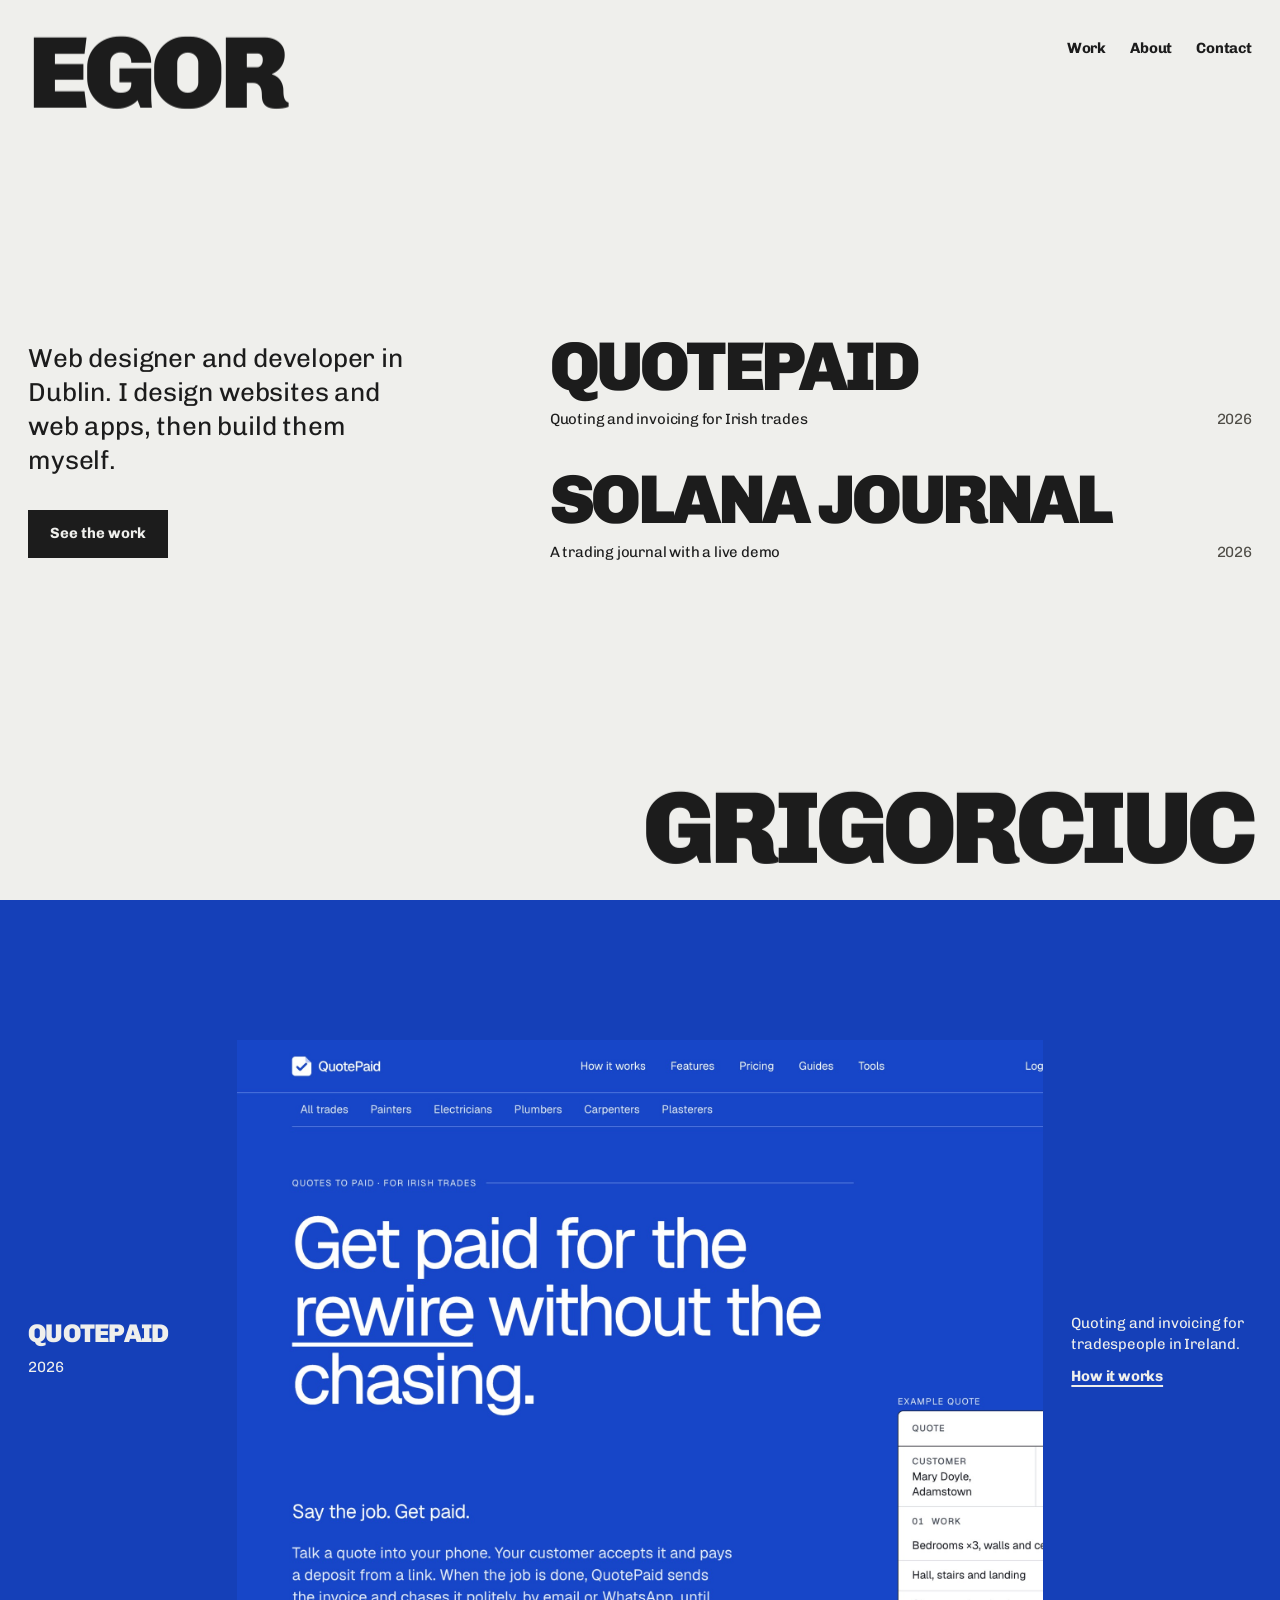
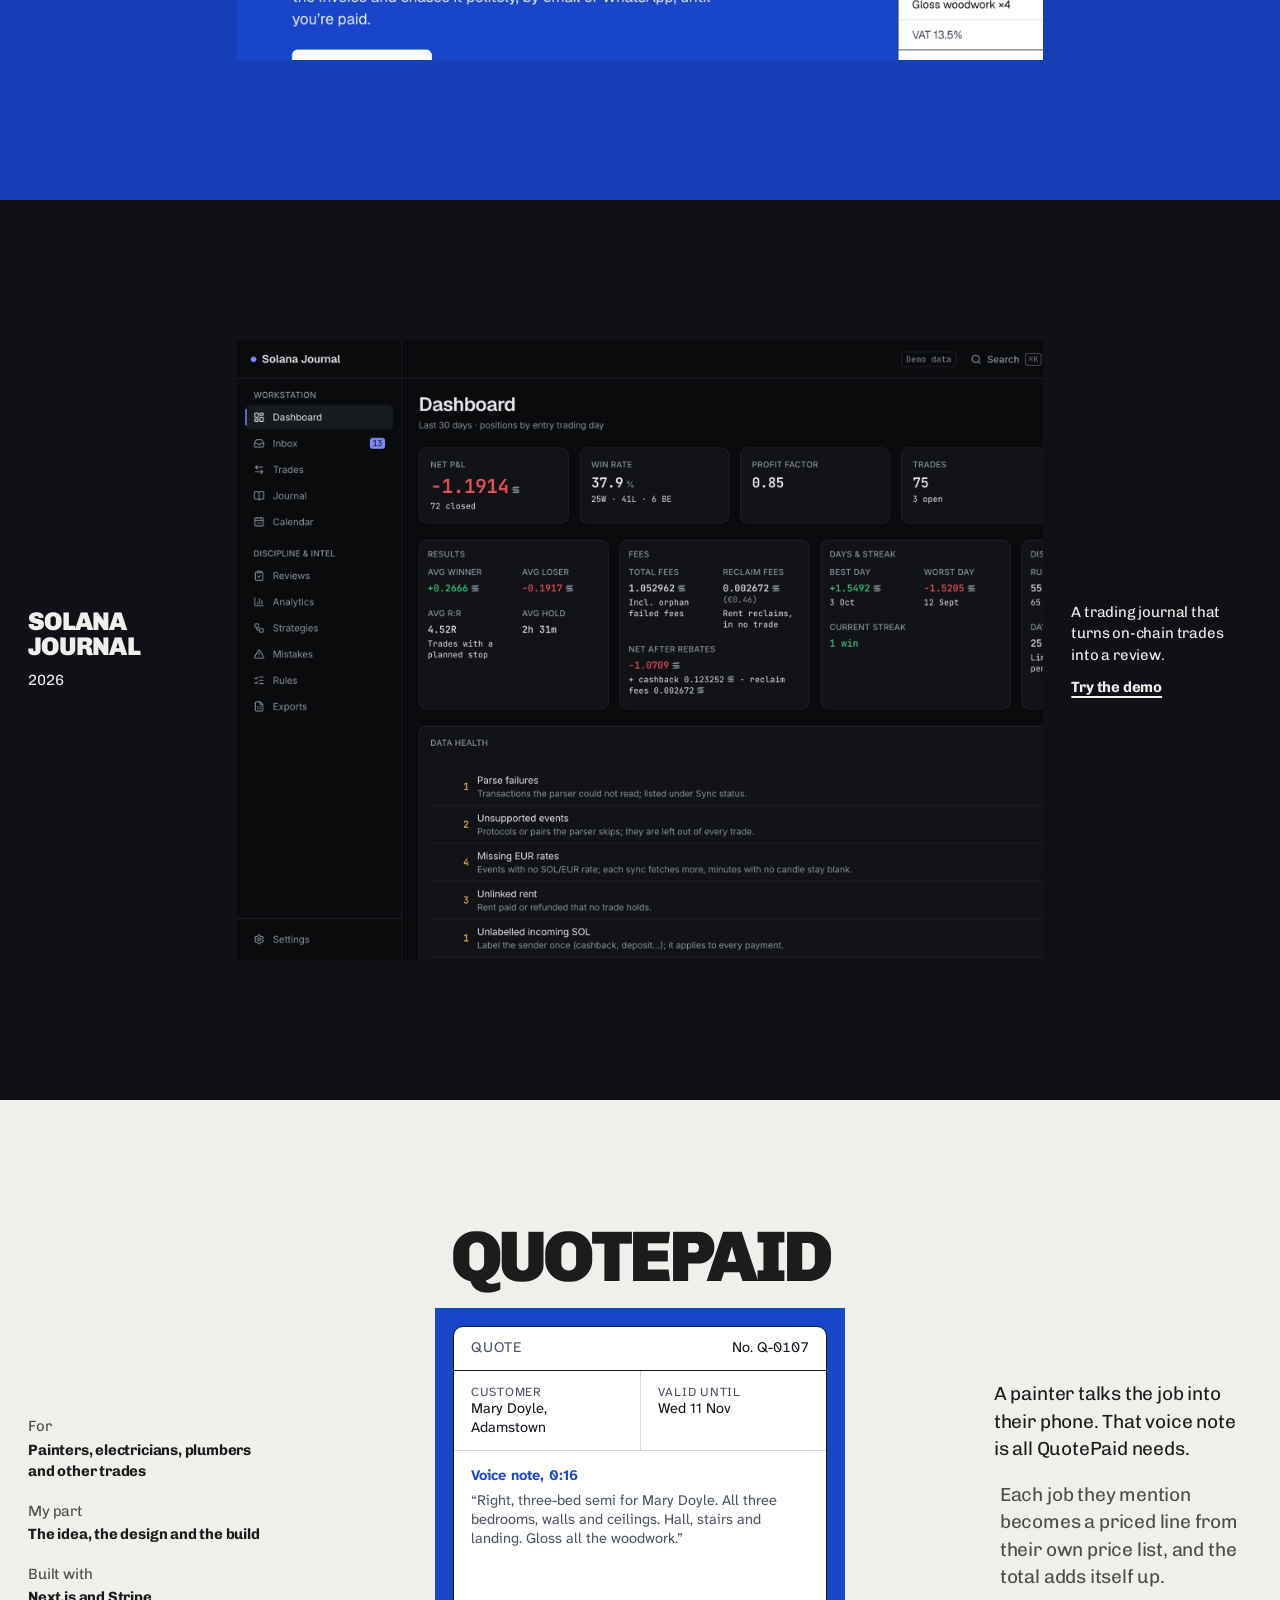
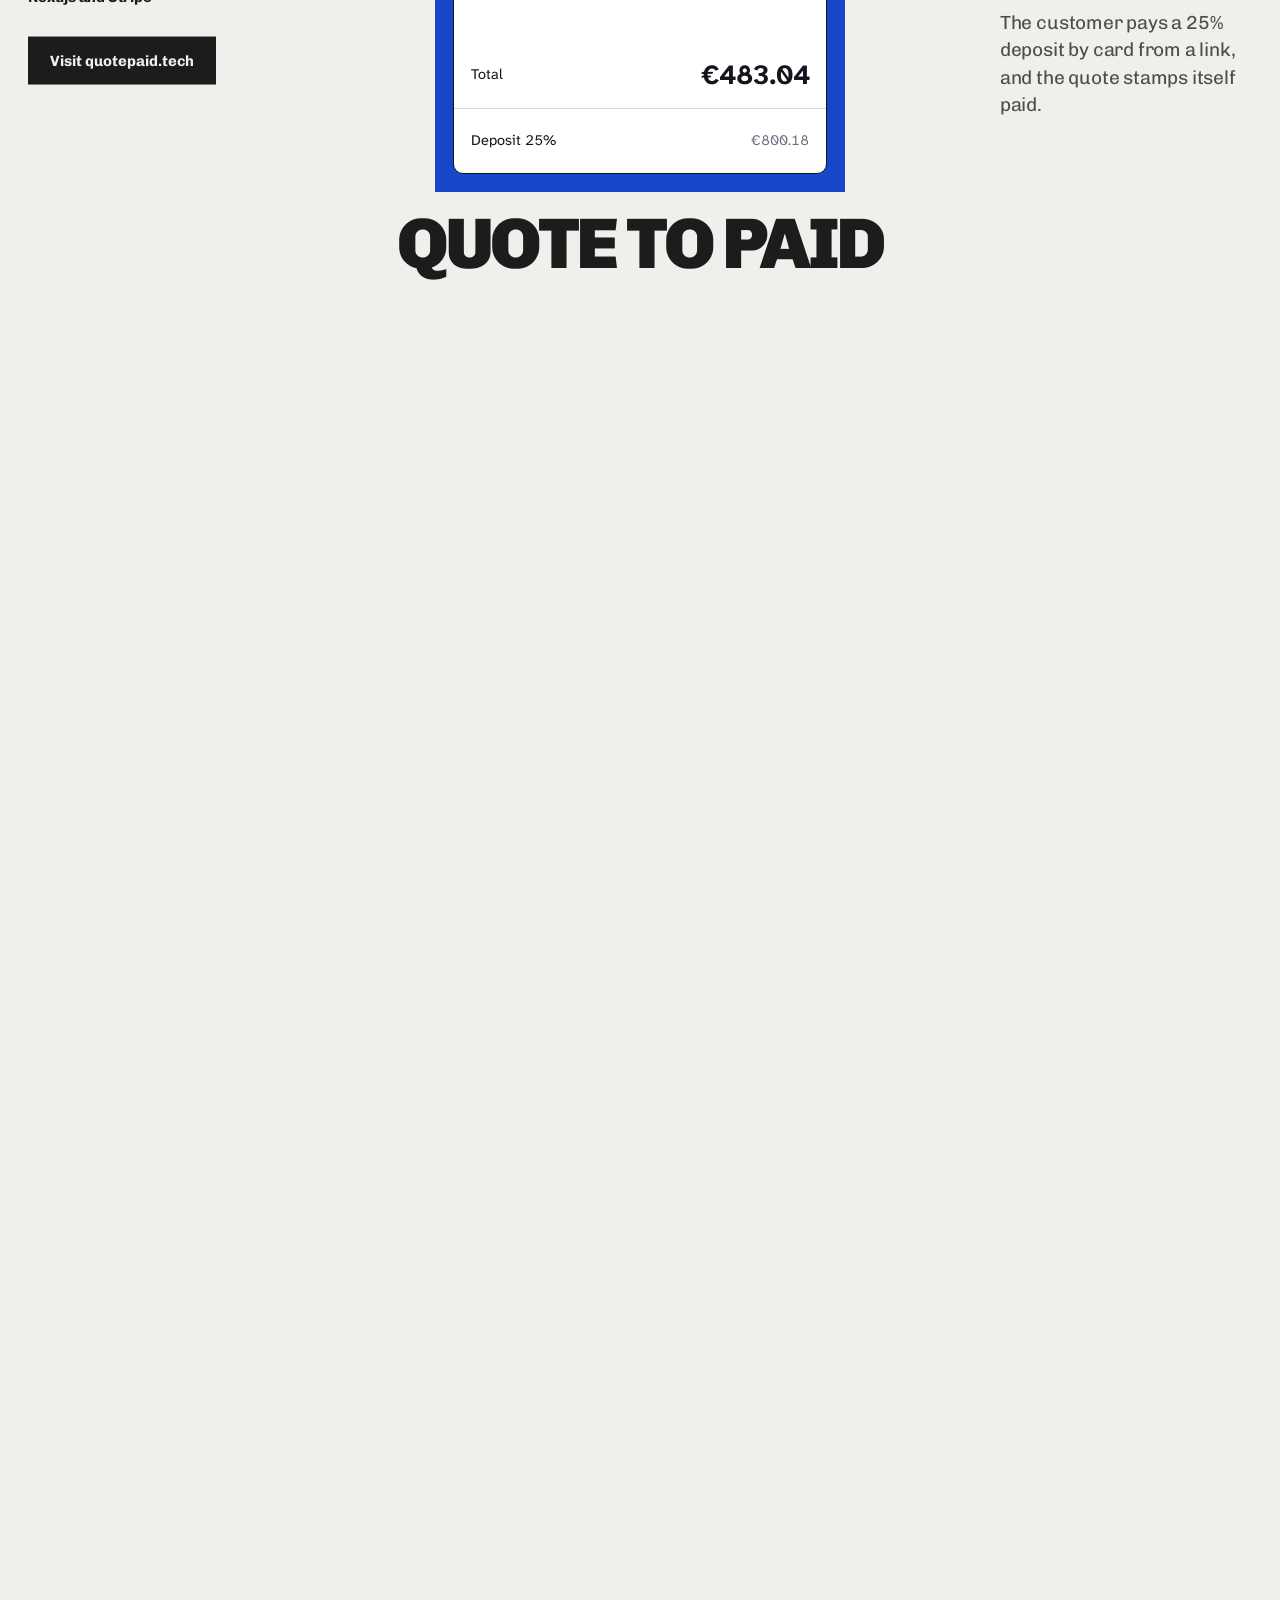
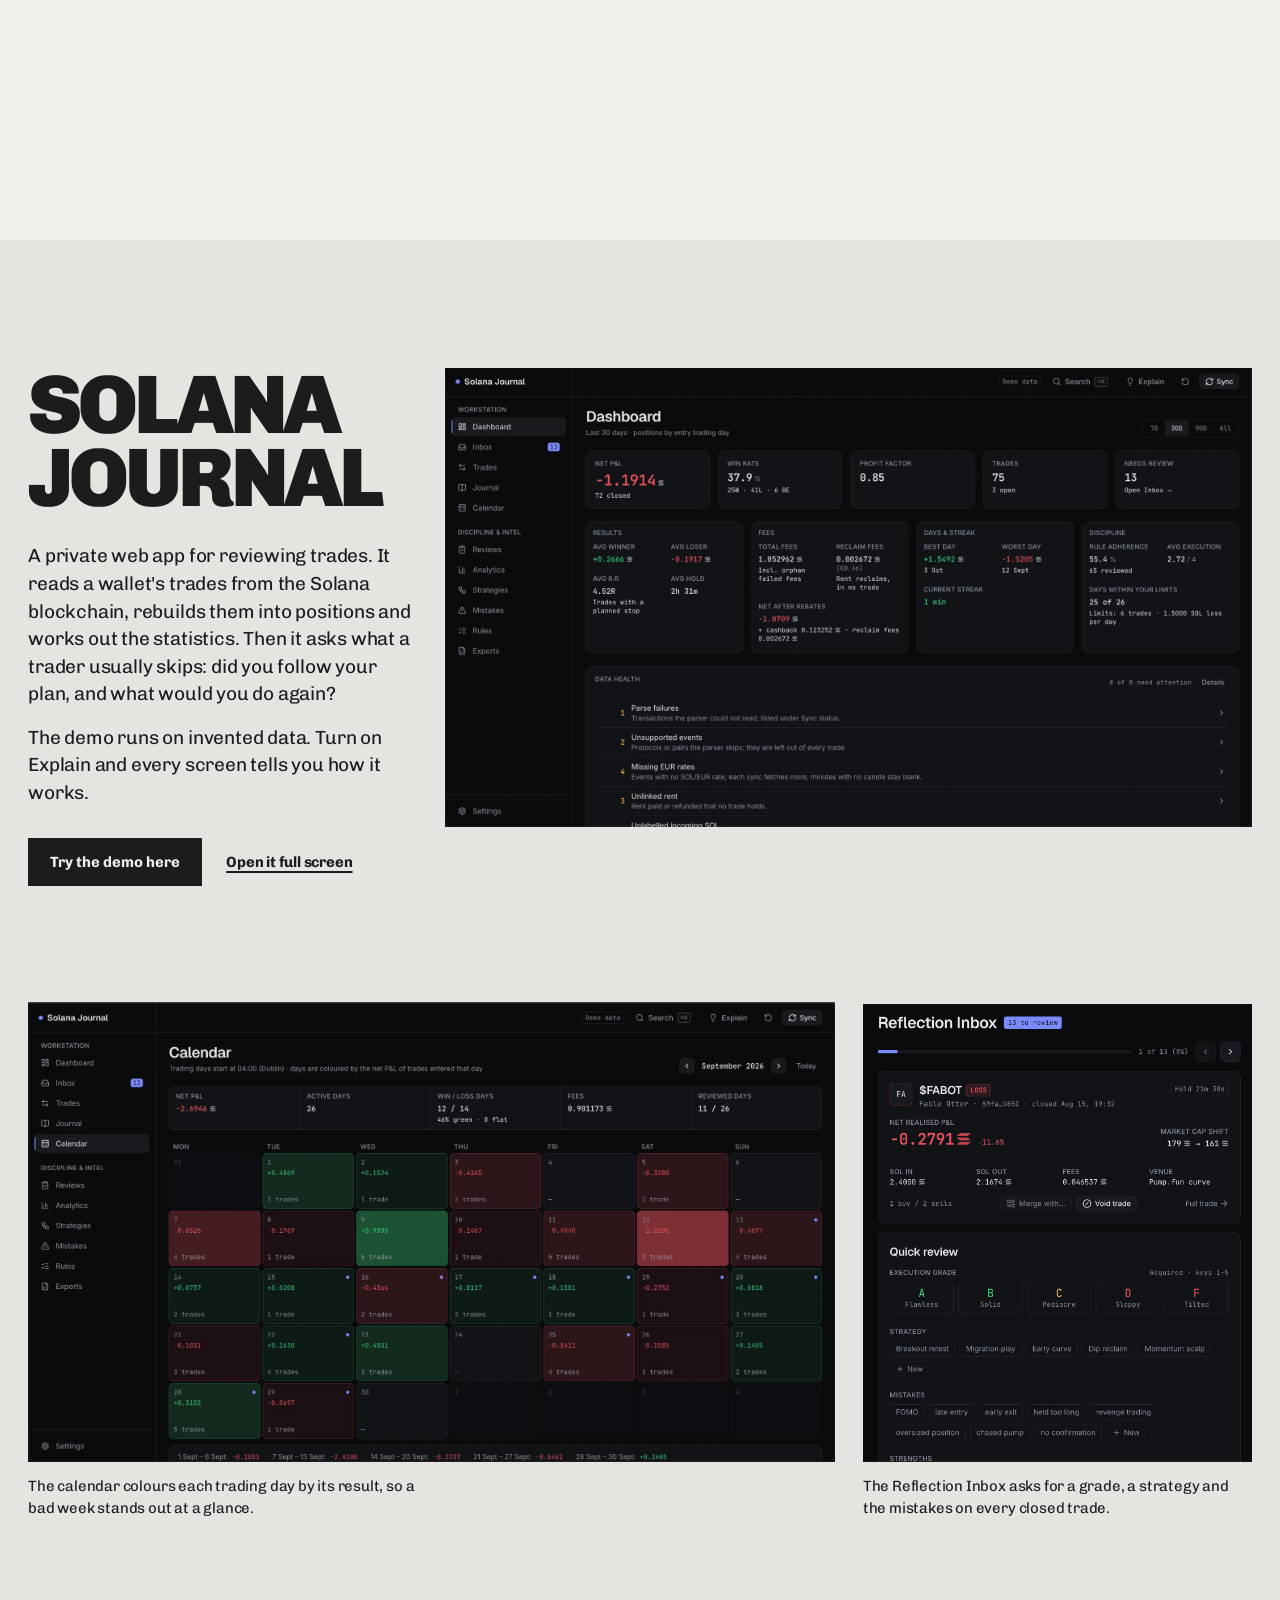
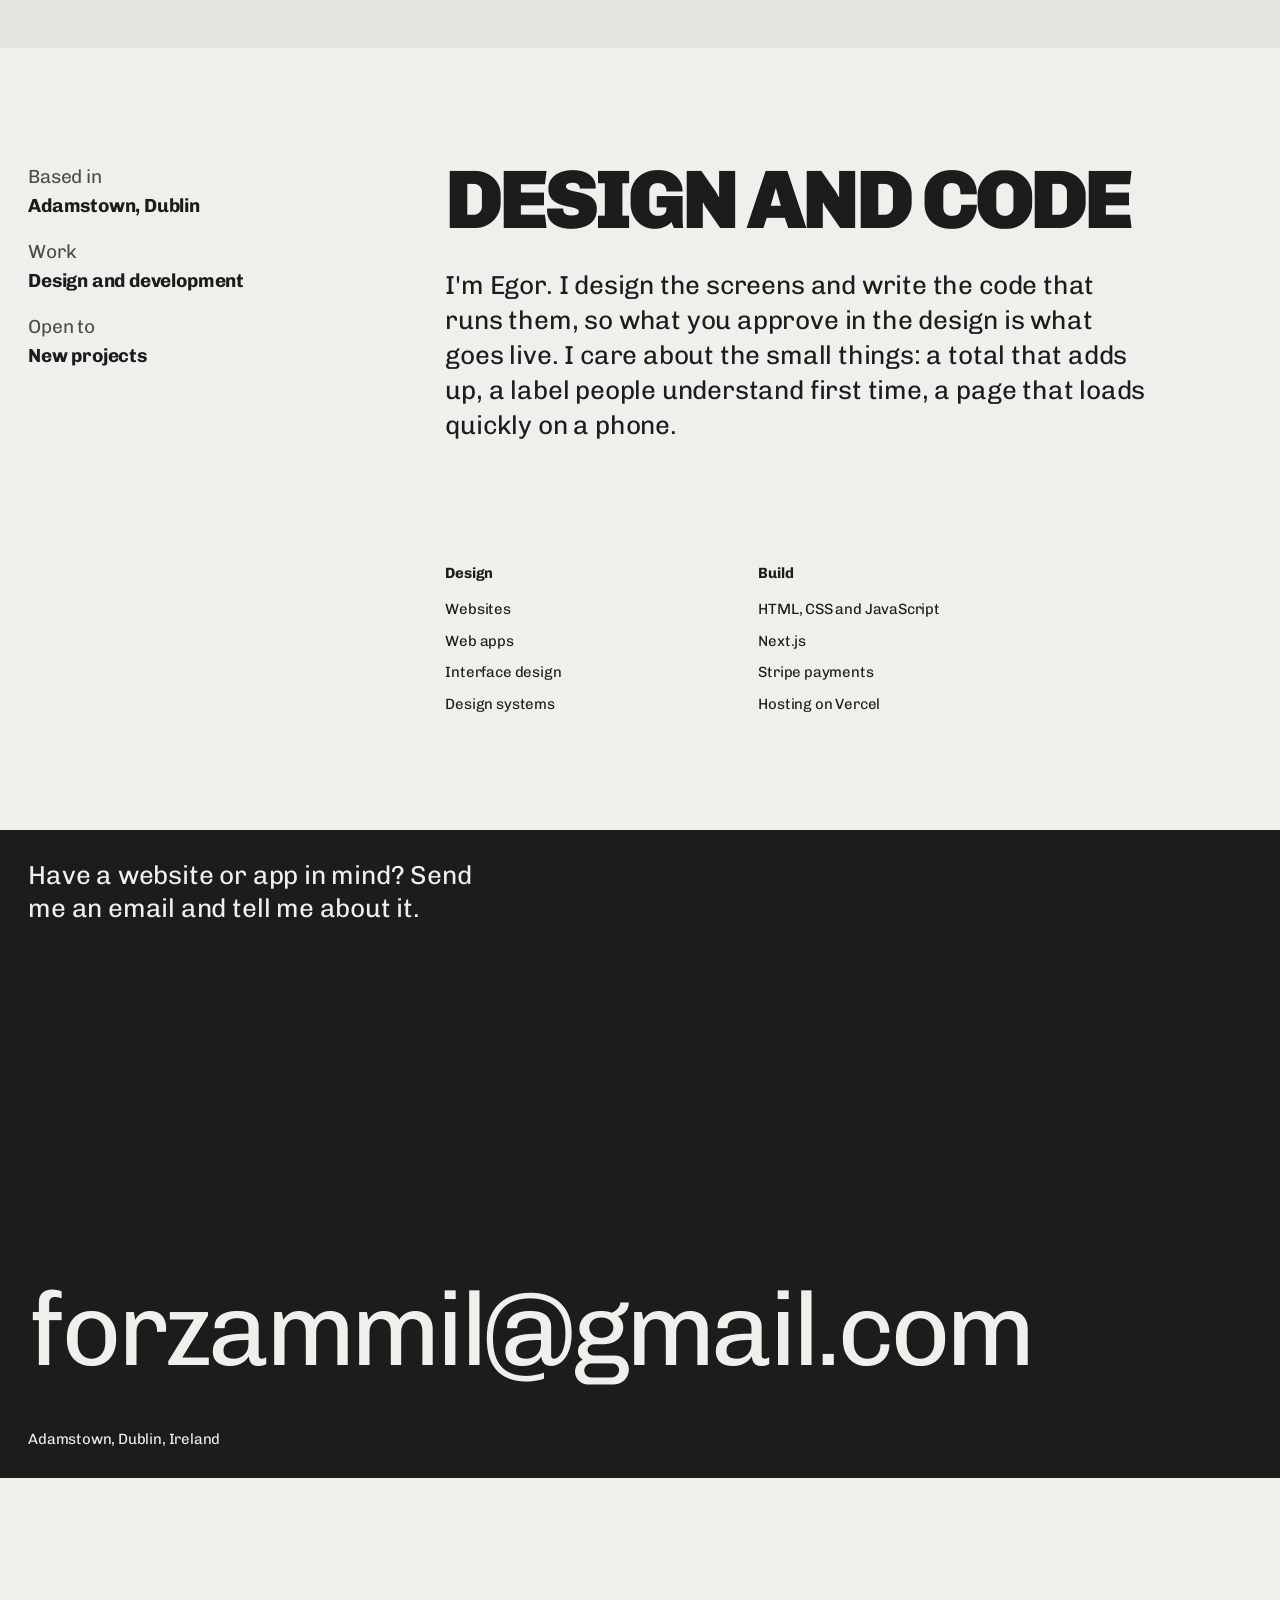
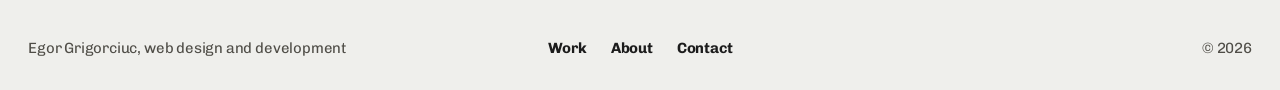
<file: index.html>
<!DOCTYPE html>
<html lang="en-IE">
<head>
  <meta charset="UTF-8">
  <meta name="viewport" content="width=device-width, initial-scale=1">
  <meta name="theme-color" content="#efefec">
  <title>Egor Grigorciuc, web designer and developer</title>
  <meta name="description" content="Egor Grigorciuc designs websites and web apps in Dublin, then builds them himself. Work includes QuotePaid and Solana Journal.">
  <link rel="preconnect" href="https://fonts.googleapis.com">
  <link rel="preconnect" href="https://fonts.gstatic.com" crossorigin>
  <link href="https://fonts.googleapis.com/css2?family=Atkinson+Hyperlegible+Next:wght@400;700&amp;family=Chivo:wght@400;700;900&amp;display=swap" rel="stylesheet">
  <script>document.documentElement.classList.add("js");</script>
  <style>
    :root {
      --bg: #efefec;
      --surface: #e4e4e0;
      --ink: #1c1c1c;
      --muted: #4f4d47;
      --qp: #1747c8;
      --qp-deep: #1540b8;
      --sj: #101116;

      --font: "Chivo", "Helvetica Neue", Arial, sans-serif;
      --font-ui: "Atkinson Hyperlegible Next", "Atkinson Hyperlegible", Arial, sans-serif;
      --step-small: clamp(0.875rem, 0.85rem + 0.1vw, 0.9375rem);
      --step-body: clamp(1.0625rem, 1rem + 0.25vw, 1.1875rem);
      --step-lead: clamp(1.25rem, 1.1rem + 0.7vw, 1.625rem);
      --step-head: clamp(2.5rem, 1.2rem + 5vw, 5.5rem);
      --step-name: clamp(3rem, 8vw, 8rem);

      --m: clamp(16px, 2.2vw, 32px);
      --zone: calc(var(--step-name) * 0.82 + var(--m) * 2);
      --ease: cubic-bezier(0.2, 0.7, 0.2, 1);
    }

    *, *::before, *::after { box-sizing: border-box; }

    html { scroll-behavior: smooth; }

    body {
      margin: 0;
      background: var(--bg);
      color: var(--ink);
      font-family: var(--font);
      font-size: var(--step-body);
      line-height: 1.45;
      letter-spacing: -0.01em;
      -webkit-font-smoothing: antialiased;
    }

    img { display: block; max-width: 100%; }
    a { color: inherit; }
    p { margin: 0; }

    :focus-visible { outline: 3px solid currentColor; outline-offset: 3px; }
    ::selection { background: var(--ink); color: var(--bg); }

    .sr-only {
      position: absolute; width: 1px; height: 1px; overflow: hidden;
      clip: rect(0 0 0 0); white-space: nowrap;
    }

    .skip {
      position: fixed; z-index: 50; top: var(--m); left: var(--m);
      padding: 12px 16px; background: var(--ink); color: var(--bg);
      font-weight: 700; text-decoration: none;
      transform: translateY(-200%);
    }
    .skip:focus { transform: none; }

    .grid {
      display: grid;
      grid-template-columns: repeat(12, minmax(0, 1fr));
      column-gap: var(--m);
      padding-inline: var(--m);
    }

    .display {
      margin: 0;
      font-weight: 900;
      letter-spacing: -0.05em;
      line-height: 0.88;
      text-transform: uppercase;
    }

    .btn {
      display: inline-flex;
      align-items: center;
      justify-content: center;
      min-height: 48px;
      padding: 0 22px;
      border: 0;
      background: var(--ink);
      color: var(--bg);
      font: 700 var(--step-small)/1 var(--font);
      letter-spacing: 0;
      text-decoration: none;
      cursor: pointer;
      transition: transform 160ms var(--ease);
    }
    .btn:hover { transform: translateY(-2px); }
    .btn:active { transform: translateY(0) scale(0.98); }

    .link {
      font-weight: 700;
      text-decoration: underline;
      text-decoration-thickness: 2px;
      text-underline-offset: 4px;
      transition: text-underline-offset 160ms var(--ease);
    }
    .link:hover { text-underline-offset: 7px; }

    /* ---------- The pinned run: hero and the two projects ---------- */

    .run { position: relative; }

    .pin-track {
      position: absolute;
      inset: 0;
      z-index: 5;
      pointer-events: none;
    }
    .pin { position: sticky; top: 0; height: 100svh; }

    .pin .name {
      display: inline-block;
      padding: var(--m) 0 0 var(--m);
      font-size: var(--step-name);
      pointer-events: auto;
    }
    .pin .first { position: relative; display: inline-block; }
    .pin .last { position: absolute; right: var(--m); bottom: var(--m); }
    .lag .pin .first, .lag .pin .last { will-change: transform; }

    /* With script on, the real heading stays for screen readers and selection, and each panel
       draws its own copy of the name in its ink: pinned to the screen with sticky and clipped
       to the panel, so the ink changes exactly where a panel edge crosses the letters, and the
       browser does it while scrolling with no script involved (smooth on phones). */
    .js .pin-track .name { color: transparent; }
    .ink {
      position: absolute;
      top: -100svh;
      bottom: -100svh;
      left: 0;
      right: 0;
      z-index: 5;
      pointer-events: none;
    }
    /* The last panel's copy lets go when the panel does, so the name scrolls away with it. */
    .run > .panel:last-child .ink { bottom: 0; }
    .ink .name { pointer-events: none; }

    .panel {
      position: relative;
      height: 100svh;
      min-height: 560px;
      overflow: hidden;
      overflow: clip; /* clip, not hidden, so the sticky name inside still pins to the screen */
    }

    /* Hero: a type poster with the index of the work */
    .panel--hero { background: var(--bg); }

    .hero-nav {
      position: absolute;
      top: calc(var(--m) + 0.6rem);
      right: var(--m);
      display: flex;
      gap: 24px;
    }
    .hero-nav a {
      font-size: var(--step-small);
      font-weight: 700;
      text-decoration: none;
    }
    .hero-nav a:hover { text-decoration: underline; text-underline-offset: 4px; }

    .hero-body {
      position: absolute;
      inset: var(--zone) 0;
      align-items: center;
    }

    .hero-copy { grid-column: 1 / 5; }
    .hero-copy p { font-size: var(--step-lead); line-height: 1.3; max-width: 30ch; }
    .hero-copy .btn { margin-top: 32px; }

    .index {
      grid-column: 6 / 13;
      margin: 0;
      padding: 0;
      list-style: none;
      display: grid;
      gap: clamp(24px, 3vw, 44px);
    }
    .index a {
      display: grid;
      grid-template-columns: 1fr auto;
      align-items: end;
      column-gap: 24px;
      text-decoration: none;
    }
    .index__name {
      grid-column: 1 / -1;
      font-size: min(var(--step-head), 5.4vw);
      transition: transform 260ms var(--ease);
    }
    .index__what { margin-top: 12px; font-size: var(--step-small); }
    .index__year {
      margin-top: 12px;
      font-size: var(--step-small);
      color: var(--muted);
      font-variant-numeric: tabular-nums;
    }
    .index a:hover .index__name,
    .index a:focus-visible .index__name { transform: translateX(14px); }

    /* Project panels */
    .panel--qp { background: var(--qp-deep); color: var(--bg); }
    .panel--sj { background: var(--sj); color: var(--bg); }

    .plate {
      position: absolute;
      inset: var(--zone) 0;
      align-items: center;
    }
    .plate__shot {
      grid-column: 3 / 11;
      grid-row: 1;
      height: 100%;
      overflow: hidden;
      align-self: center;
    }
    .plate__shot img {
      width: 100%; height: 100%;
      object-fit: cover; object-position: top left;
    }
    .plate__title { grid-column: 1 / 3; grid-row: 1; align-self: center; }
    .plate__title h2 {
      margin: 0;
      font-size: clamp(1.375rem, 2vw, 1.875rem);
      font-weight: 900;
      letter-spacing: -0.03em;
      line-height: 1;
      text-transform: uppercase;
    }
    .plate__title p { margin-top: 10px; font-size: var(--step-small); }
    .plate__fact { grid-column: 11 / 13; grid-row: 1; align-self: center; font-size: var(--step-small); }
    .plate__fact .link { display: inline-block; margin-top: 10px; }

    /* ---------- QuotePaid: the quote fills in as you scroll ---------- */

    .story { position: relative; height: 260svh; background: var(--bg); }
    .story__stage {
      position: sticky;
      top: 0;
      height: 100svh;
      display: grid;
      align-content: center;
      justify-items: center;
      padding: var(--m);
    }
    .story__top, .story__bottom {
      font-size: clamp(2.5rem, 5.6vw, 5.5rem);
      text-align: center;
    }
    .story__top { margin-bottom: 20px; }
    .story__bottom { margin-top: 20px; }

    .story__frame {
      width: min(32vw, 480px);
      padding: clamp(14px, 1.4vw, 22px);
      background: var(--qp);
    }

    /* The quote itself, built in the product's own type and lines */
    .qcard {
      background: #ffffff;
      color: #12161c;
      font-family: var(--font-ui);
      font-size: clamp(0.8125rem, 0.55rem + 0.45vw, 0.9375rem);
      letter-spacing: 0;
      line-height: 1.3;
      border: 1px solid #12161c; /* taste-skill-ignore: the product's own quote card */
      border-radius: 10px;
      overflow: hidden;
    }
    .qrow {
      display: flex;
      justify-content: space-between;
      align-items: center;
      gap: 12px;
      padding: 0.85em 1.15em;
    }
    .qhead { border-bottom: 1px solid #12161c; } /* taste-skill-ignore: the product's own quote card */
    .qhead span:first-child, .qmeta small { letter-spacing: 0.06em; color: #4a5260; }
    .qhead span:last-child { font-variant-numeric: tabular-nums; }
    .qmeta {
      display: grid;
      grid-template-columns: 1fr 1fr;
      border-bottom: 1px solid #d5d9de; /* taste-skill-ignore: the product's own quote card */
    }
    .qmeta div { padding: 0.85em 1.15em; }
    .qmeta div + div { border-left: 1px solid #d5d9de; } /* taste-skill-ignore: the product's own quote card */
    .qmeta small { display: block; font-size: 0.85em; }

    .qbody { position: relative; min-height: 13.2em; }
    .qnote {
      position: absolute;
      inset: 0;
      padding: 1.1em 1.15em;
      color: #4a5260;
      transition: opacity 400ms var(--ease), transform 400ms var(--ease);
    }
    .qnote strong { display: block; margin-bottom: 0.4em; color: #1747c8; }
    .qline {
      border-bottom: 1px solid #e3e6ea; /* taste-skill-ignore: the product's own quote card */
      font-variant-numeric: tabular-nums;
      transition: opacity 420ms var(--ease), transform 420ms var(--ease);
      transition-delay: calc(var(--i) * 140ms);
    }
    .qline--vat { color: #4a5260; border-bottom-color: #12161c; }

    .qtotal { padding-block: 1em; border-bottom: 1px solid #d5d9de; } /* taste-skill-ignore: the product's own quote card */
    .qtotal strong {
      font-size: 1.9em;
      font-weight: 700;
      letter-spacing: -0.02em;
      font-variant-numeric: tabular-nums;
    }
    .qdep { position: relative; min-height: 4.4em; font-variant-numeric: tabular-nums; }
    .qdep > span:last-child { transition: color 300ms var(--ease); }
    .stamp {
      position: absolute;
      left: 50%;
      top: 50%;
      padding: 0.15em 0.8em 0.3em;
      border: 3px solid #1c7a43;
      border-radius: 6px;
      color: #1c7a43;
      font-weight: 700;
      font-size: 1.35em;
      letter-spacing: 0.14em;
      line-height: 1.1;
      text-align: center;
      text-transform: uppercase;
      transform: translate(-50%, -50%) rotate(-6deg);
      transition: opacity 260ms var(--ease), transform 420ms cubic-bezier(0.3, 1.6, 0.5, 1);
    }
    .stamp small { display: block; font-size: 0.45em; letter-spacing: 0.08em; font-weight: 400; }

    /* Stage 1: only the voice note. Stage 2: priced lines. Stage 3: deposit paid. */
    .js .story__stage[data-stage="1"] .qline { opacity: 0; transform: translateY(10px); transition-delay: 0ms; }
    .js .story__stage:not([data-stage="1"]) .qnote { opacity: 0; transform: translateY(-8px); pointer-events: none; }
    .js .story__stage:not([data-stage="3"]) .stamp { opacity: 0; transform: translate(-50%, -50%) rotate(-14deg) scale(1.8); }
    .js .story__stage:not([data-stage="3"]) .qdep > span:last-child { color: #6b7380; }

    .story__side {
      position: absolute;
      top: 50%;
      width: min(28ch, calc((100% - 30vw) / 2 - var(--m) * 3));
      transform: translateY(-50%);
      font-size: var(--step-small);
    }
    .story__facts { left: var(--m); }
    .story__notes { right: var(--m); }

    .facts { margin: 0; display: grid; gap: 18px; }
    .facts dt { color: var(--muted); }
    .facts dd { margin: 2px 0 0; font-weight: 700; }
    .story__facts .btn { margin-top: 28px; }

    .notes { margin: 0; padding: 0; list-style: none; display: grid; gap: 18px; }
    .notes li {
      font-size: var(--step-body);
      color: var(--muted);
      transition: color 300ms var(--ease), transform 300ms var(--ease);
    }
    .notes li.is-on { color: var(--ink); transform: translateX(-6px); }
    html:not(.js) .notes li { color: var(--ink); }


    .story__extra {
      display: none;
      width: min(100%, 520px);
      margin-top: 20px;
      text-align: center;
    }
    .story__extra .notes li { display: none; transform: none; }
    .story__extra .notes li.is-on,
    html:not(.js) .story__extra .notes li { display: block; color: var(--ink); }
    .story__extra .btn { margin-top: 16px; }

    /* ---------- Solana Journal: try it here ---------- */

    .sj { padding-block: clamp(96px, 10vw, 150px); background: var(--surface); }
    .sj__head { grid-column: 1 / 5; align-self: start; }
    .sj__head h2 { font-size: var(--step-head); }
    .sj__head p { margin-top: 28px; max-width: 40ch; }
    .sj__head p + p { margin-top: 16px; }
    .sj__actions {
      display: flex;
      flex-wrap: wrap;
      align-items: center;
      gap: 16px 24px;
      margin-top: 32px;
    }
    .sj__actions .link { font-size: var(--step-small); }

    .sj__frame {
      grid-column: 5 / 13;
      position: relative;
      aspect-ratio: 2000 / 1138;
      overflow: hidden;
      background: var(--sj);
    }
    .sj__frame img, .sj__frame iframe {
      position: absolute; inset: 0;
      width: 100%; height: 100%;
      border: 0;
      object-fit: cover; object-position: top left;
    }

    .sj__plates {
      grid-column: 1 / 13;
      display: grid;
      grid-template-columns: repeat(12, minmax(0, 1fr));
      column-gap: var(--m);
      margin-top: clamp(80px, 9vw, 140px);
    }
    .sj__plates figure { margin: 0; }
    .sj__plates figure:first-child { grid-column: 1 / 9; }
    .sj__plates figure:last-child { grid-column: 9 / 13; align-self: end; }
    .sj__plates .pic { overflow: hidden; background: var(--sj); }
    .sj__plates figure:first-child .pic { aspect-ratio: 2000 / 1143; }
    .sj__plates figure:last-child .pic { aspect-ratio: 1372 / 1616; }
    .sj__plates img { width: 100%; height: 100%; object-fit: cover; object-position: top left; }
    .sj__plates figcaption { margin-top: 14px; max-width: 46ch; font-size: var(--step-small); }

    /* ---------- About ---------- */

    .about { padding-block: clamp(96px, 9vw, 140px); }
    .about__facts { grid-column: 1 / 4; }
    .about__body { grid-column: 5 / 12; }
    .about__body h2 { font-size: var(--step-head); }
    .about__body p {
      margin-top: 32px;
      font-size: var(--step-lead);
      line-height: 1.35;
      max-width: 44ch;
    }
    .about__record {
      grid-column: 1 / 13;
      display: grid;
      grid-template-columns: subgrid;
      margin-top: 120px;
    }
    .record { grid-column: span 3; }
    .record:first-child { grid-column: 5 / 8; }
    .record h3 { margin: 0 0 14px; font-size: var(--step-small); font-weight: 700; }
    .record ul { margin: 0; padding: 0; list-style: none; display: grid; gap: 10px; }
    .record li { font-size: var(--step-small); }

    /* ---------- Contact ---------- */

    .contact {
      position: relative;
      min-height: 72svh;
      padding: var(--m);
      background: var(--ink);
      color: var(--bg);
    }
    .contact h2 {
      margin: 0;
      max-width: 30ch;
      font-size: var(--step-lead);
      font-weight: 400;
      line-height: 1.3;
    }
    .contact__mail {
      position: absolute;
      left: var(--m);
      right: var(--m);
      bottom: calc(var(--m) * 2 + 2.5rem);
      display: block;
      font-size: 8.1vw;
      font-weight: 400;
      letter-spacing: -0.045em;
      line-height: 1;
      text-decoration: none;
      white-space: nowrap;
      transition: color 200ms var(--ease);
    }
    .contact__mail:hover { color: #ffffff; }
    .contact__mail .at-break { display: none; }
    .contact__foot {
      position: absolute;
      left: var(--m);
      right: var(--m);
      bottom: var(--m);
      display: flex;
      justify-content: space-between;
      gap: 16px;
      font-size: var(--step-small);
    }

    /* ---------- Footer ---------- */

    .foot {
      display: grid;
      grid-template-columns: 1fr auto 1fr;
      align-items: baseline;
      gap: 24px;
      padding: 160px var(--m) 30px;
      font-size: var(--step-small);
      color: var(--muted);
    }
    .foot nav { display: flex; gap: 24px; }
    .foot nav a { color: var(--ink); font-weight: 700; text-decoration: none; }
    .foot nav a:hover { text-decoration: underline; text-underline-offset: 4px; }
    .foot p:last-child { justify-self: end; }

    /* ---------- Entrances ---------- */

    .js .rise {
      opacity: 0;
      transform: translateY(24px);
      transition: opacity 700ms var(--ease), transform 700ms var(--ease);
      transition-delay: var(--d, 0ms);
    }
    .js .rise.is-in { opacity: 1; transform: none; }

    /* ---------- Tablet ---------- */

    @media (max-width: 1080px) {
      .plate { grid-template-rows: auto 1fr auto; align-items: stretch; }
      .plate__title { grid-column: 1 / 13; grid-row: 1; align-self: start; }
      .plate__shot { grid-column: 1 / 13; grid-row: 2; margin-top: 16px; }
      .plate__fact { grid-column: 1 / 13; grid-row: 3; margin-top: 16px; }

      .hero-copy { grid-column: 1 / 13; align-self: end; }
      .index { grid-column: 1 / 13; align-self: start; margin-top: 88px; }
      .index__name { font-size: var(--step-head); }
      .hero-body { grid-template-rows: auto auto; align-content: center; }

      .story__side { display: none; }
      .story__extra { display: block; }
      .story__frame { width: min(64vw, 420px); }
    }

    /* ---------- Phone ---------- */

    @media (max-width: 760px) {
      :root {
        --step-name: 12.4vw;
        --zone: calc(12.4vw * 0.82 + 32px);
        --step-small: 0.875rem;
        --step-body: 1.125rem;
        --step-lead: 1.25rem;
        --step-head: 2.5rem;
      }

      .panel { min-height: 0; }

      .hero-nav { top: var(--m); gap: 14px; }
      .hero-nav a:not(:last-child) { display: none; }
      .hero-copy .btn { width: 100%; margin-top: 24px; }
      .index { margin-top: 88px; gap: 28px; }
      .index__name { font-size: var(--step-head); }
      .index__what, .index__year { margin-top: 6px; }

      .plate { gap: 0; }
      .plate__title h2 { font-size: var(--step-lead); }
      .plate__title p { margin-top: 4px; }
      .plate__fact { margin-top: 12px; }

      .story__top, .story__bottom { font-size: var(--step-head); }
      .story__frame { width: min(100%, 380px); padding: 12px; }
      .qcard { font-size: 0.8125rem; }

      .sj__head, .sj__frame { grid-column: 1 / 13; }
      .sj__frame { margin-top: 40px; }
      .sj__plates figure:first-child,
      .sj__plates figure:last-child { grid-column: 1 / 13; }
      .sj__plates figure:last-child { margin-top: 48px; }

      .about__facts, .about__body { grid-column: 1 / 13; }
      .about__body { grid-row: 1; }
      .about__facts .facts { grid-template-columns: 1fr 1fr; margin-top: 48px; }
      .about__record { margin-top: 48px; row-gap: 40px; }
      .record, .record:first-child { grid-column: 1 / 13; }

      .contact { min-height: 80svh; }
      .contact__mail {
        top: 47svh;
        bottom: auto;
        font-size: 11.5vw;
        white-space: normal;
      }
      .contact__mail .at-break { display: inline; }
      .contact__foot { flex-direction: column; gap: 12px; }

      .foot { grid-template-columns: 1fr; gap: 8px; padding-top: 96px; padding-bottom: 24px; }
      .foot p:last-child { justify-self: start; }
    }

    @media (prefers-reduced-motion: reduce) {
      html { scroll-behavior: auto; }
      *, *::before, *::after {
        animation: none !important;
        transition-duration: 0.01ms !important;
        transition-delay: 0ms !important;
      }
      .js .rise { opacity: 1; transform: none; }
    }
  </style>
</head>
<body>
  <a class="skip" href="#work-qp">Skip to the work</a>

  <main>
    <section class="run" id="work" aria-label="Egor Grigorciuc and selected work">
      <div class="pin-track">
        <div class="pin">
          <h1 class="display name">
            <span class="first"><span class="w" data-text="Egor">Egor</span></span>
            <span class="last"><span class="w" data-text="Grigorciuc">Grigorciuc</span></span>
            <span class="sr-only">, web designer and developer</span>
          </h1>
        </div>
      </div>

      <div class="panel panel--hero" data-ink="var(--ink)">
        <nav class="hero-nav" aria-label="Main">
          <a href="#quotepaid">Work</a>
          <a href="#about">About</a>
          <a href="#contact">Contact</a>
        </nav>

        <div class="hero-body grid">
          <div class="hero-copy">
            <p class="rise">Web designer and developer in Dublin. I design websites and web apps, then build them myself.</p>
            <a class="btn rise" style="--d:90ms" href="#work-qp">See the work</a>
          </div>

          <ul class="index" aria-label="Selected work">
            <li class="rise" style="--d:160ms">
              <a href="#quotepaid">
                <span class="display index__name">QuotePaid</span>
                <span class="index__what">Quoting and invoicing for Irish trades</span>
                <span class="index__year">2026</span>
              </a>
            </li>
            <li class="rise" style="--d:240ms">
              <a href="#solana">
                <span class="display index__name">Solana Journal</span>
                <span class="index__what">A trading journal with a live demo</span>
                <span class="index__year">2026</span>
              </a>
            </li>
          </ul>
        </div>
      </div>

      <article class="panel panel--qp" id="work-qp" data-ink="var(--bg)" aria-labelledby="qp-title">
        <div class="plate grid">
          <div class="plate__title">
            <h2 id="qp-title">QuotePaid</h2>
            <p>2026</p>
          </div>
          <div class="plate__shot">
            <picture>
              <source media="(max-width: 760px)" srcset="assets/work/qp-hero-m.jpg" width="780" height="1688">
              <img src="assets/work/qp-hero.jpg" width="2400" height="1500" loading="lazy" alt="The QuotePaid homepage: a blue page headed 'Get paid for the job without the chasing', with an example quote for Mary Doyle in Adamstown.">
            </picture>
          </div>
          <div class="plate__fact">
            <p>Quoting and invoicing for tradespeople in Ireland.</p>
            <a class="link" href="#quotepaid">How it works</a>
          </div>
        </div>
      </article>

      <article class="panel panel--sj" id="work-sj" data-ink="var(--bg)" aria-labelledby="sj-plate-title">
        <div class="plate grid">
          <div class="plate__title">
            <h2 id="sj-plate-title">Solana Journal</h2>
            <p>2026</p>
          </div>
          <div class="plate__shot">
            <picture>
              <source media="(max-width: 760px)" srcset="assets/work/sj-dashboard-m.jpg" width="780" height="1688">
              <img src="assets/work/sj-dashboard.jpg" width="2400" height="1500" loading="lazy" alt="The Solana Journal dashboard in dark mode: net profit and loss, win rate, fees, streaks and rule adherence for the last 30 days.">
            </picture>
          </div>
          <div class="plate__fact">
            <p>A trading journal that turns on-chain trades into a review.</p>
            <a class="link" href="#solana">Try the demo</a>
          </div>
        </div>
      </article>
    </section>

    <section class="story" id="quotepaid" aria-labelledby="qp-story-title">
      <div class="story__stage" data-stage="3">
        <h2 class="display story__top" id="qp-story-title">QuotePaid</h2>

        <div class="story__frame">
          <div class="qcard" data-ui role="img" aria-label="A QuotePaid quote for Mary Doyle in Adamstown: bedrooms, walls and ceilings €1,350; hall, stairs and landing €850; gloss woodwork €620; VAT at 13.5% €380.70; total €3,200.70; a 25% deposit of €800.18, stamped paid.">
            <div class="qrow qhead"><span>QUOTE</span><span>No. Q-0107</span></div>
            <div class="qmeta">
              <div><small>CUSTOMER</small>Mary Doyle, Adamstown</div>
              <div><small>VALID UNTIL</small>Wed 11 Nov</div>
            </div>
            <div class="qbody">
              <p class="qnote"><strong>Voice note, 0:16</strong>“Right, three-bed semi for Mary Doyle. All three bedrooms, walls and ceilings. Hall, stairs and landing. Gloss all the woodwork.”</p>
              <div class="qrow qline" style="--i:0"><span>Bedrooms ×3, walls and ceilings</span><span>€1,350.00</span></div>
              <div class="qrow qline" style="--i:1"><span>Hall, stairs and landing</span><span>€850.00</span></div>
              <div class="qrow qline" style="--i:2"><span>Gloss woodwork ×4</span><span>€620.00</span></div>
              <div class="qrow qline qline--vat" style="--i:3"><span>VAT 13.5%</span><span>€380.70</span></div>
            </div>
            <div class="qrow qtotal"><span>Total</span><strong id="qp-total">€3,200.70</strong></div>
            <div class="qrow qdep">
              <span>Deposit 25%</span>
              <span class="stamp">Paid<small>12 Oct 2026, card</small></span>
              <span>€800.18</span>
            </div>
          </div>
        </div>

        <p class="display story__bottom" aria-hidden="true">Quote to paid</p>

        <div class="story__side story__facts">
          <dl class="facts">
            <div><dt>For</dt><dd>Painters, electricians, plumbers and other trades</dd></div>
            <div><dt>My part</dt><dd>The idea, the design and the build</dd></div>
            <div><dt>Built with</dt><dd>Next.js and Stripe</dd></div>
          </dl>
          <a class="btn" href="https://quotepaid.tech" target="_blank" rel="noopener">Visit quotepaid.tech</a>
        </div>

        <div class="story__side story__notes">
          <ol class="notes" aria-label="How a quote gets paid">
            <li data-n="1">A painter talks the job into their phone. That voice note is all QuotePaid needs.</li>
            <li data-n="2">Each job they mention becomes a priced line from their own price list, and the total adds itself up.</li>
            <li data-n="3">The customer pays a 25% deposit by card from a link, and the quote stamps itself paid.</li>
          </ol>
        </div>

        <div class="story__extra">
          <ol class="notes" aria-hidden="true">
            <li data-n="1">A painter talks the job into their phone. That voice note is all QuotePaid needs.</li>
            <li data-n="2">Each job they mention becomes a priced line, and the total adds itself up.</li>
            <li data-n="3">The customer pays a 25% deposit by card from a link, and the quote stamps itself paid.</li>
          </ol>
          <a class="btn" href="https://quotepaid.tech" target="_blank" rel="noopener">Visit quotepaid.tech</a>
        </div>
      </div>
    </section>

    <section class="sj" id="solana" aria-labelledby="sj-title">
      <div class="grid">
        <div class="sj__head">
          <h2 class="display rise" id="sj-title">Solana Journal</h2>
          <p class="rise" style="--d:80ms">A private web app for reviewing trades. It reads a wallet's trades from the Solana blockchain, rebuilds them into positions and works out the statistics. Then it asks what a trader usually skips: did you follow your plan, and what would you do again?</p>
          <p class="rise" style="--d:160ms">The demo runs on invented data. Turn on Explain and every screen tells you how it works.</p>
          <div class="sj__actions rise" style="--d:240ms">
            <a class="btn" id="sj-try" href="TradingJournalshowcase/index.html#/inbox">Try the demo here</a>
            <a class="link" href="TradingJournalshowcase/index.html" target="_blank" rel="noopener">Open it full screen</a>
          </div>
        </div>

        <div class="sj__frame rise" style="--d:120ms" id="sj-frame">
          <img src="assets/work/sj-main-dashboard.webp" width="2000" height="1138" loading="lazy" alt="The Solana Journal dashboard: net profit and loss, win rate, profit factor, trades and reviews waiting, then results, fees, streaks, discipline and a list of data health checks.">
        </div>

        <div class="sj__plates">
          <figure class="rise">
            <div class="pic"><img src="assets/work/sj-main-calendar.webp" width="2000" height="1143" loading="lazy" alt="The Calendar screen for September 2026: each trading day coloured green or red by its result, with the number of trades and a total for every week."></div>
            <figcaption>The calendar colours each trading day by its result, so a bad week stands out at a glance.</figcaption>
          </figure>
          <figure class="rise" style="--d:90ms">
            <div class="pic"><img src="assets/work/sj-main-inbox.jpg" width="1372" height="1616" loading="lazy" alt="The Reflection Inbox: a losing trade with its numbers, then a quick review asking for an execution grade from A to F, the strategy used and the mistakes made."></div>
            <figcaption>The Reflection Inbox asks for a grade, a strategy and the mistakes on every closed trade.</figcaption>
          </figure>
        </div>
      </div>
    </section>

    <section class="about" id="about" aria-labelledby="about-title">
      <div class="grid">
        <div class="about__facts">
          <dl class="facts rise">
            <div><dt>Based in</dt><dd>Adamstown, Dublin</dd></div>
            <div><dt>Work</dt><dd>Design and development</dd></div>
            <div><dt>Open to</dt><dd>New projects</dd></div>
          </dl>
        </div>

        <div class="about__body">
          <h2 class="display rise" id="about-title">Design and code</h2>
          <p class="rise" style="--d:80ms">I'm Egor. I design the screens and write the code that runs them, so what you approve in the design is what goes live. I care about the small things: a total that adds up, a label people understand first time, a page that loads quickly on a phone.</p>
        </div>

        <div class="about__record">
          <div class="record rise">
            <h3>Design</h3>
            <ul>
              <li>Websites</li>
              <li>Web apps</li>
              <li>Interface design</li>
              <li>Design systems</li>
            </ul>
          </div>
          <div class="record rise" style="--d:80ms">
            <h3>Build</h3>
            <ul>
              <li>HTML, CSS and JavaScript</li>
              <li>Next.js</li>
              <li>Stripe payments</li>
              <li>Hosting on Vercel</li>
            </ul>
          </div>
        </div>
      </div>
    </section>

    <section class="contact" id="contact" aria-labelledby="contact-title">
      <h2 id="contact-title" class="rise">Have a website or app in mind? Send me an email and tell me about it.</h2>
      <a class="contact__mail rise" style="--d:100ms" href="mailto:forzammil@gmail.com?subject=A%20new%20project">forzammil@<span class="at-break"><br></span>gmail.com</a>
      <div class="contact__foot">
        <p>Adamstown, Dublin, Ireland</p>
      </div>
    </section>
  </main>

  <footer class="foot">
    <p>Egor Grigorciuc, web design and development</p>
    <nav aria-label="Footer">
      <a href="#quotepaid">Work</a>
      <a href="#about">About</a>
      <a href="#contact">Contact</a>
    </nav>
    <p>© 2026</p>
  </footer>

  <script>
    (function () {
      var reduce = window.matchMedia("(prefers-reduced-motion: reduce)").matches;

      // Entrances: reveal each part once as it arrives.
      var risers = document.querySelectorAll(".rise");
      if ("IntersectionObserver" in window && !reduce) {
        var io = new IntersectionObserver(function (entries) {
          entries.forEach(function (e) {
            if (e.isIntersecting) { e.target.classList.add("is-in"); io.unobserve(e.target); }
          });
        }, { rootMargin: "0px 0px -10% 0px" });
        risers.forEach(function (el) { io.observe(el); });
      } else {
        risers.forEach(function (el) { el.classList.add("is-in"); });
      }

      // The pinned name takes the ink of the panel behind it: each panel gets its own copy,
      // which the CSS pins and clips to that panel.
      document.querySelectorAll(".run .panel").forEach(function (panel) {
        var ink = document.createElement("div");
        ink.className = "ink";
        ink.setAttribute("aria-hidden", "true");
        ink.style.color = panel.getAttribute("data-ink");
        ink.innerHTML = '<div class="pin"><p class="display name">' +
          '<span class="first"><span class="w">Egor</span></span>' +
          '<span class="last"><span class="w">Grigorciuc</span></span></p></div>';
        panel.insertBefore(ink, panel.firstChild);
      });

      // Each word trails the scroll and eases back into its corner, as if catching up.
      // GRIGORCIUC lags a little more than EGOR so the two don't move as one block.
      // Only with a mouse or trackpad: touch scrolling runs off the main thread, faster than
      // script can follow, so on phones the name stays put and the browser keeps it smooth.
      if (!reduce && window.matchMedia("(hover: hover) and (pointer: fine)").matches) startLag();
      function startLag() {
        document.documentElement.classList.add("lag");
        var words = [
          Array.prototype.slice.call(document.querySelectorAll(".pin .first")),
          Array.prototype.slice.call(document.querySelectorAll(".pin .last"))
        ];
        var EASE = [0.28, 0.22];  // share of the gap closed per 60fps frame
        var MAX_LAG = 56;         // px; however fast the scroll, the name trails by this much at most
        var runEl = document.querySelector(".run");
        var pos = [window.scrollY, window.scrollY];
        var running = false, lastT = 0;
        function lagStep(t) {
          var dt = lastT ? Math.min(64, t - lastT) : 16.7;
          lastT = t;
          var y = window.scrollY, moving = false;
          // The lag only applies while the name is pinned. It fades out over the last
          // MAX_LAG px of the pinned run, so there is no jump when the name is released.
          var released = runEl.offsetTop + runEl.offsetHeight - window.innerHeight;
          var hold = Math.max(0, Math.min(1, (released - y) / MAX_LAG));
          words.forEach(function (copies, i) {
            pos[i] = Math.max(y - MAX_LAG, Math.min(y + MAX_LAG, pos[i]));
            pos[i] += (y - pos[i]) * (1 - Math.pow(1 - EASE[i], dt / 16.7));
            var off = (pos[i] - y) * hold;
            if (Math.abs(pos[i] - y) < 0.3) { pos[i] = y; off = 0; } else moving = true;
            if (Math.abs(off) < 0.3) off = 0;
            var transform = off ? "translate3d(0," + off.toFixed(2) + "px,0)" : "";
            copies.forEach(function (word) { word.style.transform = transform; });
          });
          if (moving) requestAnimationFrame(lagStep);
          else { running = false; lastT = 0; }
        }
        function kick() {
          if (!running) { running = true; requestAnimationFrame(lagStep); }
        }
        window.addEventListener("scroll", kick, { passive: true });
        window.addEventListener("resize", kick);
      }

      // QuotePaid: the quote fills in as the page scrolls.
      var stage = document.querySelector(".story__stage");
      var notes = document.querySelectorAll(".story .notes li");
      var totalEl = document.getElementById("qp-total");
      var TOTAL = 3200.70;
      var fmt = new Intl.NumberFormat("en-IE", { style: "currency", currency: "EUR" });
      var shown = 0, raf = null;
      function countTo(target) {
        cancelAnimationFrame(raf);
        if (reduce) { shown = target; totalEl.textContent = fmt.format(target); return; }
        var from = shown, start = null, dur = 900;
        function step(t) {
          if (start === null) start = t;
          var k = Math.min(1, (t - start) / dur);
          var eased = 1 - Math.pow(1 - k, 3);
          shown = from + (target - from) * eased;
          totalEl.textContent = fmt.format(shown);
          if (k < 1) raf = requestAnimationFrame(step);
        }
        raf = requestAnimationFrame(step);
      }
      var current = null;
      function setStage(n) {
        n = String(n);
        if (n === current) return;
        current = n;
        stage.setAttribute("data-stage", n);
        notes.forEach(function (li) { li.classList.toggle("is-on", li.getAttribute("data-n") === n); });
        countTo(n === "1" ? 0 : TOTAL);
      }
      shown = 0;
      totalEl.textContent = fmt.format(0);
      setStage(1);
      // The step comes from how far through the section the page is, so a jump
      // (a link, a fast fling) always lands on the right step.
      var storyEl = document.querySelector(".story");
      function stageFromScroll() {
        var span = storyEl.offsetHeight - window.innerHeight;
        var p = (window.scrollY - storyEl.offsetTop) / span;
        setStage(p < 0.3 ? 1 : p < 0.62 ? 2 : 3);
      }
      window.addEventListener("scroll", stageFromScroll, { passive: true });
      window.addEventListener("resize", stageFromScroll);
      stageFromScroll();

      // Solana Journal: run the real demo inside the frame on wider screens.
      var tryBtn = document.getElementById("sj-try");
      var frame = document.getElementById("sj-frame");
      tryBtn.addEventListener("click", function (ev) {
        if (window.innerWidth <= 760) return;
        ev.preventDefault();
        if (frame.querySelector("iframe")) return;
        var f = document.createElement("iframe");
        f.src = tryBtn.getAttribute("href");
        f.title = "Solana Journal demo with invented data";
        frame.innerHTML = "";
        frame.appendChild(f);
        tryBtn.textContent = "Demo running";
        f.focus();
      });
    })();
  </script>
</body>
</html>
</file>
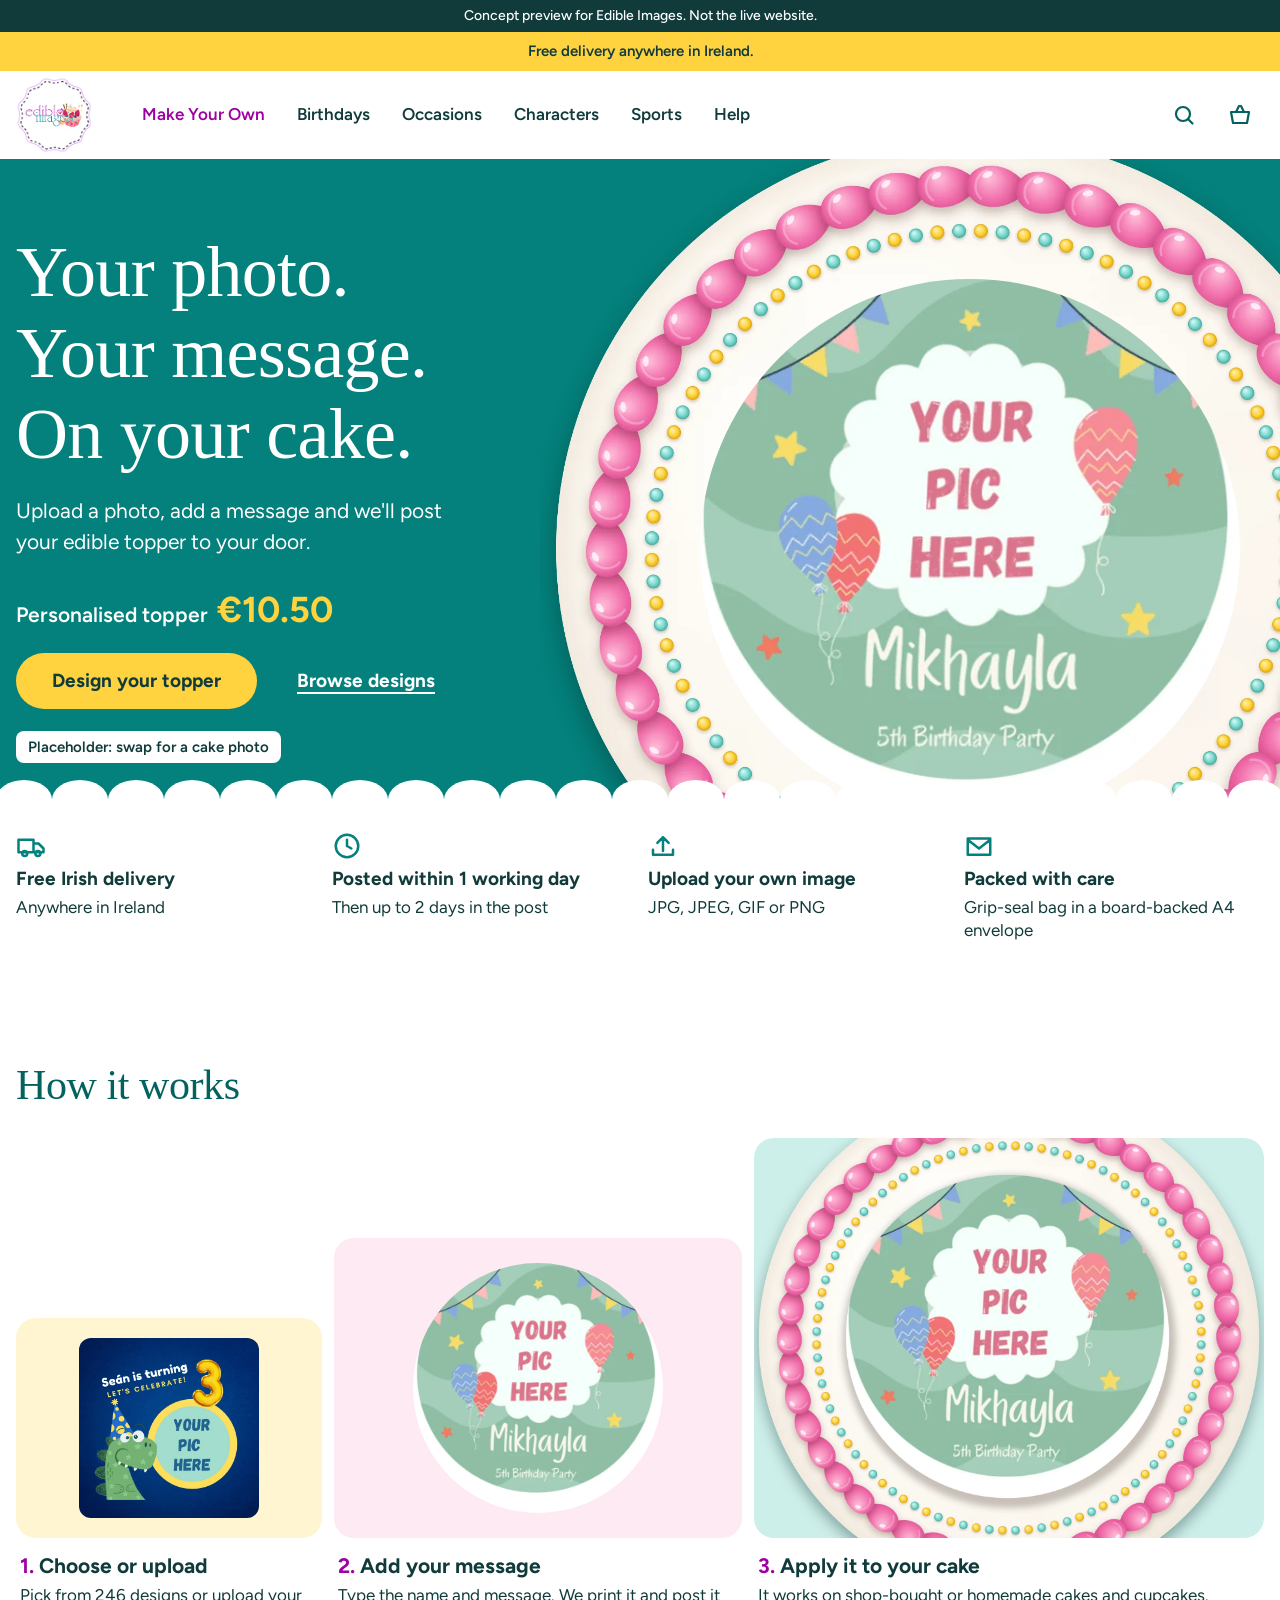
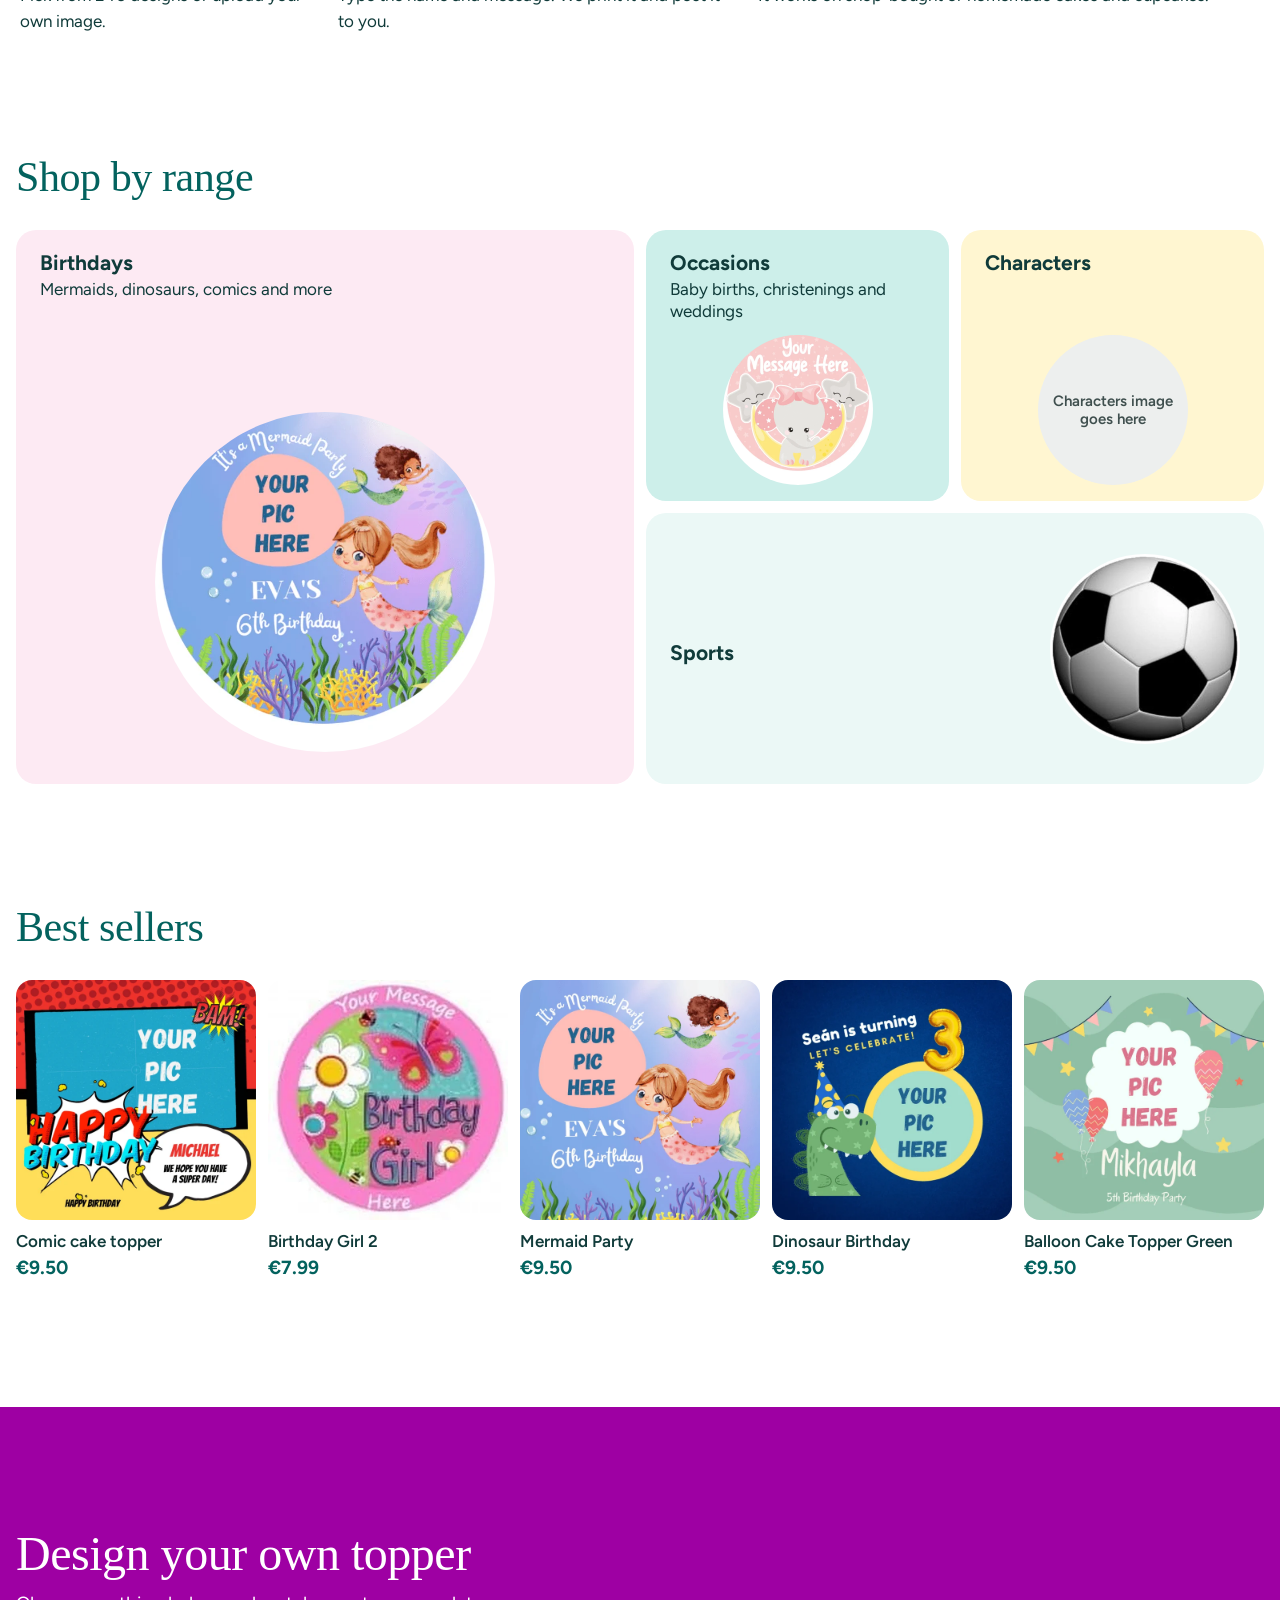
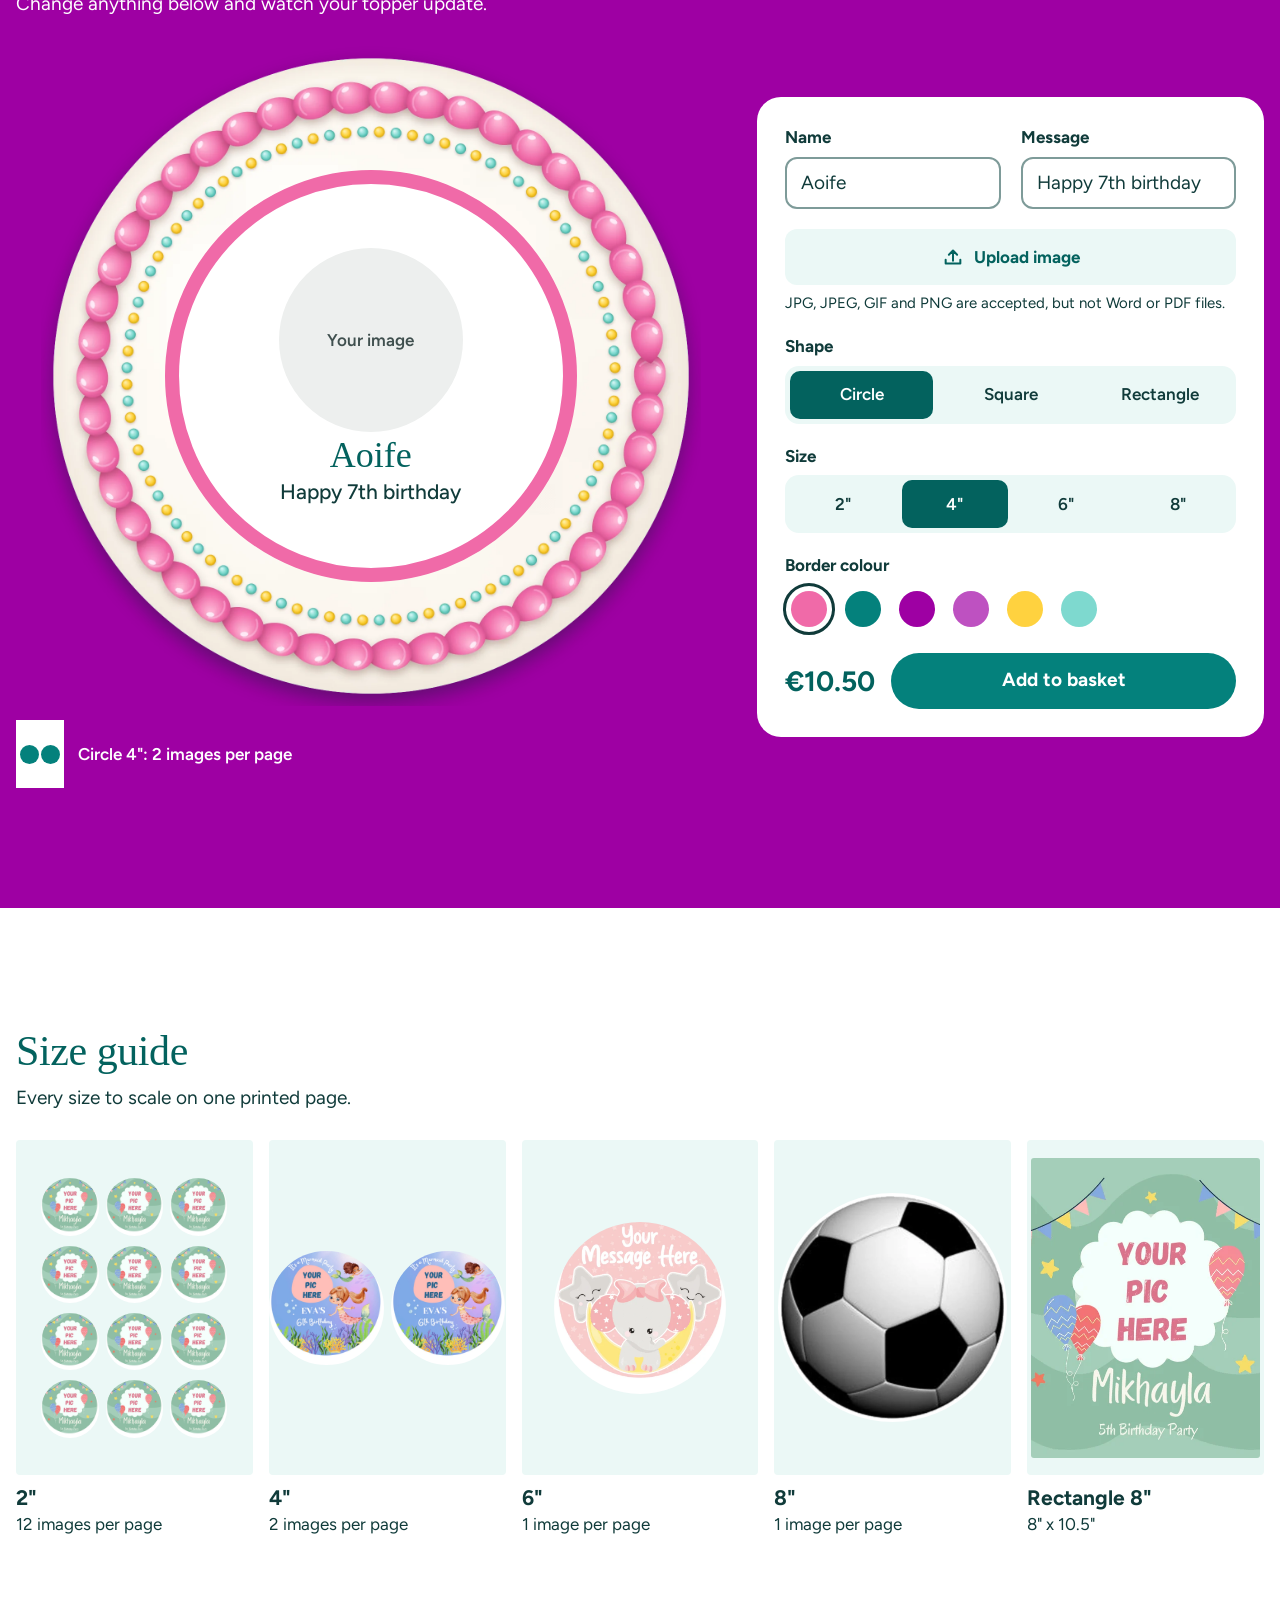
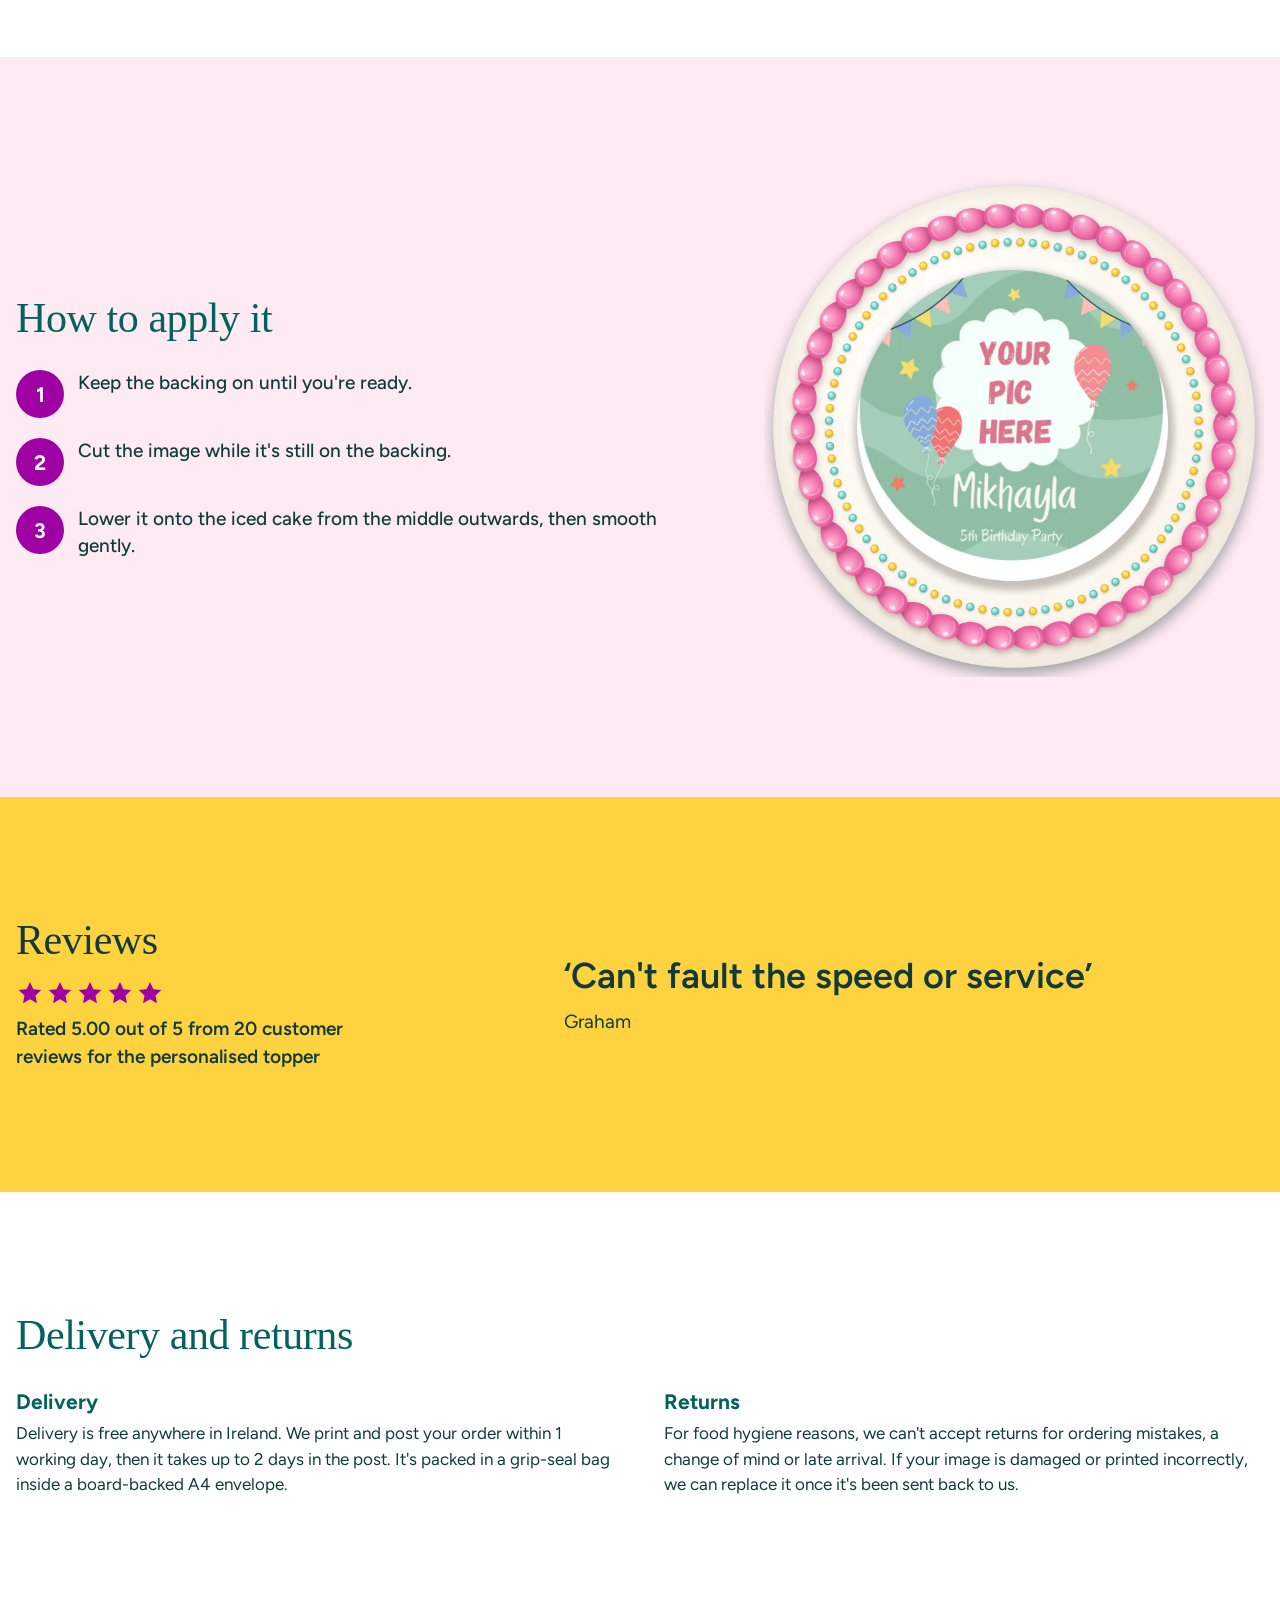
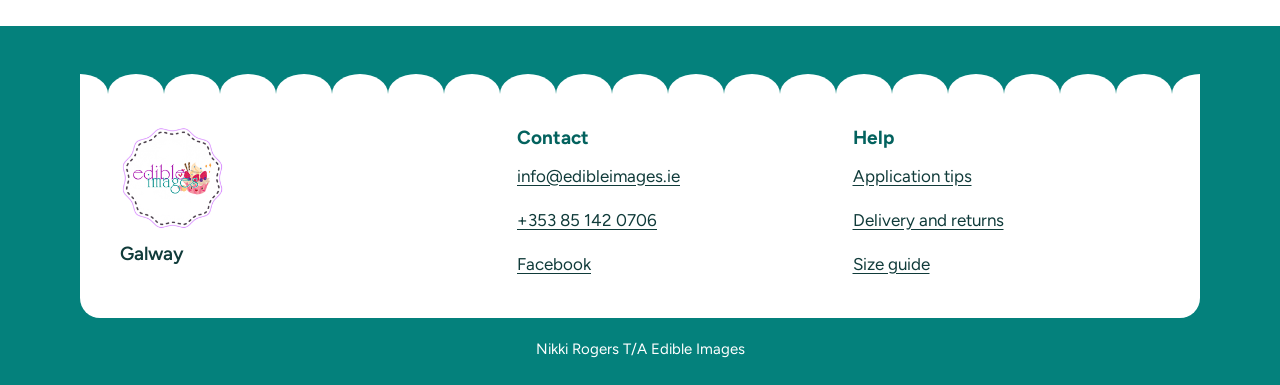
<file: EdibleImagesDemo/index.html>
<!doctype html>
<html lang="en-IE">
<head>
<meta charset="utf-8">
<meta name="viewport" content="width=device-width, initial-scale=1">
<title>Edible Images homepage concept</title>
<meta name="robots" content="noindex">
<link rel="preconnect" href="https://fonts.googleapis.com">
<link rel="preconnect" href="https://fonts.gstatic.com" crossorigin>
<link href="https://fonts.googleapis.com/css2?family=Figtree:wght@400;500;600;700&amp;family=Merienda+One&amp;display=swap" rel="stylesheet">
<link rel="icon" href="assets/logo.png" type="image/png">
<link rel="stylesheet" href="styles.css">
</head>
<body>
<div class="ei ei-root"><p class="concept">Concept preview for Edible Images. Not the live website.</p><p class="announce">Free delivery anywhere in Ireland.</p><header class="head">
  <div class="wrap head-in">
    <a class="logo" href="#top" aria-label="Edible Images home"><img src="assets/logo.png" alt="Edible Images logo" width="185" height="185"></a>
    <nav class="nav" aria-label="Main">
      <a class="is-star" href="#design">Make Your Own</a>
      <a href="#ranges">Birthdays</a>
      <a href="#ranges">Occasions</a>
      <a href="#ranges">Characters</a>
      <a href="#ranges">Sports</a>
      <a href="#help">Help</a>
    </nav>
    <button class="icon-btn" type="button" aria-label="Search">
      <svg width="24" height="24" viewBox="0 0 24 24" fill="none" stroke="currentColor" stroke-width="2.2" stroke-linecap="round" aria-hidden="true"><circle cx="11" cy="11" r="7"></circle><path d="M20.5 20.5 16 16"></path></svg>
    </button>
    <button class="icon-btn" type="button" aria-label="Basket">
      <svg width="24" height="24" viewBox="0 0 24 24" fill="none" stroke="currentColor" stroke-width="2.2" stroke-linecap="round" stroke-linejoin="round" aria-hidden="true"><path d="M3 9h18l-2 11H5L3 9Z"></path><path d="m8 9 3-6M16 9l-3-6"></path></svg>
    </button>
    <button class="icon-btn menu-btn" type="button" aria-label="Menu" aria-expanded="false" aria-controls="mobile-menu">
      <svg width="26" height="26" viewBox="0 0 24 24" fill="none" stroke="currentColor" stroke-width="2.2" stroke-linecap="round" aria-hidden="true"><path d="M3 6.5h18M3 12h18M3 17.5h18"></path></svg>
    </button>
  </div>
  
    <nav class="menu" id="mobile-menu" hidden aria-label="Mobile">
      <a class="is-star" href="#design">Make Your Own</a>
      <a href="#ranges">Birthdays</a>
      <a href="#ranges">Occasions</a>
      <a href="#ranges">Characters</a>
      <a href="#ranges">Sports</a>
      <a href="#help">Help</a>
    </nav>
  </header><main id="top"><section class="hero on-dark" aria-labelledby="hero-title">
  <div class="wrap hero-in">
    <div>
      <h1 id="hero-title"><span>Your photo.</span> <span>Your message.</span> <span>On your cake.</span></h1>
      <p class="hero-sub">Upload a photo, add a message and we'll post your edible topper to your door.</p>
      <p class="hero-price">Personalised topper <strong>€10.50</strong></p>
      <div class="hero-acts">
        <a class="btn btn-sun" href="#design">Design your topper</a>
        <a class="btn btn-text" href="#bestsellers">Browse designs</a>
      </div>
      <p class="ph-tag">Placeholder: swap for a cake photo</p>
    </div>
    <div class="cake hero-cake">
      <img class="cake-base" src="assets/cake.webp" alt="Iced cake seen from above with pink piped edging and a round personalised topper in the middle" width="1600" height="1600">
      <div class="cake-topper"><img src="assets/topper-balloon-round.webp" alt="" width="600" height="600"></div>
    </div>
  </div>
  <div class="scallop" aria-hidden="true"></div></section><section class="trust" aria-label="Why order from us">
  <div class="wrap">
    <ul>
      <li><svg width="30" height="30" viewBox="0 0 24 24" fill="none" stroke="currentColor" stroke-width="2" stroke-linecap="round" stroke-linejoin="round" aria-hidden="true"><path d="M2 7h12v10H2zM14 10h4l4 4v3h-8z"></path><circle cx="7" cy="18" r="2"></circle><circle cx="17.5" cy="18" r="2"></circle></svg><b>Free Irish delivery</b><span>Anywhere in Ireland</span></li>
      <li><svg width="30" height="30" viewBox="0 0 24 24" fill="none" stroke="currentColor" stroke-width="2" stroke-linecap="round" stroke-linejoin="round" aria-hidden="true"><circle cx="12" cy="12" r="9"></circle><path d="M12 7v5l3.5 2"></path></svg><b>Posted within 1 working day</b><span>Then up to 2 days in the post</span></li>
      <li><svg width="30" height="30" viewBox="0 0 24 24" fill="none" stroke="currentColor" stroke-width="2" stroke-linecap="round" stroke-linejoin="round" aria-hidden="true"><path d="M12 16V5M7.5 9.5 12 5l4.5 4.5M4 15v4h16v-4"></path></svg><b>Upload your own image</b><span>JPG, JPEG, GIF or PNG</span></li>
      <li><svg width="30" height="30" viewBox="0 0 24 24" fill="none" stroke="currentColor" stroke-width="2" stroke-linecap="round" stroke-linejoin="round" aria-hidden="true"><path d="M3 6h18v13H3zM3 7l9 7 9-7"></path></svg><b>Packed with care</b><span>Grip-seal bag in a board-backed A4 envelope</span></li>
    </ul>
  </div></section><section class="sec" aria-labelledby="how-title">
  <div class="wrap">
    <div class="sec-head"><h2 id="how-title">How it works</h2></div>
    <ol class="steps">
      <li class="step">
        <div class="step-tile"><img src="assets/dinosaur.webp" alt="Dinosaur birthday topper design with a space for your photo" width="600" height="600" loading="lazy"></div>
        <h3><span class="step-no">1.</span> Choose or upload</h3>
        <p>Pick from 246 designs or upload your own image.</p>
      </li>
      <li class="step">
        <div class="step-tile"><img src="assets/topper-balloon-round.webp" alt="Round balloon topper with the name Mikhayla added" width="600" height="600" loading="lazy"></div>
        <h3><span class="step-no">2.</span> Add your message</h3>
        <p>Type the name and message. We print it and post it to you.</p>
      </li>
      <li class="step">
        <div class="step-tile"><img src="assets/cake-topped.webp" alt="The finished topper in place on an iced cake" width="1600" height="1600" loading="lazy"></div>
        <h3><span class="step-no">3.</span> Apply it to your cake</h3>
        <p>It works on shop-bought or homemade cakes and cupcakes.</p>
      </li>
    </ol>
  </div></section><section class="sec" id="ranges" aria-labelledby="ranges-title" style="padding-top: 0px;">
  <div class="wrap">
    <div class="sec-head"><h2 id="ranges-title">Shop by range</h2></div>
    <div class="ranges">
      <a class="range" href="#ranges">
        <div class="range-text"><div class="range-name">Birthdays</div><span>Mermaids, dinosaurs, comics and more</span></div>
        <img class="range-img" src="assets/mermaid-round.webp" alt="" width="600" height="600" loading="lazy">
      </a>
      <a class="range" href="#ranges">
        <div class="range-text"><div class="range-name">Occasions</div><span>Baby births, christenings and weddings</span></div>
        <img class="range-img" src="assets/baby-elephant.webp" alt="" width="600" height="600" loading="lazy">
      </a>
      <a class="range" href="#ranges">
        <div class="range-text"><div class="range-name">Characters</div></div>
        <div class="ph">Characters image goes here</div>
      </a>
      <a class="range" href="#ranges">
        <div class="range-text"><div class="range-name">Sports</div></div>
        <img class="range-img" src="assets/football.webp" alt="" width="600" height="600" loading="lazy">
      </a>
    </div>
  </div></section><section class="sec" id="bestsellers" aria-labelledby="best-title" style="padding-top: 0px;">
  <div class="wrap">
    <div class="sec-head"><h2 id="best-title">Best sellers</h2></div>
    <div class="rail" tabindex="0" role="group" aria-labelledby="best-title">
      
        <a class="prod" href="#bestsellers"><img src="assets/comic.webp" alt="Comic cake topper" width="600" height="600" loading="lazy"><b>Comic cake topper</b><span>€9.50</span></a>
      
        <a class="prod" href="#bestsellers"><img src="assets/birthday-girl-2.webp" alt="Birthday Girl 2" width="600" height="600" loading="lazy"><b>Birthday Girl 2</b><span>€7.99</span></a>
      
        <a class="prod" href="#bestsellers"><img src="assets/mermaid.webp" alt="Mermaid Party" width="600" height="600" loading="lazy"><b>Mermaid Party</b><span>€9.50</span></a>
      
        <a class="prod" href="#bestsellers"><img src="assets/dinosaur.webp" alt="Dinosaur Birthday" width="600" height="600" loading="lazy"><b>Dinosaur Birthday</b><span>€9.50</span></a>
      
        <a class="prod" href="#bestsellers"><img src="assets/balloon-green.webp" alt="Balloon Cake Topper Green" width="600" height="600" loading="lazy"><b>Balloon Cake Topper Green</b><span>€9.50</span></a>
      
    </div>
  </div></section><section class="sec star on-dark" id="design" aria-labelledby="design-title">
  <div class="wrap">
    <div class="sec-head">
      <h2 id="design-title">Design your own topper</h2>
      <p>Change anything below and watch your topper update.</p>
    </div>
    <div class="studio" data-ui="">
      <div>
        <div class="stage">
          <img class="stage-cake" src="assets/cake.webp" alt="" width="1600" height="1600" loading="lazy">
          <div class="t-mock t-circle" role="img" aria-label="Preview of a 4 inch circle topper for Aoife with a pink border" style="border-color: rgb(240, 106, 168);">
            <div class="t-photo">
              
              <span>Your image</span>
            </div>
            <div class="t-name">Aoife</div>
            <div class="t-msg">Happy 7th birthday</div>
          </div>
        </div>
        <p class="sheet-note" aria-live="polite">
          <span class="mini" aria-hidden="true"><i style="width: 43.5%; aspect-ratio: 1 / 1; border-radius: 50%;"></i><i style="width: 43.5%; aspect-ratio: 1 / 1; border-radius: 50%;"></i></span>
          <span>Circle 4": 2 images per page</span>
        </p>
      </div>
      <form class="panel">
        <div class="two">
          <div class="field"><label for="t-name">Name</label><input id="t-name" value="Aoife" type="text" maxlength="24" autocomplete="off"></div>
          <div class="field"><label for="t-msg">Message</label><input id="t-msg" value="Happy 7th birthday" type="text" maxlength="40" autocomplete="off"></div>
        </div>
        <div class="field">
          <input class="upload-input" id="t-file" type="file" accept=".jpg,.jpeg,.gif,.png,image/jpeg,image/gif,image/png" aria-describedby="t-file-hint">
          <label class="upload" for="t-file">
            <svg width="22" height="22" viewBox="0 0 24 24" fill="none" stroke="currentColor" stroke-width="2.2" stroke-linecap="round" stroke-linejoin="round" aria-hidden="true"><path d="M12 16V5M7.5 9.5 12 5l4.5 4.5M4 15v4h16v-4"></path></svg>
            <span>Upload image</span>
          </label>
          <p class="err" id="t-file-error" role="alert" hidden></p>
          <p class="hint" id="t-file-hint">JPG, JPEG, GIF and PNG are accepted, but not Word or PDF files.</p>
          
        </div>
        <div class="stack">
          <div class="field">
            <span class="lab" id="lab-shape">Shape</span>
            <div class="segs" role="group" aria-labelledby="lab-shape">
              <button class="seg on" type="button" aria-pressed="true">Circle</button><button class="seg " type="button" aria-pressed="false">Square</button><button class="seg " type="button" aria-pressed="false">Rectangle</button>
            </div>
          </div>
          <div class="field">
            <span class="lab" id="lab-size">Size</span>
            <div class="segs" role="group" aria-labelledby="lab-size">
              <button class="seg " type="button" aria-pressed="false">2"</button><button class="seg on" type="button" aria-pressed="true">4"</button><button class="seg " type="button" aria-pressed="false">6"</button><button class="seg " type="button" aria-pressed="false">8"</button>
            </div>
          </div>
        </div>
        <div class="field">
          <span class="lab" id="lab-border">Border colour</span>
          <div class="swatches" role="group" aria-labelledby="lab-border">
            <button class="swatch on" type="button" aria-label="Pink" aria-pressed="true"><i style="background: rgb(240, 106, 168);"></i></button><button class="swatch " type="button" aria-label="Teal" aria-pressed="false"><i style="background: rgb(4, 129, 124);"></i></button><button class="swatch " type="button" aria-label="Purple" aria-pressed="false"><i style="background: rgb(158, 0, 163);"></i></button><button class="swatch " type="button" aria-label="Orchid" aria-pressed="false"><i style="background: rgb(190, 81, 193);"></i></button><button class="swatch " type="button" aria-label="Sunny yellow" aria-pressed="false"><i style="background: rgb(255, 210, 63);"></i></button><button class="swatch " type="button" aria-label="Soft aqua" aria-pressed="false"><i style="background: rgb(126, 217, 207);"></i></button>
          </div>
        </div>
        <div class="buy">
          <b>€10.50</b>
          <button class="btn btn-teal" type="button">Add to basket</button>
        </div>
      </form>
    </div>
  </div></section><section class="sec" id="sizes" aria-labelledby="size-title">
  <div class="wrap">
    <div class="sec-head">
      <h2 id="size-title">Size guide</h2>
      <p>Every size to scale on one printed page.</p>
    </div>
    <div class="sizes">
      <div class="size">
        <div class="sz-sheet" aria-hidden="true"><img class="w2" src="assets/topper-balloon-round.webp" alt="" loading="lazy"><img class="w2" src="assets/topper-balloon-round.webp" alt="" loading="lazy"><img class="w2" src="assets/topper-balloon-round.webp" alt="" loading="lazy"><img class="w2" src="assets/topper-balloon-round.webp" alt="" loading="lazy"><img class="w2" src="assets/topper-balloon-round.webp" alt="" loading="lazy"><img class="w2" src="assets/topper-balloon-round.webp" alt="" loading="lazy"><img class="w2" src="assets/topper-balloon-round.webp" alt="" loading="lazy"><img class="w2" src="assets/topper-balloon-round.webp" alt="" loading="lazy"><img class="w2" src="assets/topper-balloon-round.webp" alt="" loading="lazy"><img class="w2" src="assets/topper-balloon-round.webp" alt="" loading="lazy"><img class="w2" src="assets/topper-balloon-round.webp" alt="" loading="lazy"><img class="w2" src="assets/topper-balloon-round.webp" alt="" loading="lazy"></div>
        <b>2"</b><span>12 images per page</span>
      </div>
      <div class="size">
        <div class="sz-sheet" aria-hidden="true"><img class="w4" src="assets/mermaid-round.webp" alt="" loading="lazy"><img class="w4" src="assets/mermaid-round.webp" alt="" loading="lazy"></div>
        <b>4"</b><span>2 images per page</span>
      </div>
      <div class="size">
        <div class="sz-sheet" aria-hidden="true"><img class="w6" src="assets/baby-elephant.webp" alt="" loading="lazy"></div>
        <b>6"</b><span>1 image per page</span>
      </div>
      <div class="size">
        <div class="sz-sheet" aria-hidden="true"><img class="w8" src="assets/football.webp" alt="" loading="lazy"></div>
        <b>8"</b><span>1 image per page</span>
      </div>
      <div class="size size-rect">
        <div class="sz-sheet" aria-hidden="true"><img class="sz-rect" src="assets/balloon-green.webp" alt="" loading="lazy"></div>
        <div><b>Rectangle 8"</b><span>8" x 10.5"</span></div>
      </div>
    </div>
  </div></section><section class="sec apply" id="help" aria-labelledby="apply-title">
  <div class="wrap apply-in">
    <div>
      <div class="sec-head"><h2 id="apply-title">How to apply it</h2></div>
      <ol class="tips">
        <li><span>Keep the backing on until you're ready.</span></li>
        <li><span>Cut the image while it's still on the backing.</span></li>
        <li><span>Lower it onto the iced cake from the middle outwards, then smooth gently.</span></li>
      </ol>
    </div>
    <img class="apply-img" src="assets/cake-topped.webp" alt="A round topper smoothed flat on an iced cake" width="1600" height="1600" loading="lazy">
  </div></section><section class="sec reviews" aria-labelledby="rev-title">
  <div class="wrap rev-in">
    <div>
      <h2 id="rev-title">Reviews</h2>
      <div class="stars" aria-hidden="true">
        <svg width="28" height="28" viewBox="0 0 24 24" fill="currentColor"><path d="m12 2.5 2.9 6.2 6.8.8-5 4.6 1.3 6.7-6-3.4-6 3.4 1.3-6.7-5-4.6 6.8-.8L12 2.5Z"></path></svg><svg width="28" height="28" viewBox="0 0 24 24" fill="currentColor"><path d="m12 2.5 2.9 6.2 6.8.8-5 4.6 1.3 6.7-6-3.4-6 3.4 1.3-6.7-5-4.6 6.8-.8L12 2.5Z"></path></svg><svg width="28" height="28" viewBox="0 0 24 24" fill="currentColor"><path d="m12 2.5 2.9 6.2 6.8.8-5 4.6 1.3 6.7-6-3.4-6 3.4 1.3-6.7-5-4.6 6.8-.8L12 2.5Z"></path></svg><svg width="28" height="28" viewBox="0 0 24 24" fill="currentColor"><path d="m12 2.5 2.9 6.2 6.8.8-5 4.6 1.3 6.7-6-3.4-6 3.4 1.3-6.7-5-4.6 6.8-.8L12 2.5Z"></path></svg><svg width="28" height="28" viewBox="0 0 24 24" fill="currentColor"><path d="m12 2.5 2.9 6.2 6.8.8-5 4.6 1.3 6.7-6-3.4-6 3.4 1.3-6.7-5-4.6 6.8-.8L12 2.5Z"></path></svg>
      </div>
      <p class="rating">Rated 5.00 out of 5 from 20 customer reviews for the personalised topper</p>
    </div>
    <figure>
      <blockquote><p>‘Can't fault the speed or service’</p></blockquote>
      <figcaption>Graham</figcaption>
    </figure>
  </div></section><section class="sec" id="delivery" aria-labelledby="del-title">
  <div class="wrap">
    <div class="sec-head"><h2 id="del-title">Delivery and returns</h2></div>
    <div class="deliver">
      <div>
        <h3>Delivery</h3>
        <p>Delivery is free anywhere in Ireland. We print and post your order within 1 working day, then it takes up to 2 days in the post. It's packed in a grip-seal bag inside a board-backed A4 envelope.</p>
      </div>
      <div>
        <h3>Returns</h3>
        <p>For food hygiene reasons, we can't accept returns for ordering mistakes, a change of mind or late arrival. If your image is damaged or printed incorrectly, we can replace it once it's been sent back to us.</p>
      </div>
    </div>
  </div></section></main><footer class="foot on-dark">
  <div class="card-wrap">
    <div class="scallop" aria-hidden="true"></div>
    <div class="card">
      <div class="card-brand">
        <img src="assets/logo.png" alt="Edible Images logo" width="185" height="185" loading="lazy">
        <p>Galway</p>
      </div>
      <div>
        <h3>Contact</h3>
        <a href="mailto:info@edibleimages.ie">info@edibleimages.ie</a>
        <a href="tel:+353851420706">+353 85 142 0706</a>
        <a href="#top">Facebook</a>
      </div>
      <div>
        <h3>Help</h3>
        <a href="#help">Application tips</a>
        <a href="#delivery">Delivery and returns</a>
        <a href="#sizes">Size guide</a>
      </div>
    </div>
  </div>
  <p class="imprint">Nikki Rogers T/A Edible Images</p></footer></div>
<script src="script.js"></script>
</body>
</html>
</file>
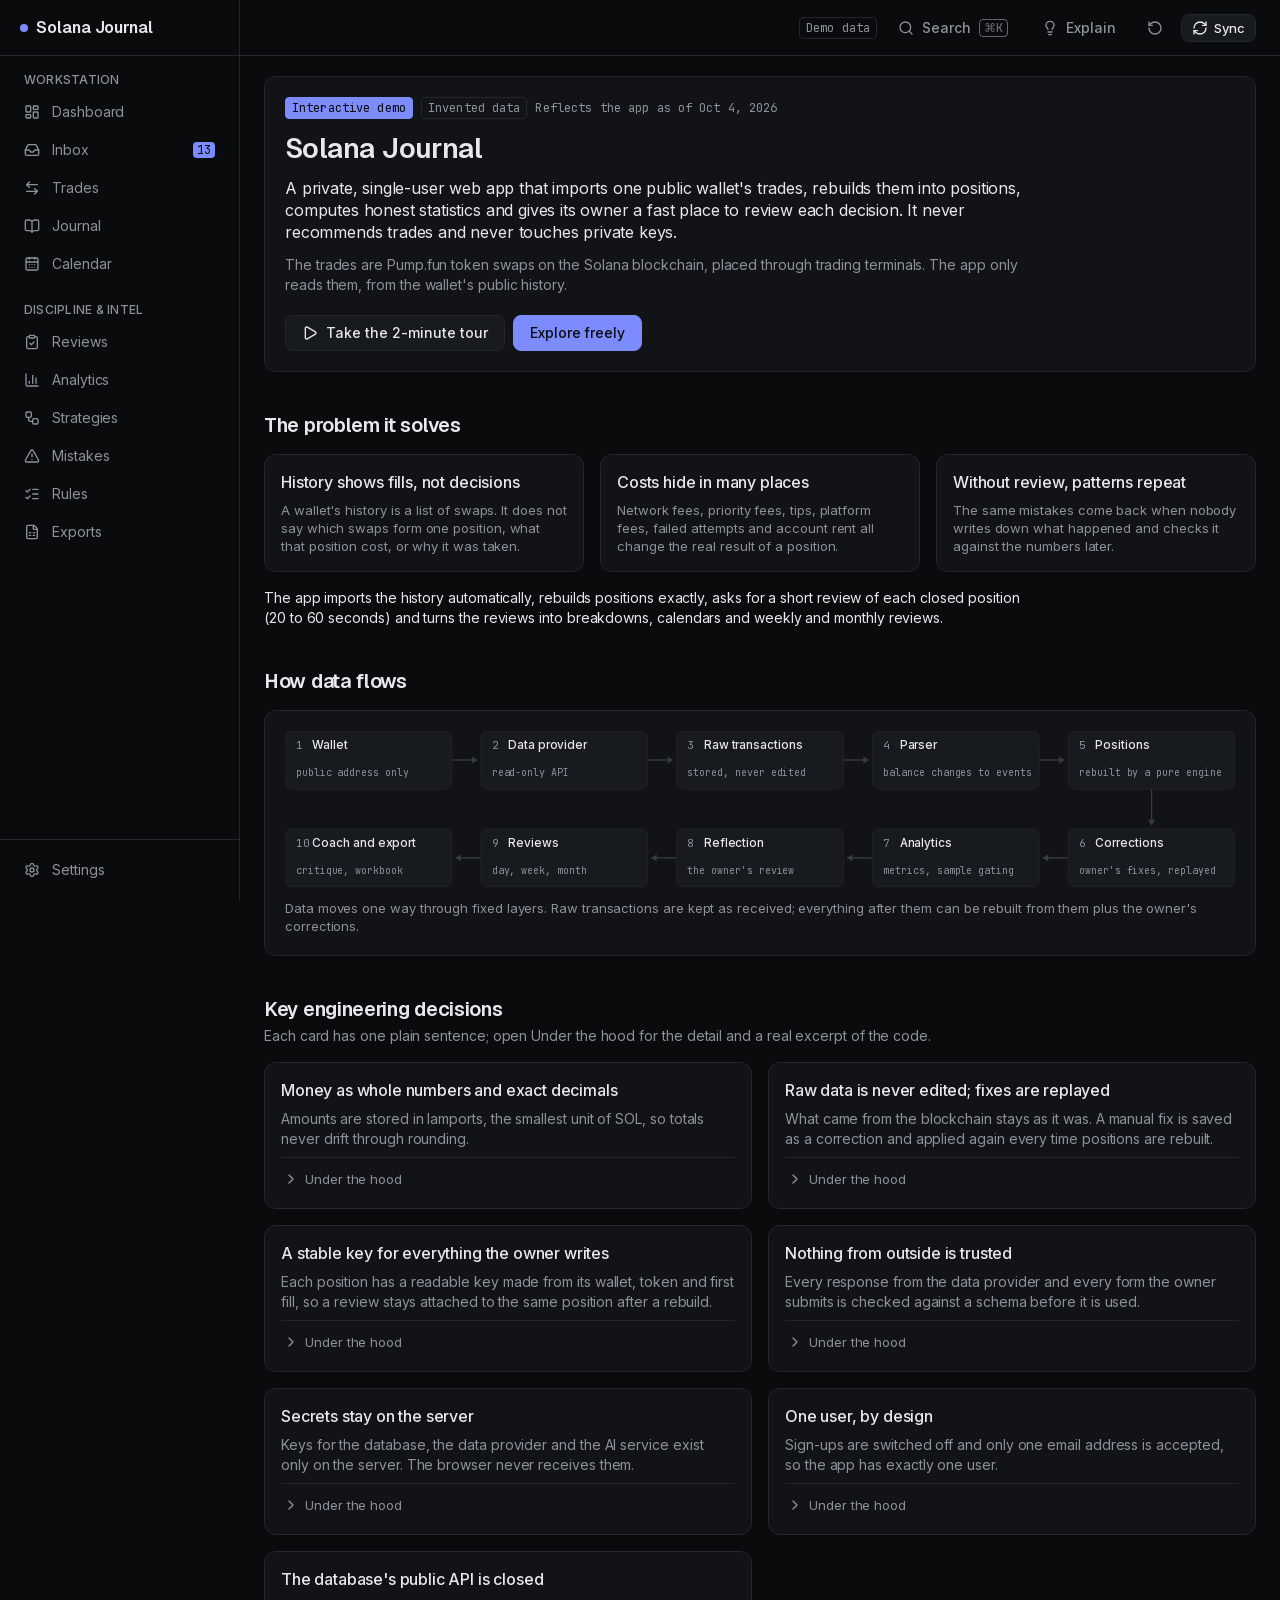
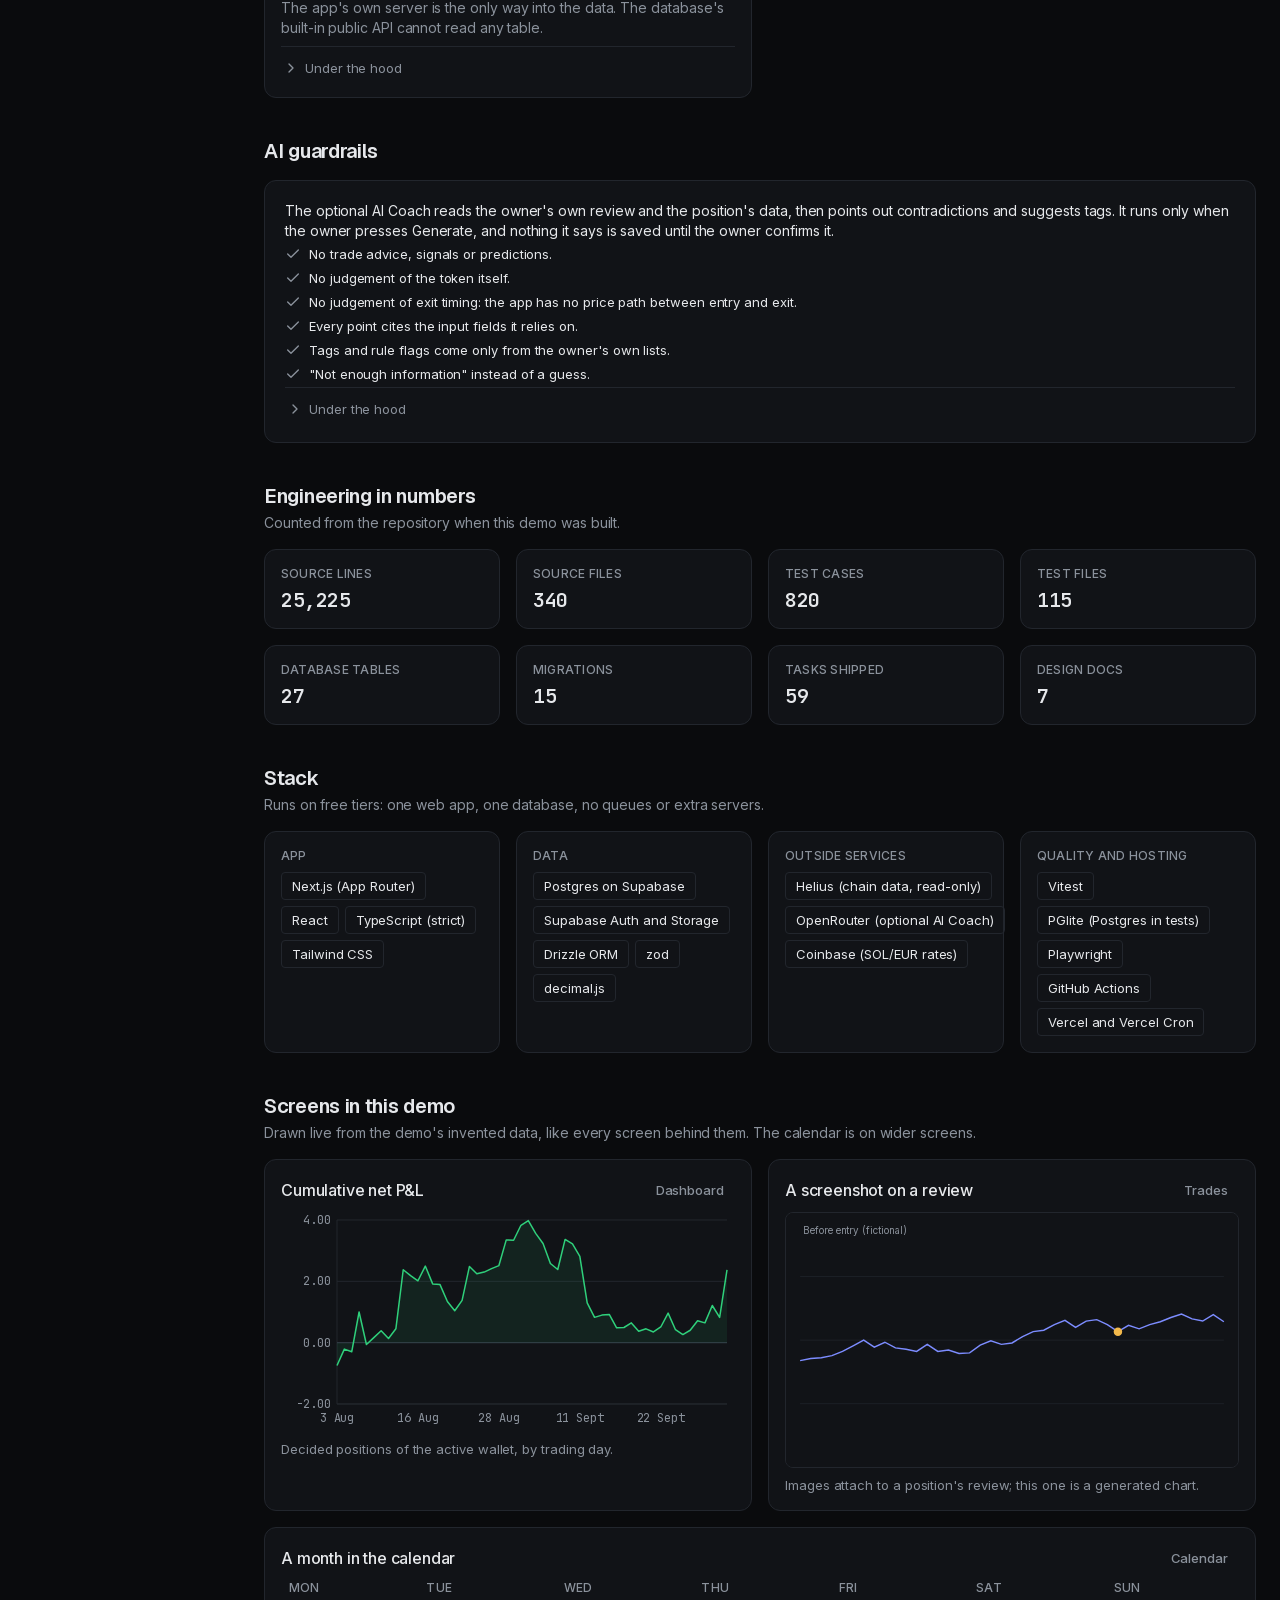
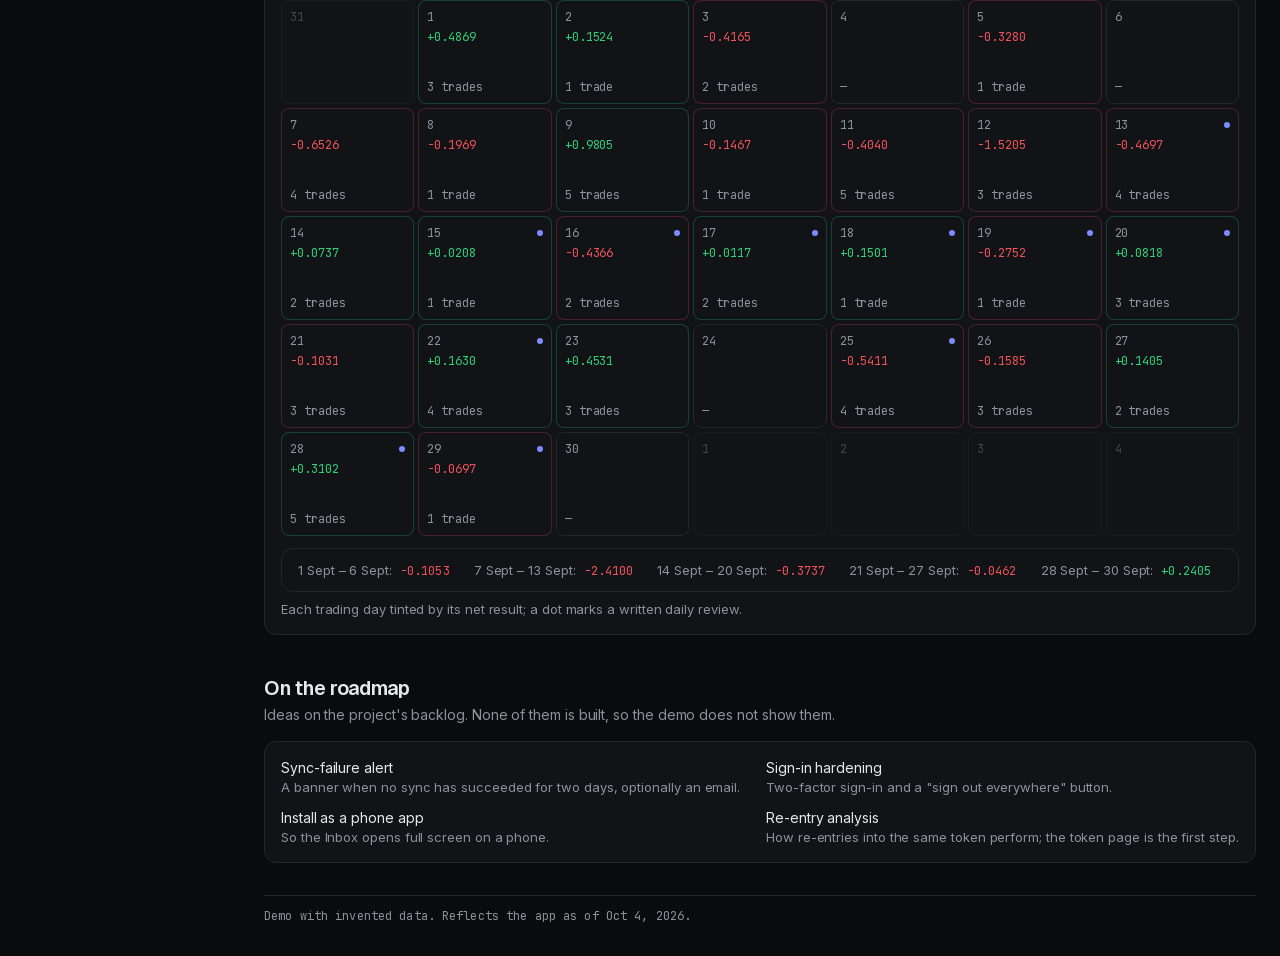
<file: TradingJournalshowcase/index.html>
<!doctype html>
<html lang="en">
  <head>
    <meta charset="utf-8" />
    <meta name="viewport" content="width=device-width, initial-scale=1, viewport-fit=cover" />
    <meta name="robots" content="noindex, nofollow" />
    <meta name="description" content="Interactive demo of a private trading-reflection journal, with invented data." />
    <meta name="color-scheme" content="dark" />
    <title>Solana Journal (demo)</title>
    <link rel="icon" href="data:," />
    <link rel="stylesheet" href="css/tokens.css" />
    <link rel="stylesheet" href="css/base.css" />
    <link rel="stylesheet" href="css/components.css" />
    <link rel="stylesheet" href="css/widgets.css" />
    <link rel="stylesheet" href="css/charts.css" />
    <link rel="stylesheet" href="css/screens.css" />
    <link rel="stylesheet" href="css/explain.css" />
    <link rel="stylesheet" href="css/trading.css" />
    <link rel="stylesheet" href="css/reflection.css" />
    <link rel="stylesheet" href="css/periods.css" />
    <link rel="stylesheet" href="css/analytics.css" />
    <link rel="stylesheet" href="css/system.css" />
    <script defer src="js/meta.js"></script>
    <script defer src="js/data.js"></script>
    <script defer src="js/stats.js"></script>
    <script defer src="js/core/icons.js"></script>
    <script defer src="js/core/motion.js"></script>
    <script defer src="js/core/dom.js"></script>
    <script defer src="js/core/format.js"></script>
    <script defer src="js/core/engine.js"></script>
    <script defer src="js/core/replay.js"></script>
    <script defer src="js/core/metrics.js"></script>
    <script defer src="js/core/periods.js"></script>
    <script defer src="js/core/store.js"></script>
    <script defer src="js/core/store-actions.js"></script>
    <script defer src="js/core/store-system.js"></script>
    <script defer src="js/core/coach.js"></script>
    <script defer src="js/core/reflection.js"></script>
    <script defer src="js/core/fiat.js"></script>
    <script defer src="js/core/analytics.js"></script>
    <script defer src="js/core/buckets.js"></script>
    <script defer src="js/core/breakdowns.js"></script>
    <script defer src="js/core/trade-list.js"></script>
    <script defer src="js/core/calendar.js"></script>
    <script defer src="js/core/critiques.js"></script>
    <script defer src="js/core/ledger.js"></script>
    <script defer src="js/core/widgets.js"></script>
    <script defer src="js/core/overlay.js"></script>
    <script defer src="js/core/lightbox.js"></script>
    <script defer src="js/core/charts.js"></script>
    <script defer src="js/core/grids.js"></script>
    <script defer src="js/core/sim.js"></script>
    <script defer src="js/core/sync.js"></script>
    <script defer src="js/core/palette.js"></script>
    <script defer src="js/explain/engine.js"></script>
    <script defer src="js/explain/markers.js"></script>
    <script defer src="js/explain/tour.js"></script>
    <script defer src="js/explain/callouts/overview.js"></script>
    <script defer src="js/explain/callouts/kit.js"></script>
    <script defer src="js/explain/callouts/dashboard.js"></script>
    <script defer src="js/explain/callouts/trades.js"></script>
    <script defer src="js/explain/callouts/trade-detail.js"></script>
    <script defer src="js/explain/callouts/token.js"></script>
    <script defer src="js/explain/callouts/inbox.js"></script>
    <script defer src="js/explain/callouts/reflection.js"></script>
    <script defer src="js/explain/callouts/coach.js"></script>
    <script defer src="js/explain/callouts/calendar.js"></script>
    <script defer src="js/explain/callouts/journal.js"></script>
    <script defer src="js/explain/callouts/reviews.js"></script>
    <script defer src="js/explain/callouts/analytics.js"></script>
    <script defer src="js/explain/callouts/vocab.js"></script>
    <script defer src="js/explain/callouts/shell.js"></script>
    <script defer src="js/explain/callouts/settings.js"></script>
    <script defer src="js/explain/callouts/exports.js"></script>
    <script defer src="js/explain/callouts/tour.js"></script>
    <script defer src="js/core/shell.js"></script>
    <script defer src="js/screens/overview-content.js"></script>
    <script defer src="js/screens/overview.js"></script>
    <script defer src="js/screens/kit.js"></script>
    <script defer src="js/screens/trade-table.js"></script>
    <script defer src="js/screens/health.js"></script>
    <script defer src="js/screens/dashboard.js"></script>
    <script defer src="js/screens/trades.js"></script>
    <script defer src="js/screens/trade-corrections.js"></script>
    <script defer src="js/screens/trade-detail.js"></script>
    <script defer src="js/screens/token.js"></script>
    <script defer src="js/screens/review-form.js"></script>
    <script defer src="js/screens/full-reflection.js"></script>
    <script defer src="js/screens/screenshots.js"></script>
    <script defer src="js/screens/coach-panel.js"></script>
    <script defer src="js/screens/inbox.js"></script>
    <script defer src="js/screens/critique-panel.js"></script>
    <script defer src="js/screens/day-detail.js"></script>
    <script defer src="js/screens/calendar.js"></script>
    <script defer src="js/screens/journal.js"></script>
    <script defer src="js/screens/review-stats.js"></script>
    <script defer src="js/screens/reviews.js"></script>
    <script defer src="js/screens/group-table.js"></script>
    <script defer src="js/screens/analytics.js"></script>
    <script defer src="js/screens/vocab-editor.js"></script>
    <script defer src="js/screens/vocab.js"></script>
    <script defer src="js/screens/settings.js"></script>
    <script defer src="js/screens/settings-panels.js"></script>
    <script defer src="js/screens/settings-sol.js"></script>
    <script defer src="js/screens/export-summary.js"></script>
    <script defer src="js/screens/exports.js"></script>
    <script defer src="js/core/router.js"></script>
  </head>
  <body>
    <a id="skip-link" class="skip-link" href="#main">Skip to content</a>

    <aside id="sidebar" class="sidebar"></aside>

    <div class="shell-main">
      <header class="topbar">
        <span class="topbar-title">Solana Journal</span>
        <div id="topbar-actions" class="topbar-actions"></div>
      </header>
      <main id="main" class="main" tabindex="-1">
        <div id="view">
          <noscript>
            <p class="text-body-md">This demo needs JavaScript. It runs entirely in your browser and sends nothing anywhere.</p>
          </noscript>
        </div>
        <p id="shell-footer" class="shell-footer text-data-xs"></p>
      </main>
    </div>

    <nav id="bottom-nav" class="bottom-nav" aria-label="Main"></nav>

    <div id="more-sheet" class="sheet-backdrop" hidden>
      <div class="sheet" role="dialog" aria-modal="true" aria-labelledby="more-title">
        <div class="sheet-head">
          <h2 id="more-title" class="text-title-sm">More</h2>
          <button type="button" class="btn btn-ghost btn-icon sheet-close" aria-label="Close">
            <svg class="icon" viewBox="0 0 24 24" aria-hidden="true" focusable="false"><path d="M18 6 6 18" /><path d="m6 6 12 12" /></svg>
          </button>
        </div>
        <ul class="sheet-list"></ul>
      </div>
    </div>
  </body>
</html>
</file>
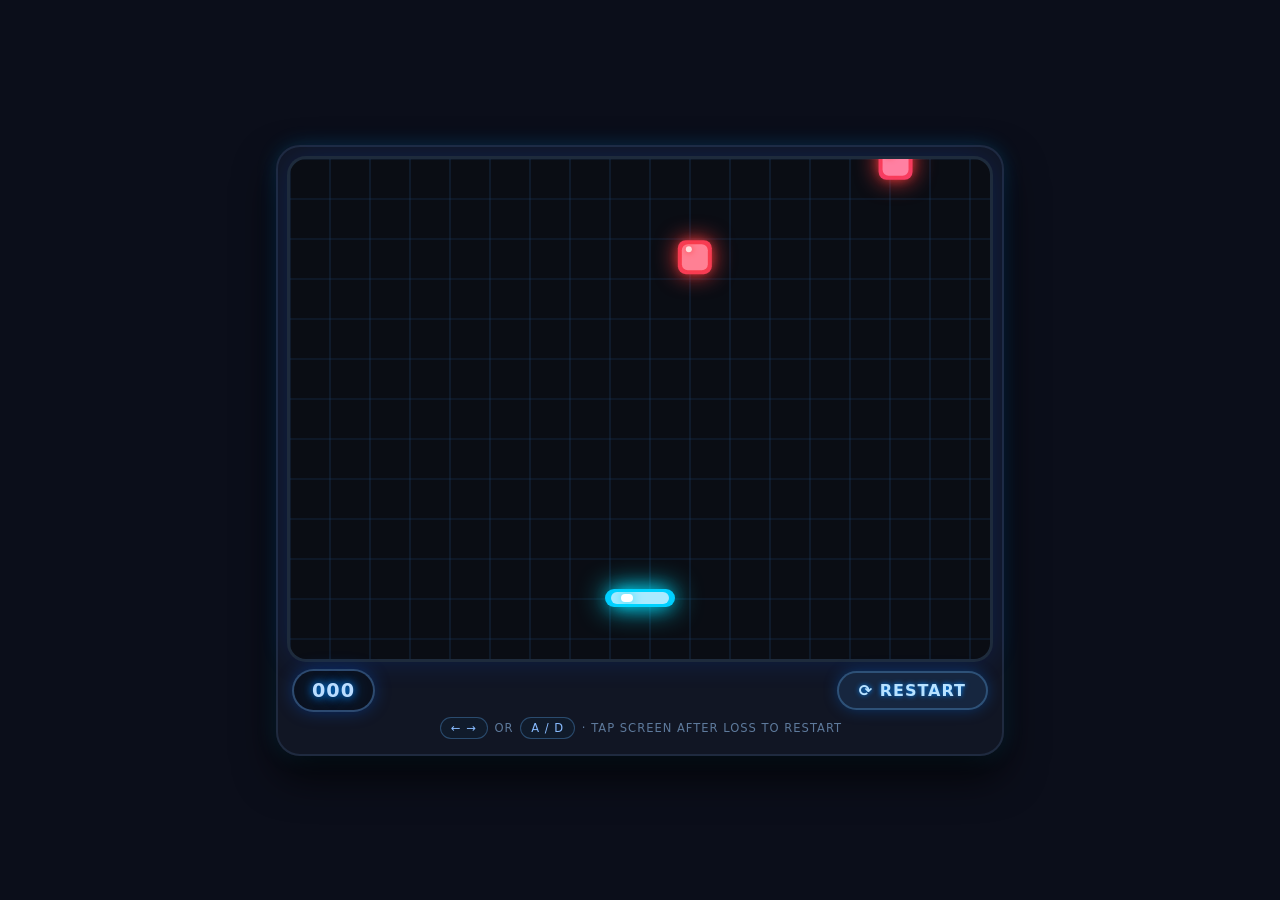
<file: deepseek_html_20260919_a3b4ec.html>
<!DOCTYPE html>
<html lang="en">
<head>
    <meta charset="UTF-8">
    <meta name="viewport" content="width=device-width, initial-scale=1.0, maximum-scale=1.0, user-scalable=no, viewport-fit=cover">
    <meta name="apple-mobile-web-app-capable" content="yes">
    <meta name="mobile-web-app-capable" content="yes">
    <title>Neon Dodge · web game</title>
    <style>
        * {
            margin: 0;
            padding: 0;
            box-sizing: border-box;
            user-select: none;
            -webkit-user-select: none;
            -webkit-tap-highlight-color: transparent;
            touch-action: none;
        }
        html, body {
            height: 100%;
            overflow: hidden;
        }
        body {
            background: #0b0e1a;
            min-height: 100vh;
            min-height: 100dvh;
            display: flex;
            align-items: center;
            justify-content: center;
            font-family: 'Segoe UI', system-ui, -apple-system, sans-serif;
            padding: 8px;
            touch-action: none;
        }
        .game-wrapper {
            background: #111624;
            border-radius: 24px;
            padding: 14px 14px 18px;
            box-shadow: 0 20px 40px rgba(0, 0, 0, 0.7), 0 0 0 2px #1f2a3f inset, 0 0 20px #00b8ff33;
            display: flex;
            flex-direction: column;
            align-items: center;
            max-width: 100%;
            width: fit-content;
        }
        canvas {
            display: block;
            width: 100%;
            max-width: 700px;
            height: auto;
            border-radius: 16px;
            box-shadow: 0 0 0 3px #1e2b3c, 0 0 30px #0055ff33;
            cursor: pointer;
            background: #0a0d14;
            touch-action: none;
        }
        .hud {
            width: 100%;
            display: flex;
            justify-content: space-between;
            align-items: center;
            margin-top: 12px;
            gap: 10px;
            color: #c0e0ff;
            font-weight: 600;
            text-shadow: 0 0 8px #0088ff, 0 0 16px #0055aa;
            letter-spacing: 1px;
            padding: 0 4px;
        }
        .score-box {
            background: #0a111e;
            padding: 8px 18px;
            border-radius: 60px;
            font-size: 1.2rem;
            box-shadow: 0 0 0 2px #2e4b70, 0 0 18px #0066ff66;
            font-variant-numeric: tabular-nums;
            color: #bbddff;
            flex-shrink: 0;
        }
        .restart-btn {
            background: #16263f;
            border: none;
            font-family: inherit;
            font-weight: 700;
            font-size: 1rem;
            padding: 8px 20px;
            border-radius: 60px;
            color: #b8e2ff;
            letter-spacing: 1px;
            box-shadow: 0 0 0 2px #2e5177, 0 0 16px #0077ff66;
            cursor: pointer;
            transition: all 0.15s;
            text-shadow: 0 0 5px #0088ff;
            white-space: nowrap;
            flex-shrink: 0;
        }
        .restart-btn:hover {
            background: #1e3657;
            box-shadow: 0 0 0 2px #4b7eb0, 0 0 28px #0088ffcc;
            color: #e0f0ff;
        }
        .restart-btn:active {
            transform: scale(0.96);
        }
        .hint {
            font-size: 0.72rem;
            margin-top: 8px;
            color: #5e7a9c;
            letter-spacing: 1px;
            text-transform: uppercase;
            font-weight: 500;
            text-align: center;
        }
        .hint span {
            color: #88bbff;
            background: #101b2b;
            padding: 3px 10px;
            border-radius: 30px;
            margin: 0 3px;
            box-shadow: 0 0 0 1px #2a4b6e;
            display: inline-block;
        }
        /* Mobile touch control zones - visual indicator */
        .mobile-controls {
            display: none;
            width: 100%;
            margin-top: 10px;
            gap: 10px;
            justify-content: center;
        }
        .mobile-btn {
            flex: 1;
            max-width: 120px;
            height: 56px;
            background: #16263f;
            border: none;
            border-radius: 16px;
            color: #b8e2ff;
            font-size: 1.8rem;
            font-weight: 700;
            box-shadow: 0 0 0 2px #2e5177, 0 0 16px #0077ff44;
            cursor: pointer;
            touch-action: none;
            transition: all 0.08s;
            display: flex;
            align-items: center;
            justify-content: center;
            user-select: none;
            -webkit-user-select: none;
        }
        .mobile-btn:active {
            background: #1e3657;
            box-shadow: 0 0 0 2px #4b7eb0, 0 0 24px #0088ffaa;
            transform: scale(0.97);
        }
        @media (max-width: 600px) {
            body { padding: 4px; }
            .game-wrapper { padding: 10px 10px 14px; border-radius: 20px; }
            .score-box { font-size: 1rem; padding: 6px 14px; }
            .restart-btn { font-size: 0.85rem; padding: 6px 14px; }
            .hint { font-size: 0.6rem; margin-top: 6px; }
            .mobile-controls { display: flex; }
        }
        @media (hover: none) and (pointer: coarse) {
            .mobile-controls { display: flex; }
        }
        /* Prevent callout menu on long press */
        * {
            -webkit-touch-callout: none;
        }
    </style>
</head>
<body>
<div class="game-wrapper">
    <canvas id="gameCanvas" width="700" height="500"></canvas>
    <div class="hud">
        <div class="score-box" id="scoreDisplay">000</div>
        <button class="restart-btn" id="restartButton">⟳ RESTART</button>
    </div>
    <!-- On-screen mobile touch controls -->
    <div class="mobile-controls" id="mobileControls">
        <button class="mobile-btn" id="btnLeft" aria-label="Move left">◀</button>
        <button class="mobile-btn" id="btnRight" aria-label="Move right">▶</button>
    </div>
    <div class="hint">
        <span>← →</span> or <span>A / D</span> · tap screen after loss to restart
    </div>
</div>

<script>
    (function() {
        // ---- CANVAS & CONTEXT ----
        const canvas = document.getElementById('gameCanvas');
        const ctx = canvas.getContext('2d');
        const scoreDisplay = document.getElementById('scoreDisplay');

        // ---- GAME DIMENSIONS (fixed internal resolution) ----
        const W = 700;
        const H = 500;
        canvas.width = W;
        canvas.height = H;

        // ---- GAME STATE ----
        let gameActive = true;
        let score = 0;
        let frame = 0;
        let animationId = null;

        // ---- PLAYER ----
        const PLAYER_WIDTH = 70;
        const PLAYER_HEIGHT = 18;
        const PLAYER_FIXED_Y = H - 70;
        const PLAYER_SPEED = 7.5;

        const player = {
            x: W / 2 - PLAYER_WIDTH / 2,
            y: PLAYER_FIXED_Y,
            w: PLAYER_WIDTH,
            h: PLAYER_HEIGHT
        };

        // ---- BLOCKS ----
        let blocks = [];
        const BLOCK_SIZE = 34;
        const BASE_FALL_SPEED = 2.7;
        const SPAWN_RATE = 0.022;

        // ---- INPUT STATE ----
        const keys = {
            ArrowLeft: false,
            ArrowRight: false,
            a: false,
            A: false,
            d: false,
            D: false
        };
        // Mobile button states (separate from keyboard)
        let mobileLeft = false;
        let mobileRight = false;

        // ---- HELPERS ----
        function formatScore(scr) {
            return Math.min(999, Math.floor(scr)).toString().padStart(3, '0');
        }

        function resetGame() {
            gameActive = true;
            score = 0;
            blocks = [];
            frame = 0;
            player.x = W / 2 - PLAYER_WIDTH / 2;
            // reset input states
            keys.ArrowLeft = false;
            keys.ArrowRight = false;
            keys.a = false;
            keys.A = false;
            keys.d = false;
            keys.D = false;
            mobileLeft = false;
            mobileRight = false;
            updateScoreDisplay();
        }

        function updateScoreDisplay() {
            scoreDisplay.textContent = formatScore(score);
        }

        function rectCollide(ax, ay, aw, ah, bx, by, bw, bh) {
            return ax < bx + bw && ax + aw > bx && ay < by + bh && ay + ah > by;
        }

        function spawnBlock() {
            const x = Math.random() * (W - BLOCK_SIZE);
            const speedFactor = 0.85 + Math.random() * 0.75;
            blocks.push({
                x: x,
                y: -BLOCK_SIZE,
                w: BLOCK_SIZE,
                h: BLOCK_SIZE,
                speed: BASE_FALL_SPEED * speedFactor,
                hue: 350 + Math.random() * 20 - 10
            });
        }

        // ---- UPDATE ----
        function updateGame() {
            if (!gameActive) return;

            // --- player movement (keyboard OR mobile) ---
            const leftPressed = keys.ArrowLeft || keys.a || keys.A || mobileLeft;
            const rightPressed = keys.ArrowRight || keys.d || keys.D || mobileRight;

            if (leftPressed) player.x -= PLAYER_SPEED;
            if (rightPressed) player.x += PLAYER_SPEED;
            if (player.x < 0) player.x = 0;
            if (player.x + player.w > W) player.x = W - player.w;

            // --- block movement ---
            const difficultyMultiplier = 1 + Math.min(2.2, score / 300);

            for (let i = blocks.length - 1; i >= 0; i--) {
                const b = blocks[i];
                b.y += b.speed * difficultyMultiplier;

                // collision with player
                if (rectCollide(player.x, player.y, player.w, player.h, b.x, b.y, b.w, b.h)) {
                    gameActive = false;
                }

                // remove off-screen and score
                if (b.y > H + BLOCK_SIZE) {
                    blocks.splice(i, 1);
                    if (gameActive) {
                        score += 10;
                        updateScoreDisplay();
                    }
                }
            }

            // if game became inactive due to collision, don't continue updates
            if (!gameActive) return;

            // spawn new blocks
            const spawnChance = SPAWN_RATE * (1 + Math.min(1.8, score / 220));
            if (Math.random() < spawnChance) {
                spawnBlock();
            }

            frame++;
        }

        // ---- DRAW ----
        function draw() {
            ctx.clearRect(0, 0, W, H);

            // grid
            ctx.strokeStyle = '#1b314d';
            ctx.lineWidth = 1.2;
            ctx.globalAlpha = 0.5;
            for (let i = 0; i < W; i += 40) {
                ctx.beginPath();
                ctx.moveTo(i, 0);
                ctx.lineTo(i, H);
                ctx.strokeStyle = '#1e3d62';
                ctx.stroke();
            }
            for (let i = 0; i < H; i += 40) {
                ctx.beginPath();
                ctx.moveTo(0, i);
                ctx.lineTo(W, i);
                ctx.strokeStyle = '#1e3d62';
                ctx.stroke();
            }
            ctx.globalAlpha = 1.0;

            // blocks
            for (let b of blocks) {
                ctx.shadowColor = '#ff3b3b';
                ctx.shadowBlur = 22;
                ctx.fillStyle = `hsl(${b.hue}, 90%, 60%)`;
                ctx.beginPath();
                ctx.roundRect(b.x, b.y, b.w, b.h, 8);
                ctx.fill();

                ctx.shadowBlur = 12;
                ctx.fillStyle = `hsl(${b.hue}, 100%, 75%)`;
                ctx.beginPath();
                ctx.roundRect(b.x + 4, b.y + 4, b.w - 8, b.h - 8, 6);
                ctx.fill();

                ctx.shadowBlur = 6;
                ctx.fillStyle = '#ffdddd';
                ctx.beginPath();
                ctx.roundRect(b.x + 8, b.y + 6, 6, 6, 3);
                ctx.fill();
            }

            ctx.shadowColor = 'transparent';
            ctx.shadowBlur = 0;

            // player
            ctx.shadowColor = '#00e0ff';
            ctx.shadowBlur = 28;
            ctx.fillStyle = '#00ccff';
            ctx.beginPath();
            ctx.roundRect(player.x, player.y, player.w, player.h, 12);
            ctx.fill();

            ctx.shadowBlur = 18;
            ctx.fillStyle = '#aaeaff';
            ctx.beginPath();
            ctx.roundRect(player.x + 6, player.y + 3, player.w - 12, player.h - 6, 8);
            ctx.fill();

            ctx.shadowBlur = 12;
            ctx.fillStyle = '#ffffff';
            ctx.beginPath();
            ctx.roundRect(player.x + 16, player.y + 5, 12, 8, 4);
            ctx.fill();

            ctx.shadowBlur = 0;
            ctx.shadowColor = 'transparent';

            // game over overlay
            if (!gameActive) {
                ctx.fillStyle = 'rgba(5, 8, 15, 0.78)';
                ctx.fillRect(0, 0, W, H);

                ctx.font = 'bold 52px "Segoe UI", system-ui, sans-serif';
                ctx.textAlign = 'center';
                ctx.textBaseline = 'middle';
                ctx.shadowColor = '#ff2266';
                ctx.shadowBlur = 32;
                ctx.fillStyle = '#ff4466';
                ctx.fillText('GAME OVER', W / 2, H / 2 - 30);

                ctx.font = 'bold 24px "Segoe UI", system-ui, sans-serif';
                ctx.shadowColor = '#00aaff';
                ctx.shadowBlur = 24;
                ctx.fillStyle = '#88ddff';
                ctx.fillText('TAP ANYWHERE TO RESTART', W / 2, H / 2 + 45);
                ctx.shadowBlur = 0;
            }
        }

        // ---- GAME LOOP ----
        function gameLoop() {
            updateGame();
            draw();
            animationId = requestAnimationFrame(gameLoop);
        }

        // ---- KEYBOARD EVENTS ----
        function handleKeyDown(e) {
            const key = e.key;
            if (key === 'ArrowLeft' || key === 'ArrowRight' || key === 'a' || key === 'A' || key === 'd' || key === 'D') {
                e.preventDefault();
            }
            if (key in keys) keys[key] = true;
        }

        function handleKeyUp(e) {
            const key = e.key;
            if (key === 'ArrowLeft' || key === 'ArrowRight' || key === 'a' || key === 'A' || key === 'd' || key === 'D') {
                e.preventDefault();
            }
            if (key in keys) keys[key] = false;
        }

        // ---- MOBILE TOUCH CONTROLS ----
        const btnLeft = document.getElementById('btnLeft');
        const btnRight = document.getElementById('btnRight');

        function setMobileLeft(state) {
            mobileLeft = state;
        }
        function setMobileRight(state) {
            mobileRight = state;
        }

        // touch events for buttons
        btnLeft.addEventListener('touchstart', (e) => {
            e.preventDefault();
            setMobileLeft(true);
        }, { passive: false });
        btnLeft.addEventListener('touchend', (e) => {
            e.preventDefault();
            setMobileLeft(false);
        }, { passive: false });
        btnLeft.addEventListener('touchcancel', (e) => {
            e.preventDefault();
            setMobileLeft(false);
        }, { passive: false });

        btnRight.addEventListener('touchstart', (e) => {
            e.preventDefault();
            setMobileRight(true);
        }, { passive: false });
        btnRight.addEventListener('touchend', (e) => {
            e.preventDefault();
            setMobileRight(false);
        }, { passive: false });
        btnRight.addEventListener('touchcancel', (e) => {
            e.preventDefault();
            setMobileRight(false);
        }, { passive: false });

        // mouse events for buttons (for testing on desktop)
        btnLeft.addEventListener('mousedown', (e) => {
            e.preventDefault();
            setMobileLeft(true);
        });
        btnLeft.addEventListener('mouseup', (e) => {
            e.preventDefault();
            setMobileLeft(false);
        });
        btnLeft.addEventListener('mouseleave', (e) => {
            setMobileLeft(false);
        });

        btnRight.addEventListener('mousedown', (e) => {
            e.preventDefault();
            setMobileRight(true);
        });
        btnRight.addEventListener('mouseup', (e) => {
            e.preventDefault();
            setMobileRight(false);
        });
        btnRight.addEventListener('mouseleave', (e) => {
            setMobileRight(false);
        });

        // ---- TAP-TO-RESTART (canvas click/tap after game over) ----
        function handleCanvasTap(e) {
            if (!gameActive) {
                e.preventDefault();
                resetGame();
            }
        }

        canvas.addEventListener('click', handleCanvasTap);
        canvas.addEventListener('touchstart', (e) => {
            if (!gameActive) {
                e.preventDefault();
                resetGame();
            }
        }, { passive: false });

        // ---- RESTART BUTTON ----
        document.getElementById('restartButton').addEventListener('click', (e) => {
            e.stopPropagation();
            resetGame();
        });

        // ---- PREVENT SCROLLING / ZOOMING ON MOBILE ----
        window.addEventListener('keydown', function(e) {
            if (e.key === 'ArrowLeft' || e.key === 'ArrowRight' || e.key === 'ArrowUp' || e.key === 'ArrowDown') {
                if (e.target === document.body || e.target === canvas) {
                    e.preventDefault();
                }
            }
        }, { passive: false });

        document.addEventListener('keydown', handleKeyDown);
        document.addEventListener('keyup', handleKeyUp);

        // prevent context menu
        canvas.addEventListener('contextmenu', (e) => e.preventDefault());
        document.getElementById('mobileControls').addEventListener('contextmenu', (e) => e.preventDefault());

        // prevent double-tap zoom
        let lastTouchEnd = 0;
        document.addEventListener('touchend', (e) => {
            const now = Date.now();
            if (now - lastTouchEnd <= 300) {
                e.preventDefault();
            }
            lastTouchEnd = now;
        }, { passive: false });

        // ---- START ----
        resetGame();
        gameLoop();

        // ---- POLYFILL roundRect ----
        if (!CanvasRenderingContext2D.prototype.roundRect) {
            CanvasRenderingContext2D.prototype.roundRect = function(x, y, w, h, r) {
                if (w < 2 * r) r = w / 2;
                if (h < 2 * r) r = h / 2;
                this.moveTo(x + r, y);
                this.lineTo(x + w - r, y);
                this.quadraticCurveTo(x + w, y, x + w, y + r);
                this.lineTo(x + w, y + h - r);
                this.quadraticCurveTo(x + w, y + h, x + w - r, y + h);
                this.lineTo(x + r, y + h);
                this.quadraticCurveTo(x, y + h, x, y + h - r);
                this.lineTo(x, y + r);
                this.quadraticCurveTo(x, y, x + r, y);
                return this;
            };
        }

        // ---- CLEANUP ----
        window.addEventListener('beforeunload', () => {
            if (animationId) cancelAnimationFrame(animationId);
            document.removeEventListener('keydown', handleKeyDown);
            document.removeEventListener('keyup', handleKeyUp);
        });
    })();
</script>
</body>
</html>
</file>
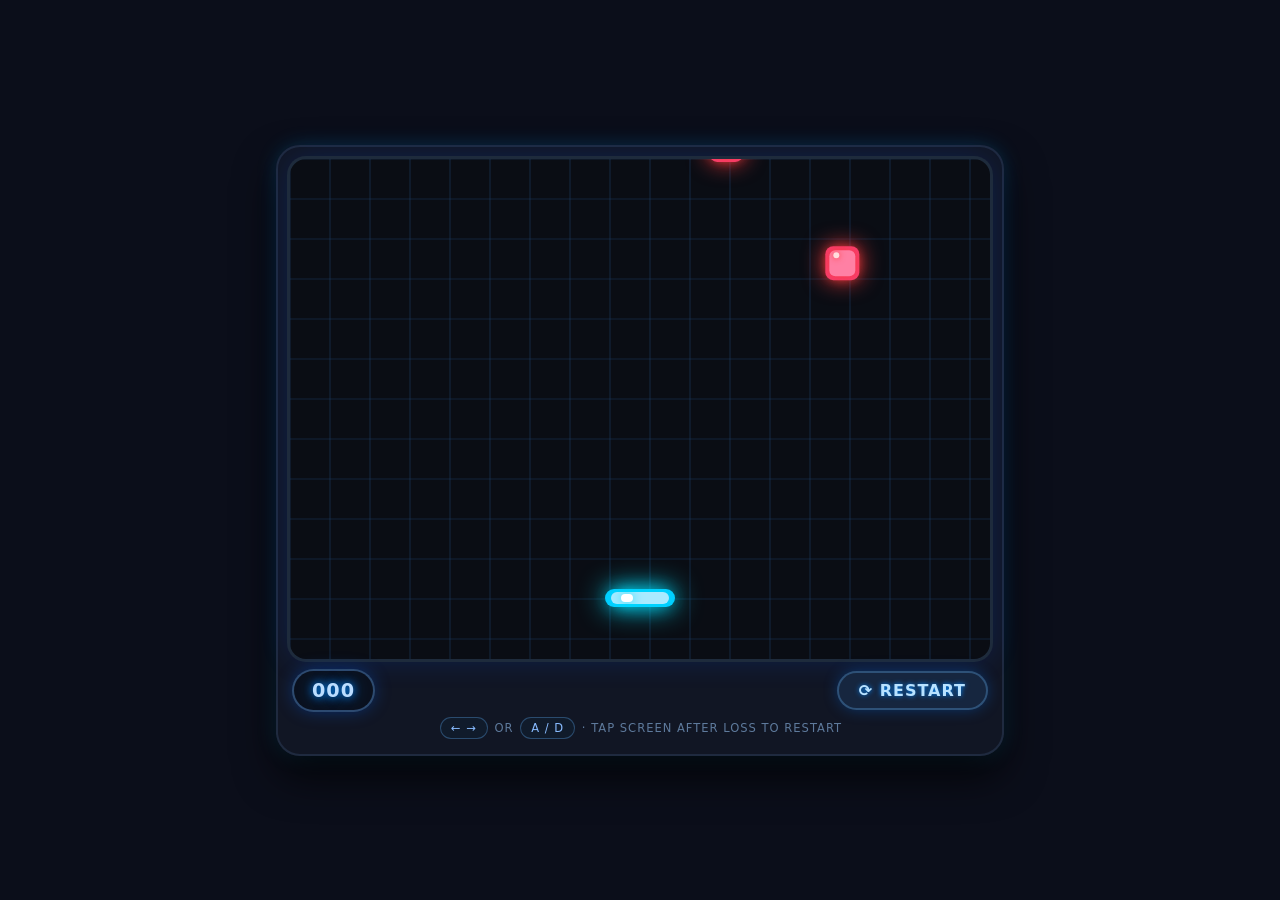
<file: game.html>
<!DOCTYPE html>
<html lang="en">
<head>
    <meta charset="UTF-8">
    <meta name="viewport" content="width=device-width, initial-scale=1.0, maximum-scale=1.0, user-scalable=no, viewport-fit=cover">
    <meta name="apple-mobile-web-app-capable" content="yes">
    <meta name="mobile-web-app-capable" content="yes">
    <title>Neon Dodge · web game</title>
    <style>
        * {
            margin: 0;
            padding: 0;
            box-sizing: border-box;
            user-select: none;
            -webkit-user-select: none;
            -webkit-tap-highlight-color: transparent;
            touch-action: none;
        }
        html, body {
            height: 100%;
            overflow: hidden;
        }
        body {
            background: #0b0e1a;
            min-height: 100vh;
            min-height: 100dvh;
            display: flex;
            align-items: center;
            justify-content: center;
            font-family: 'Segoe UI', system-ui, -apple-system, sans-serif;
            padding: 8px;
            touch-action: none;
        }
        .game-wrapper {
            background: #111624;
            border-radius: 24px;
            padding: 14px 14px 18px;
            box-shadow: 0 20px 40px rgba(0, 0, 0, 0.7), 0 0 0 2px #1f2a3f inset, 0 0 20px #00b8ff33;
            display: flex;
            flex-direction: column;
            align-items: center;
            max-width: 100%;
            width: fit-content;
        }
        canvas {
            display: block;
            width: 100%;
            max-width: 700px;
            height: auto;
            border-radius: 16px;
            box-shadow: 0 0 0 3px #1e2b3c, 0 0 30px #0055ff33;
            cursor: pointer;
            background: #0a0d14;
            touch-action: none;
        }
        .hud {
            width: 100%;
            display: flex;
            justify-content: space-between;
            align-items: center;
            margin-top: 12px;
            gap: 10px;
            color: #c0e0ff;
            font-weight: 600;
            text-shadow: 0 0 8px #0088ff, 0 0 16px #0055aa;
            letter-spacing: 1px;
            padding: 0 4px;
        }
        .score-box {
            background: #0a111e;
            padding: 8px 18px;
            border-radius: 60px;
            font-size: 1.2rem;
            box-shadow: 0 0 0 2px #2e4b70, 0 0 18px #0066ff66;
            font-variant-numeric: tabular-nums;
            color: #bbddff;
            flex-shrink: 0;
        }
        .restart-btn {
            background: #16263f;
            border: none;
            font-family: inherit;
            font-weight: 700;
            font-size: 1rem;
            padding: 8px 20px;
            border-radius: 60px;
            color: #b8e2ff;
            letter-spacing: 1px;
            box-shadow: 0 0 0 2px #2e5177, 0 0 16px #0077ff66;
            cursor: pointer;
            transition: all 0.15s;
            text-shadow: 0 0 5px #0088ff;
            white-space: nowrap;
            flex-shrink: 0;
        }
        .restart-btn:hover {
            background: #1e3657;
            box-shadow: 0 0 0 2px #4b7eb0, 0 0 28px #0088ffcc;
            color: #e0f0ff;
        }
        .restart-btn:active {
            transform: scale(0.96);
        }
        .hint {
            font-size: 0.72rem;
            margin-top: 8px;
            color: #5e7a9c;
            letter-spacing: 1px;
            text-transform: uppercase;
            font-weight: 500;
            text-align: center;
        }
        .hint span {
            color: #88bbff;
            background: #101b2b;
            padding: 3px 10px;
            border-radius: 30px;
            margin: 0 3px;
            box-shadow: 0 0 0 1px #2a4b6e;
            display: inline-block;
        }
        /* Mobile touch control zones - visual indicator */
        .mobile-controls {
            display: none;
            width: 100%;
            margin-top: 10px;
            gap: 10px;
            justify-content: center;
        }
        .mobile-btn {
            flex: 1;
            max-width: 120px;
            height: 56px;
            background: #16263f;
            border: none;
            border-radius: 16px;
            color: #b8e2ff;
            font-size: 1.8rem;
            font-weight: 700;
            box-shadow: 0 0 0 2px #2e5177, 0 0 16px #0077ff44;
            cursor: pointer;
            touch-action: none;
            transition: all 0.08s;
            display: flex;
            align-items: center;
            justify-content: center;
            user-select: none;
            -webkit-user-select: none;
        }
        .mobile-btn:active {
            background: #1e3657;
            box-shadow: 0 0 0 2px #4b7eb0, 0 0 24px #0088ffaa;
            transform: scale(0.97);
        }
        @media (max-width: 600px) {
            body { padding: 4px; }
            .game-wrapper { padding: 10px 10px 14px; border-radius: 20px; }
            .score-box { font-size: 1rem; padding: 6px 14px; }
            .restart-btn { font-size: 0.85rem; padding: 6px 14px; }
            .hint { font-size: 0.6rem; margin-top: 6px; }
            .mobile-controls { display: flex; }
        }
        @media (hover: none) and (pointer: coarse) {
            .mobile-controls { display: flex; }
        }
        /* Prevent callout menu on long press */
        * {
            -webkit-touch-callout: none;
        }
    </style>
</head>
<body>
<div class="game-wrapper">
    <canvas id="gameCanvas" width="700" height="500"></canvas>
    <div class="hud">
        <div class="score-box" id="scoreDisplay">000</div>
        <button class="restart-btn" id="restartButton">⟳ RESTART</button>
    </div>
    <!-- On-screen mobile touch controls -->
    <div class="mobile-controls" id="mobileControls">
        <button class="mobile-btn" id="btnLeft" aria-label="Move left">◀</button>
        <button class="mobile-btn" id="btnRight" aria-label="Move right">▶</button>
    </div>
    <div class="hint">
        <span>← →</span> or <span>A / D</span> · tap screen after loss to restart
    </div>
</div>

<script>
    (function() {
        // ---- CANVAS & CONTEXT ----
        const canvas = document.getElementById('gameCanvas');
        const ctx = canvas.getContext('2d');
        const scoreDisplay = document.getElementById('scoreDisplay');

        // ---- GAME DIMENSIONS (fixed internal resolution) ----
        const W = 700;
        const H = 500;
        canvas.width = W;
        canvas.height = H;

        // ---- GAME STATE ----
        let gameActive = true;
        let score = 0;
        let frame = 0;
        let animationId = null;

        // ---- PLAYER ----
        const PLAYER_WIDTH = 70;
        const PLAYER_HEIGHT = 18;
        const PLAYER_FIXED_Y = H - 70;
        const PLAYER_SPEED = 7.5;

        const player = {
            x: W / 2 - PLAYER_WIDTH / 2,
            y: PLAYER_FIXED_Y,
            w: PLAYER_WIDTH,
            h: PLAYER_HEIGHT
        };

        // ---- BLOCKS ----
        let blocks = [];
        const BLOCK_SIZE = 34;
        const BASE_FALL_SPEED = 2.7;
        const SPAWN_RATE = 0.022;

        // ---- INPUT STATE ----
        const keys = {
            ArrowLeft: false,
            ArrowRight: false,
            a: false,
            A: false,
            d: false,
            D: false
        };
        // Mobile button states (separate from keyboard)
        let mobileLeft = false;
        let mobileRight = false;

        // ---- HELPERS ----
        function formatScore(scr) {
            return Math.min(999, Math.floor(scr)).toString().padStart(3, '0');
        }

        function resetGame() {
            gameActive = true;
            score = 0;
            blocks = [];
            frame = 0;
            player.x = W / 2 - PLAYER_WIDTH / 2;
            // reset input states
            keys.ArrowLeft = false;
            keys.ArrowRight = false;
            keys.a = false;
            keys.A = false;
            keys.d = false;
            keys.D = false;
            mobileLeft = false;
            mobileRight = false;
            updateScoreDisplay();
        }

        function updateScoreDisplay() {
            scoreDisplay.textContent = formatScore(score);
        }

        function rectCollide(ax, ay, aw, ah, bx, by, bw, bh) {
            return ax < bx + bw && ax + aw > bx && ay < by + bh && ay + ah > by;
        }

        function spawnBlock() {
            const x = Math.random() * (W - BLOCK_SIZE);
            const speedFactor = 0.85 + Math.random() * 0.75;
            blocks.push({
                x: x,
                y: -BLOCK_SIZE,
                w: BLOCK_SIZE,
                h: BLOCK_SIZE,
                speed: BASE_FALL_SPEED * speedFactor,
                hue: 350 + Math.random() * 20 - 10
            });
        }

        // ---- UPDATE ----
        function updateGame() {
            if (!gameActive) return;

            // --- player movement (keyboard OR mobile) ---
            const leftPressed = keys.ArrowLeft || keys.a || keys.A || mobileLeft;
            const rightPressed = keys.ArrowRight || keys.d || keys.D || mobileRight;

            if (leftPressed) player.x -= PLAYER_SPEED;
            if (rightPressed) player.x += PLAYER_SPEED;
            if (player.x < 0) player.x = 0;
            if (player.x + player.w > W) player.x = W - player.w;

            // --- block movement ---
            const difficultyMultiplier = 1 + Math.min(2.2, score / 300);

            for (let i = blocks.length - 1; i >= 0; i--) {
                const b = blocks[i];
                b.y += b.speed * difficultyMultiplier;

                // collision with player
                if (rectCollide(player.x, player.y, player.w, player.h, b.x, b.y, b.w, b.h)) {
                    gameActive = false;
                }

                // remove off-screen and score
                if (b.y > H + BLOCK_SIZE) {
                    blocks.splice(i, 1);
                    if (gameActive) {
                        score += 10;
                        updateScoreDisplay();
                    }
                }
            }

            // if game became inactive due to collision, don't continue updates
            if (!gameActive) return;

            // spawn new blocks
            const spawnChance = SPAWN_RATE * (1 + Math.min(1.8, score / 220));
            if (Math.random() < spawnChance) {
                spawnBlock();
            }

            frame++;
        }

        // ---- DRAW ----
        function draw() {
            ctx.clearRect(0, 0, W, H);

            // grid
            ctx.strokeStyle = '#1b314d';
            ctx.lineWidth = 1.2;
            ctx.globalAlpha = 0.5;
            for (let i = 0; i < W; i += 40) {
                ctx.beginPath();
                ctx.moveTo(i, 0);
                ctx.lineTo(i, H);
                ctx.strokeStyle = '#1e3d62';
                ctx.stroke();
            }
            for (let i = 0; i < H; i += 40) {
                ctx.beginPath();
                ctx.moveTo(0, i);
                ctx.lineTo(W, i);
                ctx.strokeStyle = '#1e3d62';
                ctx.stroke();
            }
            ctx.globalAlpha = 1.0;

            // blocks
            for (let b of blocks) {
                ctx.shadowColor = '#ff3b3b';
                ctx.shadowBlur = 22;
                ctx.fillStyle = `hsl(${b.hue}, 90%, 60%)`;
                ctx.beginPath();
                ctx.roundRect(b.x, b.y, b.w, b.h, 8);
                ctx.fill();

                ctx.shadowBlur = 12;
                ctx.fillStyle = `hsl(${b.hue}, 100%, 75%)`;
                ctx.beginPath();
                ctx.roundRect(b.x + 4, b.y + 4, b.w - 8, b.h - 8, 6);
                ctx.fill();

                ctx.shadowBlur = 6;
                ctx.fillStyle = '#ffdddd';
                ctx.beginPath();
                ctx.roundRect(b.x + 8, b.y + 6, 6, 6, 3);
                ctx.fill();
            }

            ctx.shadowColor = 'transparent';
            ctx.shadowBlur = 0;

            // player
            ctx.shadowColor = '#00e0ff';
            ctx.shadowBlur = 28;
            ctx.fillStyle = '#00ccff';
            ctx.beginPath();
            ctx.roundRect(player.x, player.y, player.w, player.h, 12);
            ctx.fill();

            ctx.shadowBlur = 18;
            ctx.fillStyle = '#aaeaff';
            ctx.beginPath();
            ctx.roundRect(player.x + 6, player.y + 3, player.w - 12, player.h - 6, 8);
            ctx.fill();

            ctx.shadowBlur = 12;
            ctx.fillStyle = '#ffffff';
            ctx.beginPath();
            ctx.roundRect(player.x + 16, player.y + 5, 12, 8, 4);
            ctx.fill();

            ctx.shadowBlur = 0;
            ctx.shadowColor = 'transparent';

            // game over overlay
            if (!gameActive) {
                ctx.fillStyle = 'rgba(5, 8, 15, 0.78)';
                ctx.fillRect(0, 0, W, H);

                ctx.font = 'bold 52px "Segoe UI", system-ui, sans-serif';
                ctx.textAlign = 'center';
                ctx.textBaseline = 'middle';
                ctx.shadowColor = '#ff2266';
                ctx.shadowBlur = 32;
                ctx.fillStyle = '#ff4466';
                ctx.fillText('GAME OVER', W / 2, H / 2 - 30);

                ctx.font = 'bold 24px "Segoe UI", system-ui, sans-serif';
                ctx.shadowColor = '#00aaff';
                ctx.shadowBlur = 24;
                ctx.fillStyle = '#88ddff';
                ctx.fillText('TAP ANYWHERE TO RESTART', W / 2, H / 2 + 45);
                ctx.shadowBlur = 0;
            }
        }

        // ---- GAME LOOP ----
        function gameLoop() {
            updateGame();
            draw();
            animationId = requestAnimationFrame(gameLoop);
        }

        // ---- KEYBOARD EVENTS ----
        function handleKeyDown(e) {
            const key = e.key;
            if (key === 'ArrowLeft' || key === 'ArrowRight' || key === 'a' || key === 'A' || key === 'd' || key === 'D') {
                e.preventDefault();
            }
            if (key in keys) keys[key] = true;
        }

        function handleKeyUp(e) {
            const key = e.key;
            if (key === 'ArrowLeft' || key === 'ArrowRight' || key === 'a' || key === 'A' || key === 'd' || key === 'D') {
                e.preventDefault();
            }
            if (key in keys) keys[key] = false;
        }

        // ---- MOBILE TOUCH CONTROLS ----
        const btnLeft = document.getElementById('btnLeft');
        const btnRight = document.getElementById('btnRight');

        function setMobileLeft(state) {
            mobileLeft = state;
        }
        function setMobileRight(state) {
            mobileRight = state;
        }

        // touch events for buttons
        btnLeft.addEventListener('touchstart', (e) => {
            e.preventDefault();
            setMobileLeft(true);
        }, { passive: false });
        btnLeft.addEventListener('touchend', (e) => {
            e.preventDefault();
            setMobileLeft(false);
        }, { passive: false });
        btnLeft.addEventListener('touchcancel', (e) => {
            e.preventDefault();
            setMobileLeft(false);
        }, { passive: false });

        btnRight.addEventListener('touchstart', (e) => {
            e.preventDefault();
            setMobileRight(true);
        }, { passive: false });
        btnRight.addEventListener('touchend', (e) => {
            e.preventDefault();
            setMobileRight(false);
        }, { passive: false });
        btnRight.addEventListener('touchcancel', (e) => {
            e.preventDefault();
            setMobileRight(false);
        }, { passive: false });

        // mouse events for buttons (for testing on desktop)
        btnLeft.addEventListener('mousedown', (e) => {
            e.preventDefault();
            setMobileLeft(true);
        });
        btnLeft.addEventListener('mouseup', (e) => {
            e.preventDefault();
            setMobileLeft(false);
        });
        btnLeft.addEventListener('mouseleave', (e) => {
            setMobileLeft(false);
        });

        btnRight.addEventListener('mousedown', (e) => {
            e.preventDefault();
            setMobileRight(true);
        });
        btnRight.addEventListener('mouseup', (e) => {
            e.preventDefault();
            setMobileRight(false);
        });
        btnRight.addEventListener('mouseleave', (e) => {
            setMobileRight(false);
        });

        // ---- TAP-TO-RESTART (canvas click/tap after game over) ----
        function handleCanvasTap(e) {
            if (!gameActive) {
                e.preventDefault();
                resetGame();
            }
        }

        canvas.addEventListener('click', handleCanvasTap);
        canvas.addEventListener('touchstart', (e) => {
            if (!gameActive) {
                e.preventDefault();
                resetGame();
            }
        }, { passive: false });

        // ---- RESTART BUTTON ----
        document.getElementById('restartButton').addEventListener('click', (e) => {
            e.stopPropagation();
            resetGame();
        });

        // ---- PREVENT SCROLLING / ZOOMING ON MOBILE ----
        window.addEventListener('keydown', function(e) {
            if (e.key === 'ArrowLeft' || e.key === 'ArrowRight' || e.key === 'ArrowUp' || e.key === 'ArrowDown') {
                if (e.target === document.body || e.target === canvas) {
                    e.preventDefault();
                }
            }
        }, { passive: false });

        document.addEventListener('keydown', handleKeyDown);
        document.addEventListener('keyup', handleKeyUp);

        // prevent context menu
        canvas.addEventListener('contextmenu', (e) => e.preventDefault());
        document.getElementById('mobileControls').addEventListener('contextmenu', (e) => e.preventDefault());

        // prevent double-tap zoom
        let lastTouchEnd = 0;
        document.addEventListener('touchend', (e) => {
            const now = Date.now();
            if (now - lastTouchEnd <= 300) {
                e.preventDefault();
            }
            lastTouchEnd = now;
        }, { passive: false });

        // ---- START ----
        resetGame();
        gameLoop();

        // ---- POLYFILL roundRect ----
        if (!CanvasRenderingContext2D.prototype.roundRect) {
            CanvasRenderingContext2D.prototype.roundRect = function(x, y, w, h, r) {
                if (w < 2 * r) r = w / 2;
                if (h < 2 * r) r = h / 2;
                this.moveTo(x + r, y);
                this.lineTo(x + w - r, y);
                this.quadraticCurveTo(x + w, y, x + w, y + r);
                this.lineTo(x + w, y + h - r);
                this.quadraticCurveTo(x + w, y + h, x + w - r, y + h);
                this.lineTo(x + r, y + h);
                this.quadraticCurveTo(x, y + h, x, y + h - r);
                this.lineTo(x, y + r);
                this.quadraticCurveTo(x, y, x + r, y);
                return this;
            };
        }

        // ---- CLEANUP ----
        window.addEventListener('beforeunload', () => {
            if (animationId) cancelAnimationFrame(animationId);
            document.removeEventListener('keydown', handleKeyDown);
            document.removeEventListener('keyup', handleKeyUp);
        });
    })();
</script>
</body>
</html>
</file>
<file: EdibleImagesDemo/styles.css>
body { margin: 0; background: #fff; }
.ei {
  --teal: #04817C; --teal-d: #03625E; --ink: #103B3A; --purple: #9E00A3; --orchid: #BE51C1;
  --pink: #F9A8CF; --pink-l: #FDEAF3; --yellow: #FFD23F; --yellow-l: #FFF6D1; --aqua: #CDEFEA; --aqua-l: #EBF8F6;
  --gut: 16px;
  container-type: inline-size;
  font-family: 'Figtree', system-ui, sans-serif; font-size: 17px; line-height: 1.5; color: var(--ink); background: #fff;
  overflow-x: clip; -webkit-font-smoothing: antialiased;
}
.ei *, .ei *::before, .ei *::after { box-sizing: border-box; }
:where(.ei) img { display: block; max-width: 100%; height: auto; }
:where(.ei) :where(h1, h2, h3, p, ol, ul, figure, blockquote) { margin: 0; padding: 0; }
:where(.ei) :where(ol, ul) { list-style: none; }
:where(.ei) a { color: inherit; }
.ei h1, .ei h2 { font-family: 'Merienda One', cursive; font-weight: 400; font-synthesis: none; letter-spacing: -0.01em; line-height: 1.14; }
.ei h2 { font-size: 32px; color: var(--teal-d); }
.ei h3 { font-size: 21px; line-height: 1.3; font-weight: 700; }
.ei :focus-visible { outline: 3px solid var(--purple); outline-offset: 3px; border-radius: 6px; }
.on-dark :focus-visible { outline-color: var(--yellow); }
.wrap { width: 100%; max-width: 1344px; margin-inline: auto; padding-inline: var(--gut); }
.sec { padding-block: 64px; }
.sec-head { margin-bottom: 28px; }
.sec-head p { margin-top: 8px; font-size: 19px; max-width: 46ch; }

/* top bars */
.concept { background: var(--ink); color: #fff; font-size: 14px; line-height: 1.3; font-weight: 500; text-align: center; padding: 7px 12px; }
.announce { background: var(--yellow); color: var(--ink); font-size: 15px; font-weight: 600; text-align: center; padding: 8px 12px; }
.head { background: #fff; position: relative; z-index: 5; }
.head-in { display: flex; align-items: center; gap: 4px; min-height: 76px; }
.logo { display: block; margin-right: auto; border-radius: 50%; }
.logo img { width: 66px; height: 66px; }
.nav { display: none; }
.icon-btn { width: 48px; height: 48px; display: inline-flex; align-items: center; justify-content: center; border: 0; background: none; color: var(--teal-d); border-radius: 50%; cursor: pointer; padding: 0; text-decoration: none; transition: background-color .15s; }
.icon-btn:hover { background: var(--aqua-l); }
.icon-btn:active { background: var(--aqua); }
.menu-btn { display: inline-flex; }
.menu[hidden] { display: none; }
.menu { background: #fff; padding: 0 var(--gut) 16px; }
.menu a { display: flex; align-items: center; min-height: 52px; font-size: 19px; font-weight: 600; text-decoration: none; color: var(--ink); }
.menu a.is-star { color: var(--purple); }

/* buttons */
.btn { display: inline-flex; align-items: center; justify-content: center; min-height: 56px; padding: 12px 28px; border: 0; border-radius: 999px; font: inherit; font-size: 19px; font-weight: 700; line-height: 1.2; text-decoration: none; cursor: pointer; transition: transform .12s ease, background-color .15s ease; }
.btn:active { transform: scale(.97); }
.btn-sun { background: var(--yellow); color: var(--ink); }
.btn-sun:hover { background: #FFC61A; }
.btn-text { background: transparent; color: #fff; text-decoration: underline; text-underline-offset: 5px; text-decoration-thickness: 2px; }
.btn-text:hover { text-decoration-color: var(--yellow); }

/* hero */
.hero { position: relative; background: var(--teal); color: #fff; overflow: hidden; }
.hero-in { display: grid; grid-template-columns: minmax(0, 1fr); padding-top: 32px; }
.hero h1 { font-size: 46px; line-height: 1.12; color: #fff; }
.hero h1 span { display: block; }
.hero-sub { margin-top: 16px; font-size: 19px; line-height: 1.45; max-width: 34ch; }
.hero-price { margin-top: 20px; font-size: 19px; font-weight: 600; }
.hero-price strong { font-size: 28px; font-weight: 700; color: var(--yellow); margin-left: 4px; }
.hero-acts { display: grid; gap: 4px; margin-top: 16px; }
.cake { position: relative; aspect-ratio: 1; }
.cake-base { width: 100%; height: 100%; object-fit: contain; }
.hero-cake { width: 122%; margin-top: 12px; margin-left: 2%; margin-bottom: -26%; }
.cake-topper { position: absolute; left: 18.6%; top: 18.6%; width: 62.8%; height: 62.8%; border-radius: 50%; overflow: hidden; animation: settle .9s cubic-bezier(.2, .8, .2, 1) both .15s; }
.cake-topper img { width: 100%; height: 100%; object-fit: cover; transform: scale(1.02); }
@keyframes settle { from { transform: scale(1.14) translateY(-10px); opacity: 0; } to { transform: none; opacity: 1; } }
.ph-tag { display: inline-block; margin-top: 16px; background: #fff; color: var(--ink); font-size: 15px; font-weight: 600; line-height: 1.2; padding: 7px 12px; border-radius: 8px; }
.scallop { height: 20px; background: url(assets/scallop.svg) repeat-x center bottom / 56px 20px; }
.hero .scallop { position: absolute; left: 0; right: 0; bottom: -1px; z-index: 2; }

/* trust */
.trust { padding-block: 32px 0; }
.trust ul { display: grid; grid-template-columns: repeat(2, minmax(0, 1fr)); gap: 24px 16px; }
.trust li { display: grid; gap: 6px; align-content: start; }
.trust svg { color: var(--teal); }
.trust b { font-size: 19px; line-height: 1.25; font-weight: 700; }
.trust span { font-size: 17px; line-height: 1.35; }

/* how it works */
.steps { display: grid; grid-template-columns: minmax(0, 1fr); gap: 28px; }
.step { min-width: 0; }
.step-tile { display: flex; align-items: center; justify-content: center; overflow: hidden; border-radius: 20px; }
.step:nth-child(1) .step-tile { height: 200px; background: var(--yellow-l); }
.step:nth-child(2) .step-tile { height: 240px; background: var(--pink-l); }
.step:nth-child(3) .step-tile { height: 300px; background: var(--aqua); }
.step:nth-child(1) img { width: 150px; height: 150px; border-radius: 12px; }
.step:nth-child(2) img { width: 196px; height: 196px; border-radius: 50%; }
.step:nth-child(3) img { width: 380px; max-width: none; height: 380px; }
.step h3 { margin-top: 14px; font-size: 21px; }
.step p { margin-top: 4px; }
.step-no { color: var(--purple); }

/* ranges */
.ranges { display: grid; grid-template-columns: repeat(2, minmax(0, 1fr)); gap: 12px; }
.range { position: relative; display: flex; flex-direction: column; border-radius: 20px; overflow: hidden; text-decoration: none; color: var(--ink); transition: background-color .15s; min-height: 220px; }
.range:nth-child(1) { background: var(--pink-l); grid-column: 1 / -1; }
.range:nth-child(2) { background: var(--aqua); }
.range:nth-child(3) { background: var(--yellow-l); }
.range:nth-child(4) { background: var(--aqua-l); grid-column: 1 / -1; }
.range-text { padding: 16px 16px 12px; }
.range-name { font-size: 21px; font-weight: 700; line-height: 1.2; }
.range-text span { display: block; font-size: 17px; line-height: 1.35; margin-top: 2px; }
.range-img { margin-top: auto; align-self: center; width: 150px; height: 150px; border-radius: 50%; object-fit: cover; margin-bottom: 16px; transition: transform .25s ease; }
.range:hover .range-img { transform: scale(1.04); }
.range:nth-child(1) .range-img, .range:nth-child(4) .range-img { width: 190px; height: 190px; }
.ph { display: flex; align-items: center; justify-content: center; text-align: center; background: #EDEFEE; color: #3F4F4E; font-size: 15px; font-weight: 600; line-height: 1.25; padding: 12px; }
.range .ph { margin-top: auto; align-self: center; width: 150px; height: 150px; border-radius: 50%; margin-bottom: 16px; }

/* best sellers */
.rail { display: grid; grid-auto-flow: column; grid-auto-columns: 62%; gap: 12px; overflow-x: auto; scroll-snap-type: x mandatory; scrollbar-width: none; padding-bottom: 4px; margin-inline: calc(var(--gut) * -1); padding-inline: var(--gut); scroll-padding-inline: var(--gut); }
.rail::-webkit-scrollbar { display: none; }
.prod { scroll-snap-align: start; display: block; text-decoration: none; color: var(--ink); border-radius: 16px; }
.prod img { width: 100%; aspect-ratio: 1; object-fit: cover; border-radius: 16px; background: var(--aqua-l); transition: transform .25s ease; }
.prod:hover img { transform: scale(1.02); }
.prod b { display: block; margin-top: 10px; font-size: 17px; line-height: 1.3; font-weight: 600; }
.prod span { display: block; margin-top: 2px; font-size: 19px; font-weight: 700; color: var(--teal-d); }

/* design your own */
.star { background: var(--purple); color: #fff; }
.star h2 { color: #fff; font-size: 36px; }
.star .sec-head p { color: #fff; }
.studio { display: grid; grid-template-columns: minmax(0, 1fr); gap: 20px; }
.stage { position: relative; overflow: hidden; height: 420px; margin-inline: calc(var(--gut) * -1); }
.stage-cake { position: absolute; left: 50%; top: 50%; width: 500px; height: 500px; max-width: none; transform: translate(-50%, -50%); }
.t-mock { position: absolute; left: 50%; top: 50%; transform: translate(-50%, -50%); background: #fff; display: flex; flex-direction: column; align-items: center; justify-content: center; gap: 4px; overflow: hidden; border-style: solid; border-width: 10px; text-align: center; color: var(--ink); transition: width .25s ease, height .25s ease, border-radius .25s ease, border-color .2s ease; padding: 8px; }
.t-circle { width: 312px; height: 312px; border-radius: 50%; }
.t-square { width: 240px; height: 240px; border-radius: 6px; }
.t-rectangle { width: 212px; height: 278px; border-radius: 6px; }
.t-photo { width: 50%; aspect-ratio: 1; flex: 0 0 auto; border-radius: 50%; overflow: hidden; background: #EDEFEE; display: flex; align-items: center; justify-content: center; color: #3F4F4E; font-size: 13px; font-weight: 600; line-height: 1.2; }
.t-photo img { width: 100%; height: 100%; object-fit: cover; }
.t-name { font-family: 'Merienda One', cursive; font-size: 27px; line-height: 1.1; color: var(--teal-d); max-width: 86%; overflow-wrap: anywhere; }
.t-msg { font-size: 15px; line-height: 1.2; font-weight: 500; max-width: 80%; overflow-wrap: anywhere; }
.t-square .t-photo { width: 46%; }
.t-square .t-name { font-size: 24px; }
.t-square .t-msg, .t-rectangle .t-msg { font-size: 15px; }
.t-rectangle .t-photo { width: 62%; }
.sheet-note { display: flex; align-items: center; gap: 14px; margin-top: 14px; font-size: 17px; font-weight: 600; line-height: 1.3; }
.mini { flex: 0 0 auto; width: 48px; aspect-ratio: 210 / 297; background: #fff; display: flex; flex-wrap: wrap; align-content: center; justify-content: center; gap: 2px; padding: 2px; }
.mini i { display: block; background: var(--teal); }
.panel { background: #fff; color: var(--ink); border-radius: 24px; padding: 20px 16px; display: grid; gap: 20px; }
.field label, .field .lab { display: block; font-size: 17px; font-weight: 700; margin-bottom: 6px; }
.field input[type=text] { width: 100%; min-height: 52px; border: 2px solid #7E9B99; border-radius: 12px; padding: 10px 14px; font: inherit; font-size: 19px; color: var(--ink); background: #fff; }
.field input[type=text]:focus-visible { border-color: var(--purple); }
.upload-input { position: absolute; width: 2px; height: 2px; opacity: 0; overflow: hidden; }
.field label.upload { display: flex; align-items: center; justify-content: center; gap: 10px; min-height: 56px; border-radius: 12px; background: var(--aqua-l); color: var(--teal-d); font-weight: 700; cursor: pointer; padding: 10px 14px; margin: 0 !important; font-size: 17px !important; transition: background-color .15s; }
.field label.upload:hover { background: var(--aqua); }
.upload-input:focus-visible + label.upload { outline: 3px solid var(--purple); outline-offset: 3px; }
.hint { margin-top: 8px; font-size: 15px; line-height: 1.4; }
.err { margin-top: 8px; font-size: 15px; line-height: 1.4; font-weight: 600; color: #A3123F; }
.two, .stack { display: grid; grid-template-columns: minmax(0, 1fr); gap: 20px; }
.segs { display: grid; grid-auto-flow: column; grid-auto-columns: minmax(0, 1fr); gap: 6px; background: var(--aqua-l); padding: 5px; border-radius: 14px; }
.seg { min-height: 48px; border: 0; border-radius: 10px; background: transparent; font: inherit; font-size: 17px; font-weight: 600; color: var(--ink); cursor: pointer; padding: 4px 6px; transition: background-color .15s, color .15s; }
.seg:hover { background: var(--aqua); }
.seg.on { background: var(--teal-d); color: #fff; }
.swatches { display: flex; flex-wrap: wrap; gap: 6px; }
.swatch { width: 48px; height: 48px; border-radius: 50%; border: 0; padding: 0; cursor: pointer; display: inline-flex; align-items: center; justify-content: center; background: #fff; transition: transform .12s; }
.swatch:active { transform: scale(.94); }
.swatch i { display: block; width: 36px; height: 36px; border-radius: 50%; }
.swatch.on { outline: 3px solid var(--ink); outline-offset: -1px; }
.buy { display: flex; align-items: center; justify-content: space-between; gap: 16px; }
.buy b { font-size: 28px; font-weight: 700; color: var(--teal-d); line-height: 1; }
.btn-teal { background: var(--teal); color: #fff; flex: 1 1 auto; }
.btn-teal:hover { background: var(--teal-d); }

/* size guide */
.sizes { display: grid; grid-template-columns: repeat(2, minmax(0, 1fr)); gap: 24px 16px; }
.sz-sheet { aspect-ratio: 210 / 297; background: var(--aqua-l); display: flex; flex-wrap: wrap; justify-content: center; align-content: center; gap: 3%; border-radius: 4px; }
.sz-sheet img { border-radius: 50%; aspect-ratio: 1; object-fit: cover; }
.w2 { width: 24.2%; } .w4 { width: 48.4%; } .w6 { width: 72.6%; } .w8 { width: 96.7%; }
.sz-rect { width: 96.7%; height: 89.8%; border-radius: 3px !important; aspect-ratio: auto !important; object-fit: cover; }
.size b { display: block; margin-top: 10px; font-size: 21px; line-height: 1.25; }
.size span { font-size: 17px; }
.size-rect { grid-column: 1 / -1; display: grid; grid-template-columns: minmax(0, 1fr) minmax(0, 1fr); gap: 16px; align-items: center; }

/* application */
.apply { background: var(--pink-l); }
.apply-in { display: grid; gap: 28px; }
.tips { display: grid; gap: 20px; counter-reset: t; }
.tips li { counter-increment: t; display: grid; grid-template-columns: 48px minmax(0, 1fr); gap: 14px; font-size: 19px; line-height: 1.4; font-weight: 500; }
.tips li::before { content: counter(t); width: 48px; height: 48px; border-radius: 50%; background: var(--purple); color: #fff; display: flex; align-items: center; justify-content: center; font-weight: 700; font-size: 21px; }
.apply-img { width: 100%; max-width: 520px; margin-inline: auto; }

/* reviews */
.reviews { background: var(--yellow); }
.rev-in { display: grid; gap: 20px; }
.reviews h2 { color: var(--ink); }
.stars { display: flex; gap: 2px; margin-top: 14px; color: var(--purple); }
.rating { margin-top: 8px; font-size: 19px; font-weight: 600; max-width: 30ch; }
.reviews blockquote p { font-size: 24px; line-height: 1.3; font-weight: 600; }
.reviews figcaption { margin-top: 8px; font-size: 19px; }

/* delivery */
.deliver { display: grid; gap: 24px; }
.deliver h3 { color: var(--teal-d); margin-bottom: 6px; font-size: 21px; }
.deliver p { max-width: 58ch; }

/* footer */
.foot { background: var(--teal); padding: 48px var(--gut) 24px; margin-top: 8px; }
.card-wrap { max-width: 1120px; margin-inline: auto; }
.card { background: #fff; padding: 24px 20px; border-radius: 0 0 20px 20px; display: grid; gap: 28px; }
.card-brand img { width: 104px; height: 104px; }
.card-brand p { margin-top: 10px; font-size: 19px; font-weight: 600; }
.card h3 { font-size: 19px; color: var(--teal-d); margin-bottom: 4px; }
.card a { display: flex; align-items: center; min-height: 44px; text-decoration: underline; text-underline-offset: 3px; overflow-wrap: anywhere; }
.imprint { text-align: center; color: #fff; font-size: 15px; margin-top: 20px; }

@keyframes rise { from { opacity: .3; transform: translateY(20px); } to { opacity: 1; transform: none; } }
@supports (animation-timeline: view()) {
  @media (prefers-reduced-motion: no-preference) {
    .sec-head, .step, .range, .prod, .size, .tips li, .deliver div, .rev-in figure { animation: rise linear both; animation-timeline: view(); animation-range: entry 0% entry 30%; }
  }
}

@media (prefers-reduced-motion: reduce) {
  .ei *, .ei *::before, .ei *::after { animation: none !important; transition: none !important; }
}

@container (min-width: 760px) {
  .ei-root { --gut: 32px; }
  .sec { padding-block: 96px; }
  .ei h2 { font-size: 42px; }
  .trust ul { grid-template-columns: repeat(4, minmax(0, 1fr)); }
  .steps { grid-template-columns: 3fr 4fr 5fr; align-items: end; gap: 12px; }
  .step:nth-child(1) .step-tile { height: 220px; }
  .step:nth-child(2) .step-tile { height: 300px; }
  .step:nth-child(3) .step-tile { height: 400px; }
  .step:nth-child(1) img { width: 180px; height: 180px; }
  .step:nth-child(2) img { width: 250px; height: 250px; }
  .step:nth-child(1) img, .step:nth-child(2) img { max-width: 84%; height: auto; aspect-ratio: 1; }
  .step:nth-child(3) img { width: 520px; height: 520px; }
  .step { display: flex; flex-direction: column; justify-content: flex-end; }
  .step p { min-height: 3em; }
  .step h3, .step p { padding-inline: 4px; }
  .rail { grid-auto-flow: row; grid-template-columns: repeat(5, minmax(0, 1fr)); overflow: visible; margin-inline: 0; padding-inline: 0; }
  .sizes { grid-template-columns: repeat(5, minmax(0, 1fr)); gap: 16px; }
  .size-rect { grid-column: auto; display: block; }
  .deliver { grid-template-columns: repeat(2, minmax(0, 1fr)); gap: 48px; }
  .rev-in { grid-template-columns: 5fr 7fr; align-items: center; gap: 48px; }
  .reviews blockquote p { font-size: 36px; }
  .apply-in { grid-template-columns: 7fr 5fr; align-items: center; gap: 48px; }
  .two { grid-template-columns: repeat(2, minmax(0, 1fr)); }
  .card { grid-template-columns: 1.2fr 1fr 1fr; padding: 32px 40px; }
  .ranges { grid-template-columns: repeat(4, minmax(0, 1fr)); grid-auto-rows: 1fr; }
  .range:nth-child(1), .range:nth-child(4) { grid-column: span 2; }
  .range:nth-child(2) { grid-column: span 1; }
  .range:nth-child(3) { grid-column: span 1; }
  .range:nth-child(1) { grid-row: span 2; }
  .range:nth-child(4) { grid-column: 3 / 5; flex-direction: row; align-items: center; }
  .range:nth-child(4) .range-img { margin: 16px 24px 16px auto; }
  .range:nth-child(1) .range-img { width: 340px; height: 340px; margin-bottom: 32px; }
  .range-text { padding: 20px 24px 12px; }
}

@container (min-width: 1040px) {
  .ei-root { --gut: 48px; }
  .sec { padding-block: 120px; }
  .head-in { min-height: 88px; gap: 8px; }
  .logo img { width: 76px; height: 76px; }
  .logo { margin-right: 28px; }
  .nav { display: flex; align-items: center; gap: 4px; margin-right: auto; }
  .nav a { display: inline-flex; align-items: center; min-height: 48px; padding: 8px 14px; border-radius: 999px; font-size: 17px; font-weight: 600; text-decoration: none; color: var(--ink); transition: background-color .15s; }
  .nav a:hover { background: var(--aqua-l); }
  .nav a.is-star { color: var(--purple); }
  .menu-btn, .menu { display: none; }
  .hero-in { grid-template-columns: minmax(0, 5fr) minmax(0, 7fr); align-items: center; min-height: 640px; padding-block: 56px 72px; }
  .hero h1 { font-size: 72px; }
  .hero-sub { font-size: 21px; margin-top: 22px; }
  .hero-price { margin-top: 26px; font-size: 21px; }
  .hero-price strong { font-size: 36px; }
  .hero-acts { display: flex; gap: 12px; align-items: center; }
  .btn-sun { padding-inline: 36px; }
  .hero-cake { position: absolute; width: 860px; right: -120px; top: -40px; margin: 0; }
  .ph-tag { position: absolute; z-index: 3; left: max(var(--gut), calc((100% - 1344px) / 2 + var(--gut))); bottom: 36px; margin: 0; }
  .studio { grid-template-columns: minmax(0, 7fr) minmax(0, 5fr); gap: 32px; align-items: center; }
  .stage { height: 660px; margin: 0; overflow: visible; }
  .stage-cake { width: 660px; height: 660px; }
  .t-circle { width: 412px; height: 412px; border-width: 14px; }
  .t-square { width: 320px; height: 320px; border-width: 14px; }
  .t-rectangle { width: 280px; height: 368px; border-width: 14px; }
  .t-name { font-size: 36px; }
  .t-square .t-name { font-size: 32px; }
  .t-msg, .t-square .t-msg, .t-rectangle .t-msg { font-size: 21px; }
  .t-photo { font-size: 17px; }
  .panel { padding: 28px; }
  .star h2 { font-size: 48px; }
}
</file>
<file: TradingJournalshowcase/css/tokens.css>
/* Design tokens, copied from the app (UI rules §1 and §7). Change them only together with the app. */

@font-face {
  font-family: "Geist";
  font-style: normal;
  font-weight: 100 900;
  font-display: swap;
  src: url("../fonts/geist-latin.woff2") format("woff2");
}
@font-face {
  font-family: "Inter";
  font-style: normal;
  font-weight: 100 900;
  font-display: swap;
  src: url("../fonts/inter-latin.woff2") format("woff2");
}
@font-face {
  font-family: "JetBrains Mono";
  font-style: normal;
  font-weight: 100 800;
  font-display: swap;
  src: url("../fonts/jetbrains-mono-latin.woff2") format("woff2");
}

:root {
  color-scheme: dark;

  /* Colour */
  --bg: #0a0b0d;
  --surface: #111317;
  --raised: #171a1f;
  --raised-hover: #1e2229;
  --line: #22262d;
  --line-strong: #343a46;
  --fg: #e6e8eb;
  --muted: #8b929c;
  --accent: #7c8cff;
  --accent-active: #6a7ae8;
  --on-accent: #0a0b0d;
  --profit: #2fd07b;
  --loss: #f0525b;
  --neutral: #9aa3ae;
  --warning: #f2b84b;

  /* Type families */
  --font-display: "Geist", "Inter", ui-sans-serif, system-ui, sans-serif;
  --font-sans: "Inter", ui-sans-serif, system-ui, sans-serif;
  --font-mono: "JetBrains Mono", ui-monospace, SFMono-Regular, Menlo, monospace;

  /* Layout */
  --gutter: 16px;
  --page: 24px;
  --sidebar: 240px;
  --sidebar-rail: 64px;
  --topbar: 56px;
  --inspector: 380px;
  --content: 1600px;

  /* Radius and elevation */
  --radius-badge: 4px;
  --radius-control: 8px;
  --radius-card: 12px;
  --shadow-float: 0 8px 24px -4px rgb(0 0 0 / 0.6);

  /* Motion (UI rules §7) */
  --duration-fast: 120ms;
  --duration-base: 200ms;
  --duration-slow: 400ms;
  --duration-slower: 600ms;
  --duration-exit: 150ms;
  --duration-flash: 800ms;
  --ease-out: cubic-bezier(0.25, 1, 0.5, 1);
}

/* Type scale: one class per token, same names as the app's utilities. */
.text-headline-lg { font-family: var(--font-display); font-size: 28px; line-height: 34px; letter-spacing: -0.02em; font-weight: 600; }
.text-headline-md { font-family: var(--font-display); font-size: 20px; line-height: 26px; letter-spacing: -0.015em; font-weight: 600; }
.text-title-sm { font-size: 16px; line-height: 22px; letter-spacing: -0.01em; font-weight: 500; }
.text-body-md { font-size: 14px; line-height: 20px; letter-spacing: -0.005em; }
.text-body-sm { font-size: 13px; line-height: 18px; }
.text-label-sm { font-size: 12px; line-height: 16px; letter-spacing: 0.02em; font-weight: 500; text-transform: uppercase; }
.text-data-lg { font-family: var(--font-mono); font-size: 20px; line-height: 24px; letter-spacing: -0.02em; font-weight: 600; }
.text-data-md { font-family: var(--font-mono); font-size: 14px; line-height: 18px; font-weight: 500; }
.text-data-sm { font-family: var(--font-mono); font-size: 13px; line-height: 16px; }
.text-data-xs { font-family: var(--font-mono); font-size: 12px; line-height: 16px; letter-spacing: 0.01em; }
.font-mono { font-family: var(--font-mono); font-variant-numeric: tabular-nums; }

.text-fg { color: var(--fg); }
.text-muted { color: var(--muted); }
.text-profit { color: var(--profit); }
.text-loss { color: var(--loss); }
.text-neutral { color: var(--neutral); }
.text-warning { color: var(--warning); }
.text-accent { color: var(--accent); }

@keyframes fade-in { from { opacity: 0; } }
@keyframes rise-in { from { opacity: 0; transform: translateY(6px); } }
@keyframes sheet-in { from { transform: translateY(100%); } }
@keyframes pop-in { from { opacity: 0; transform: scale(0.98); } }
@keyframes panel-in { from { transform: translateX(100%); } }
@keyframes shimmer { to { transform: translateX(200%); } }
@keyframes slide-from-right { from { opacity: 0; transform: translateX(12px); } }
@keyframes slide-from-left { from { opacity: 0; transform: translateX(-12px); } }
@keyframes card-enter { from { opacity: 0; transform: translateY(4px); } }
@keyframes change-flash { from { opacity: 1; } to { opacity: 0; } }
@keyframes grow-x { from { transform: scaleX(0); } }
@keyframes grow-y { from { transform: scaleY(0); } }
@keyframes spin { to { transform: rotate(360deg); } }

/* The one reduced-motion switch, as in the app: everything ends at once. */
@media (prefers-reduced-motion: reduce) {
  *,
  *::before,
  *::after {
    animation-duration: 0.01ms !important;
    animation-delay: 0s !important;
    animation-iteration-count: 1 !important;
    transition-duration: 0.01ms !important;
    transition-delay: 0s !important;
    scroll-behavior: auto !important;
  }
}
</file>
<file: TradingJournalshowcase/css/base.css>
/* Reset, app shell and the few controls the shell itself needs. Screen parts come with the UI kit (components.css). */

*,
*::before,
*::after { box-sizing: border-box; }
html { -webkit-text-size-adjust: 100%; }
body {
  margin: 0;
  min-height: 100vh;
  background: var(--bg);
  color: var(--fg);
  font-family: var(--font-sans);
  font-size: 14px;
  line-height: 20px;
  letter-spacing: -0.005em;
  -webkit-font-smoothing: antialiased;
  -moz-osx-font-smoothing: grayscale;
}
h1, h2, h3, p, ul { margin: 0; }
ul { padding: 0; list-style: none; }
a { color: inherit; text-decoration: none; }
button {
  font: inherit;
  color: inherit;
  background: none;
  border: 0;
  padding: 0;
  cursor: pointer;
}
svg.icon {
  width: 16px;
  height: 16px;
  flex-shrink: 0;
  fill: none;
  stroke: currentColor;
  stroke-width: 2;
  stroke-linecap: round;
  stroke-linejoin: round;
}
.sr-only {
  position: absolute;
  width: 1px;
  height: 1px;
  padding: 0;
  margin: -1px;
  overflow: hidden;
  clip: rect(0, 0, 0, 0);
  white-space: nowrap;
  border: 0;
}
.focus-ring:focus-visible,
a:focus-visible,
button:focus-visible { outline: none; box-shadow: 0 0 0 1px var(--accent); }

/* Skip link */
.skip-link { position: absolute; left: -9999px; z-index: 50; }
.skip-link:focus {
  position: fixed;
  top: 8px;
  left: 8px;
  padding: 8px 12px;
  border-radius: var(--radius-control);
  background: var(--accent);
  color: var(--on-accent);
}

/* Sidebar: hidden on phones, a 64 px icon rail from 768 px, the full 240 px from 1280 px. */
.sidebar {
  position: fixed;
  inset: 0 auto 0 0;
  z-index: 40;
  display: none;
  width: var(--sidebar-rail);
  flex-direction: column;
  border-right: 1px solid var(--line);
  background: var(--bg);
}
.sidebar-brand {
  display: flex;
  height: var(--topbar);
  flex-shrink: 0;
  align-items: center;
  gap: 8px;
  padding: 0 20px;
  border-bottom: 1px solid var(--line);
  font-family: var(--font-display);
  font-size: 16px;
  font-weight: 600;
}
.brand-dot {
  width: 8px;
  height: 8px;
  flex-shrink: 0;
  border-radius: 9999px;
  background: var(--accent);
}
.sidebar-nav {
  display: flex;
  flex: 1;
  flex-direction: column;
  gap: 20px;
  overflow-y: auto;
  padding: 16px 8px;
}
.nav-group { display: flex; flex-direction: column; gap: 2px; }
.nav-group h2 {
  display: none;
  margin-bottom: 4px;
  padding: 0 12px;
  color: var(--muted);
}
.sidebar-foot {
  display: flex;
  flex-direction: column;
  gap: 2px;
  padding: 12px 8px;
  border-top: 1px solid var(--line);
}
.nav-link {
  position: relative;
  display: flex;
  height: 36px;
  align-items: center;
  justify-content: center;
  gap: 12px;
  padding: 0 12px;
  border-radius: var(--radius-control);
  color: var(--muted);
  font-size: 14px;
  transition: color var(--duration-fast) var(--ease-out), background-color var(--duration-fast) var(--ease-out);
}
.nav-link:hover { background: var(--surface); color: var(--fg); }
.nav-link[aria-current="page"] { background: var(--raised); color: var(--fg); }
/* Until the sliding marker is measured, the current link draws its own bar. */
.sidebar.has-marker .nav-link[aria-current="page"]::before { display: none; }
.nav-marker { z-index: 1; width: 2px; height: 24px; margin-top: 6px; border-radius: 9999px; background: var(--accent); }
.nav-link[aria-current="page"]::before {
  content: "";
  position: absolute;
  top: 6px;
  bottom: 6px;
  left: 0;
  width: 2px;
  border-radius: 9999px;
  background: var(--accent);
}
.nav-label,
.sidebar-brand .brand-name { display: none; }
.nav-count {
  position: absolute;
  top: 4px;
  right: 4px;
  padding: 0 4px;
  border-radius: var(--radius-badge);
  background: var(--accent);
  color: var(--on-accent);
  font-family: var(--font-mono);
  font-size: 10px;
  line-height: 16px;
}

/* Main column, top bar and content */
.shell-main { display: flex; min-height: 100vh; flex-direction: column; }
.topbar {
  position: sticky;
  top: 0;
  z-index: 30;
  display: flex;
  height: var(--topbar);
  flex-shrink: 0;
  align-items: center;
  justify-content: space-between;
  gap: 12px;
  padding: 0 16px;
  border-bottom: 1px solid var(--line);
  background: var(--bg);
}
.topbar-title {
  font-family: var(--font-display);
  font-size: 16px;
  font-weight: 600;
  white-space: nowrap;
}
.topbar-actions {
  display: flex;
  align-items: center;
  gap: 8px;
  margin-left: auto;
}
.main {
  width: 100%;
  max-width: var(--content);
  flex: 1;
  margin: 0 auto;
  padding: 20px 16px 96px;
}
.main:focus { outline: none; }
.shell-footer {
  margin-top: 32px;
  padding-top: 12px;
  border-top: 1px solid var(--line);
  color: var(--muted);
}

/* Bottom nav (phones only): four sections and More. */
.bottom-nav {
  position: fixed;
  inset: auto 0 0 0;
  z-index: 40;
  border-top: 1px solid var(--line);
  background: var(--bg);
  padding-bottom: env(safe-area-inset-bottom);
}
.bottom-nav ul { position: relative; display: flex; }
.bottom-nav li { display: flex; flex: 1; }
.bottom-slot {
  position: relative;
  display: flex;
  min-height: 56px;
  flex: 1;
  flex-direction: column;
  align-items: center;
  justify-content: center;
  gap: 2px;
  color: var(--muted);
  font-family: var(--font-mono);
  font-size: 12px;
  line-height: 16px;
  transition: color var(--duration-fast) var(--ease-out);
}
.bottom-slot svg.icon { width: 20px; height: 20px; }
.bottom-slot[aria-current="page"],
.bottom-slot.is-active { color: var(--accent); }
/* One marker for five equal slots: it slides by its own width per index. */
.bottom-nav .bottom-marker {
  position: absolute;
  top: -1px;
  left: 0;
  display: flex;
  width: 20%;
  justify-content: center;
  pointer-events: none;
  transform: translateX(calc(var(--nav-index, 0) * 100%));
  transition: transform var(--duration-base) var(--ease-out);
}
.bottom-nav .bottom-marker[hidden] { display: none; }
.bottom-marker::before { content: ""; width: 32px; height: 2px; border-radius: 9999px; background: var(--accent); }
.bottom-icon { position: relative; display: inline-flex; }
.bottom-icon .nav-count { top: -6px; right: -12px; }

@media (min-width: 768px) {
  .sidebar { display: flex; }
  .shell-main { padding-left: var(--sidebar-rail); }
  .topbar { padding: 0 var(--page); }
  .topbar-title,
  .bottom-nav { display: none; }
  .main { padding: 20px var(--page) 32px; }
}
@media (min-width: 1280px) {
  .sidebar { width: var(--sidebar); }
  .shell-main { padding-left: var(--sidebar); }
  .sidebar-nav,
  .sidebar-foot { padding-left: 12px; padding-right: 12px; }
  .nav-group h2,
  .sidebar-brand .brand-name { display: block; }
  .nav-link { justify-content: flex-start; }
  .nav-label { display: inline; flex: 1; }
  .nav-link .nav-count { position: static; font-size: 12px; }
}

/* Phones: the top bar holds the demo badge and five icon buttons at 44 px, so the app name gives way below 480 px. */
@media (max-width: 767px) {
  .topbar-actions { gap: 4px; }
}
@media (max-width: 479px) {
  .topbar-title { display: none; }
}
</file>
<file: TradingJournalshowcase/css/components.css>
/* Controls: the vanilla twins of the app's ui components (Button, Card, StatCard, Badge, Chip, GradePicker,
   SegmentedControl, Tabs, CheckRow, Field). Tables, overlays and value displays are in widgets.css. */

/* Buttons: primary / secondary / ghost / danger, sizes md (44 px on phones, 36 px from 768 px) and sm (28 px). */
.btn {
  display: inline-flex;
  flex-shrink: 0;
  align-items: center;
  justify-content: center;
  gap: 8px;
  height: 44px;
  padding: 0 16px;
  border: 1px solid transparent;
  border-radius: var(--radius-control);
  font-size: 14px;
  font-weight: 500;
  white-space: nowrap;
  transition: color var(--duration-fast) var(--ease-out), background-color var(--duration-fast) var(--ease-out), border-color var(--duration-fast) var(--ease-out), scale var(--duration-fast) var(--ease-out);
}
.btn:active:not(:disabled) { scale: 0.97; }
.btn:disabled,
.btn[aria-disabled="true"] { opacity: 0.5; cursor: not-allowed; pointer-events: none; transition: none; }
.btn-sm { height: 28px; gap: 6px; padding: 0 10px; font-size: 13px; line-height: 18px; }
.btn-icon { width: 44px; padding: 0; }
.btn-primary { background: var(--accent); border-color: var(--accent); color: var(--on-accent); }
.btn-primary:hover,
.btn-primary:active { background: var(--accent-active); }
.btn-secondary { background: var(--raised); border-color: var(--line); color: var(--fg); }
.btn-secondary:hover { background: var(--raised-hover); border-color: var(--line-strong); }
.btn-ghost { color: var(--muted); }
.btn-ghost:hover { background: var(--surface); color: var(--fg); }
.btn-danger { border-color: rgb(240 82 91 / 0.25); color: var(--loss); }
.btn-danger:hover { background: rgb(240 82 91 / 0.12); }
.btn[aria-pressed="true"] { background: var(--raised); border-color: var(--line-strong); color: var(--fg); }
.kbd {
  padding: 0 4px;
  border: 1px solid currentColor;
  border-radius: var(--radius-badge);
  font-family: var(--font-mono);
  font-size: 12px;
  line-height: 16px;
  opacity: 0.7;
}
.hide-sm { display: none; }
@media (max-width: 767px) {
  .btn-sync { width: 44px; height: 44px; padding: 0; }
}
@media (min-width: 768px) {
  .btn { height: 36px; }
  .btn-sm { height: 28px; }
  .btn-icon { width: 36px; }
  .btn-icon.btn-wide-md { width: auto; padding: 0 12px; }
  .hide-sm { display: inline; }
}

/* Card and its header */
.card { min-width: 0; padding: 16px; border: 1px solid var(--line); border-radius: var(--radius-card); background: var(--surface); }
.card-lg { padding: 20px; }
.card-flush { padding: 0; }
.card-head { display: flex; align-items: flex-start; justify-content: space-between; gap: 12px; margin-bottom: 16px; }
.card-head > div:first-child { min-width: 0; }
.card-title { font-family: var(--font-display); font-size: 20px; line-height: 26px; letter-spacing: -0.015em; font-weight: 600; }
.card-head .text-body-sm { margin-top: 2px; color: var(--muted); }
.card-head-side { display: flex; flex-shrink: 0; align-items: center; gap: 8px; }

/* Stat card */
.stat { padding: 16px; border: 1px solid var(--line); border-radius: var(--radius-card); background: var(--surface); }
.stat-compact { padding: 10px 12px; border: 0; background: none; }
.stat-value { display: flex; align-items: baseline; gap: 4px; margin-top: 6px; }
.stat-value > .font-mono { font-size: 20px; line-height: 24px; letter-spacing: -0.02em; font-weight: 600; }
.stat-hero .stat-value > .font-mono { font-size: 28px; line-height: 34px; }
.stat-compact .stat-value > .font-mono { font-size: 14px; line-height: 18px; letter-spacing: 0; font-weight: 500; }
.stat-delta { margin-top: 4px; }

/* Badges: outcome (WIN / LOSS / BE), meta and status tones, count; status dots. */
.badge {
  display: inline-flex;
  align-items: center;
  gap: 4px;
  padding: 2px 6px;
  border: 1px solid var(--line);
  border-radius: var(--radius-badge);
  color: var(--muted);
  font-family: var(--font-mono);
  font-size: 12px;
  line-height: 16px;
  letter-spacing: 0.01em;
  white-space: nowrap;
}
.badge-upper { text-transform: uppercase; }
.badge-accent { border-color: var(--accent); background: var(--accent); color: var(--on-accent); }
.badge-warning { border-color: rgb(242 184 75 / 0.25); background: rgb(242 184 75 / 0.12); color: var(--warning); }
.badge-loss { border-color: rgb(240 82 91 / 0.25); background: rgb(240 82 91 / 0.12); color: var(--loss); }
.badge-profit { border-color: rgb(47 208 123 / 0.25); background: rgb(47 208 123 / 0.12); color: var(--profit); }
.badge-neutral { border-color: var(--line); background: rgb(154 163 174 / 0.1); color: var(--neutral); }
.grade { font-family: var(--font-mono); font-size: 14px; line-height: 18px; font-weight: 600; }
.status-dot { display: inline-flex; align-items: center; gap: 6px; color: var(--muted); font-size: 13px; line-height: 18px; }
.dot { width: 6px; height: 6px; flex-shrink: 0; border-radius: 9999px; background: var(--muted); }
.dot-accent { background: var(--accent); }
.dot-warning { background: var(--warning); }
.dot-loss { background: var(--loss); }
.dot-profit { background: var(--profit); }

/* Chips: toggle (plain / mistake / strength) and static tags (optionally removable). No press scale. */
.chip,
.tag {
  display: inline-flex;
  align-items: center;
  gap: 6px;
  height: 28px;
  padding: 0 10px;
  border: 1px solid var(--line);
  border-radius: var(--radius-badge);
  font-size: 13px;
  line-height: 18px;
  white-space: nowrap;
  transition: color var(--duration-fast) var(--ease-out), background-color var(--duration-fast) var(--ease-out), border-color var(--duration-fast) var(--ease-out);
}
.chip { height: 40px; color: var(--muted); }
.tag { color: var(--fg); }
.chip:hover { border-color: var(--line-strong); color: var(--fg); }
.chip:disabled { opacity: 0.5; transition: none; }
.chip svg.icon,
.tag svg.icon { width: 14px; height: 14px; }
.chip[aria-pressed="true"] { border-color: rgb(124 140 255 / 0.4); background: rgb(124 140 255 / 0.12); color: var(--fg); }
.chip-mistake[aria-pressed="true"],
.tag-mistake { border-color: rgb(240 82 91 / 0.25); background: rgb(240 82 91 / 0.12); color: var(--loss); }
.chip-strength[aria-pressed="true"],
.tag-strength { border-color: rgb(47 208 123 / 0.25); background: rgb(47 208 123 / 0.12); color: var(--profit); }
.tag-remove { display: inline-flex; margin-right: -4px; padding: 2px; border-radius: var(--radius-badge); color: var(--muted); }
.tag-remove:hover { color: var(--fg); }
.chip-row { display: flex; flex-wrap: wrap; gap: 8px; }
@media (min-width: 768px) {
  .chip { height: 28px; }
}

/* Grade picker: A–F squares with a caption from 768 px; presses like a button. */
.grade-picker { display: grid; grid-template-columns: repeat(5, minmax(0, 1fr)); gap: 8px; }
.grade-option {
  display: flex;
  height: 48px;
  flex-direction: column;
  align-items: center;
  justify-content: center;
  border: 1px solid var(--line);
  border-radius: var(--radius-control);
  background: var(--surface);
  transition: color var(--duration-fast) var(--ease-out), background-color var(--duration-fast) var(--ease-out), border-color var(--duration-fast) var(--ease-out), scale var(--duration-fast) var(--ease-out);
}
.grade-option:hover { border-color: var(--line-strong); }
.grade-option:active { scale: 0.97; }
.grade-option[aria-pressed="true"] { border-color: var(--accent); background: var(--raised); }
.grade-option .grade { font-size: 20px; line-height: 24px; font-weight: 400; }
.grade-caption { display: none; color: var(--muted); }
.grade-option[aria-pressed="true"] .grade-caption { color: var(--fg); }
@media (min-width: 768px) {
  .grade-option { height: 56px; }
  .grade-caption { display: block; }
}

/* Segmented control (radio group) */
.segmented { position: relative; display: inline-flex; padding: 2px; border: 1px solid var(--line); border-radius: var(--radius-control); background: var(--bg); }
.segment {
  position: relative;
  height: 40px;
  flex: 1;
  padding: 0 12px;
  border-radius: var(--radius-badge);
  color: var(--muted);
  font-family: var(--font-mono);
  font-size: 12px;
  line-height: 16px;
  white-space: nowrap;
  transition: color var(--duration-fast) var(--ease-out), background-color var(--duration-fast) var(--ease-out);
}
.segment:hover,
.segment[aria-checked="true"] { color: var(--fg); }
.segment[aria-checked="true"] { background: var(--raised); }
.segmented-sm .segment { height: 24px; }
@media (min-width: 768px) {
  .segment { height: 28px; }
}

/* Underline tabs */
.tablist { position: relative; display: flex; gap: 16px; overflow-x: auto; border-bottom: 1px solid var(--line); }
.tab {
  display: flex;
  height: 40px;
  align-items: center;
  margin-bottom: -1px;
  border-bottom: 2px solid transparent;
  color: var(--muted);
  white-space: nowrap;
  transition: color var(--duration-fast) var(--ease-out), border-color var(--duration-fast) var(--ease-out);
}
.tab:hover { color: var(--fg); }
.tab[aria-selected="true"],
.tab[aria-current="page"] { border-bottom-color: var(--accent); color: var(--fg); }
.tabpanel { padding-top: 16px; }

/* Sliding selection markers (SJ.motion.slidingMarker): placed by JS, they slide with transform only. Until one is
   measured its container lacks has-marker and the selected item draws its own background or underline. */
.slide-marker { position: absolute; top: 0; left: 0; opacity: 0; pointer-events: none; transition: transform var(--duration-base) var(--ease-out); }
.has-marker > .slide-marker { opacity: 1; }
.slide-marker.is-jump { transition: none; }
.segment-marker { border-radius: var(--radius-badge); background: var(--raised); }
.segmented.has-marker .segment[aria-checked="true"] { background: transparent; }
.tab-marker { top: auto; bottom: 0; width: 1px; height: 2px; background: var(--accent); transform-origin: left; }
.tablist.has-marker .tab[aria-selected="true"],
.tablist.has-marker .tab[aria-current="page"] { border-bottom-color: transparent; }

/* Sync change flash: a neutral accent tint behind the content that fades out; the host keeps its size. */
.flash-host { position: relative; isolation: isolate; }
.change-flash {
  position: absolute;
  inset: 0;
  z-index: -1;
  border-radius: inherit;
  background: rgb(124 140 255 / 0.15);
  pointer-events: none;
  animation: change-flash var(--duration-flash) var(--ease-out) both;
}

/* Count-up: the invisible final value under the frame keeps the width, so the unit never moves. */
.ticker { display: inline-grid; }
.ticker > [aria-hidden] { grid-area: 1 / 1; }
.ticker-final { visibility: hidden; }

/* Checklist row (a rule): box on the right; an unchecked alert row is tinted loss. */
.check-row {
  display: flex;
  width: 100%;
  min-height: 44px;
  align-items: center;
  gap: 12px;
  padding: 8px 12px;
  border: 1px solid var(--line);
  border-radius: var(--radius-control);
  background: var(--surface);
  color: var(--fg);
  text-align: left;
  transition: color var(--duration-fast) var(--ease-out), background-color var(--duration-fast) var(--ease-out), border-color var(--duration-fast) var(--ease-out);
}
.check-row:hover { border-color: var(--line-strong); }
.check-row > .check-label { flex: 1; }
.check-row.is-broken { border-color: rgb(240 82 91 / 0.25); background: rgb(240 82 91 / 0.08); color: var(--loss); }
.check-box {
  display: inline-flex;
  width: 16px;
  height: 16px;
  flex-shrink: 0;
  align-items: center;
  justify-content: center;
  border: 1px solid var(--line-strong);
  border-radius: var(--radius-badge);
}
.check-box svg.icon { width: 12px; height: 12px; stroke-width: 3; }
.is-broken .check-box { border-color: rgb(240 82 91 / 0.4); }
[aria-checked="true"] > .check-box { border-color: var(--accent); background: var(--accent); color: var(--on-accent); }

/* Fields: label above, 44 px (36 px from 768 px) controls, hint or error below. */
.field { display: flex; flex-direction: column; gap: 6px; min-width: 0; }
.field-label { color: var(--muted); }
.field-control { position: relative; }
.field-control > svg.icon { position: absolute; top: 50%; pointer-events: none; color: var(--muted); transform: translateY(-50%); }
.field-control > .field-search-icon { left: 12px; }
.field-control > .field-chevron { right: 12px; }
.input {
  display: block;
  width: 100%;
  height: 44px;
  padding: 0 12px;
  border: 1px solid var(--line);
  border-radius: var(--radius-control);
  background: var(--surface);
  color: var(--fg);
  font: inherit;
  outline: none;
  transition: background-color var(--duration-fast) var(--ease-out), border-color var(--duration-fast) var(--ease-out);
}
.input::placeholder { color: var(--muted); opacity: 1; }
.input:focus { border-color: var(--accent); background: var(--raised); }
.input:disabled { opacity: 0.5; }
.input[aria-invalid="true"] { border-color: var(--loss); }
.input-search { padding-left: 36px; }
.input-search::-webkit-search-cancel-button { display: none; }
select.input { padding-right: 36px; appearance: none; -webkit-appearance: none; }
textarea.input { height: auto; padding: 8px 12px; resize: vertical; }
.field-error { color: var(--loss); }
@media (min-width: 768px) {
  .input { height: 36px; }
  textarea.input { height: auto; }
}
</file>
<file: TradingJournalshowcase/css/widgets.css>
/* Data and feedback parts: DataTable + Pagination, overlays (Modal, Drawer, bottom sheet, Toast), EmptyState,
   Skeleton, Progress, Address, TokenAvatar and the SOL / EUR / P&L value displays. */

/* Data table: 40 px rows, sticky canvas header, numbers right-aligned mono. Phones get row cards when given. */
.table-wrap { overflow-x: auto; border: 1px solid var(--line); border-radius: var(--radius-control); background: var(--surface); }
.table { width: 100%; border-collapse: collapse; font-size: 13px; line-height: 18px; }
.table thead { position: sticky; top: 0; z-index: 10; background: var(--bg); }
.table th {
  height: 40px;
  padding: 0 12px;
  color: var(--muted);
  font-size: 12px;
  line-height: 16px;
  letter-spacing: 0.02em;
  font-weight: 500;
  text-align: left;
  text-transform: uppercase;
  white-space: nowrap;
}
.table tr { height: 40px; border-bottom: 1px solid var(--line); transition: background-color var(--duration-fast) var(--ease-out); }
.table tbody tr:last-child { border-bottom: 0; }
.table tbody tr:hover,
.table tbody tr.is-highlight { background: var(--raised); }
.table td { padding: 8px 12px; color: var(--fg); white-space: nowrap; }
.table .num { font-family: var(--font-mono); font-size: 13px; line-height: 16px; font-variant-numeric: tabular-nums; }
.table .align-right { text-align: right; }
.table .align-center { text-align: center; }
.sort-button { display: inline-flex; align-items: center; gap: 4px; font: inherit; letter-spacing: inherit; text-transform: inherit; }
.sort-button:hover { color: var(--fg); }
.sort-button svg.icon { width: 14px; height: 14px; }
.sort-button .is-unsorted { opacity: 0.5; }
.row-cards { display: flex; flex-direction: column; gap: 8px; }
.row-cards > li { padding: 12px; border: 1px solid var(--line); border-radius: var(--radius-card); background: var(--surface); }
.has-cards { display: none; }
@media (min-width: 768px) {
  .has-cards { display: block; }
  .row-cards { display: none; }
}

/* Pagination */
.pagination { display: flex; flex-wrap: wrap; align-items: center; justify-content: space-between; gap: 12px; }
.pagination ul { display: flex; align-items: center; gap: 4px; }
.pagination .btn { width: 44px; height: 44px; padding: 0; font-family: var(--font-mono); font-size: 12px; }
.page-gap { padding: 0 4px; color: var(--muted); }
@media (min-width: 768px) {
  .pagination .btn { width: 28px; height: 28px; }
}

/* Overlays: Modal (sheet on phones, centred pop from 768 px) and Drawer (sheet on phones, right panel from 768 px).
   They open at once with data-state="open"; on close they stay for the 150 ms exit with data-state="closed". */
.overlay { position: fixed; inset: 0; z-index: 50; display: flex; align-items: flex-end; justify-content: center; }
.overlay-drawer { justify-content: flex-end; }
.overlay[data-state="closed"] { pointer-events: none; }
.overlay-backdrop { position: absolute; inset: 0; background: rgb(10 11 13 / 0.7); animation: fade-in var(--duration-base) var(--ease-out) backwards; }
.overlay-panel {
  position: relative;
  display: flex;
  width: 100%;
  max-height: 90vh;
  flex-direction: column;
  border: 1px solid var(--line);
  border-radius: var(--radius-card) var(--radius-card) 0 0;
  background: var(--raised);
  box-shadow: var(--shadow-float);
  outline: none;
  animation: sheet-in var(--duration-base) var(--ease-out) backwards;
}
.overlay-drawer .overlay-panel { max-height: 85vh; }
.overlay[data-state="closed"] .overlay-backdrop { animation: fade-in var(--duration-exit) var(--ease-out) reverse both; }
.overlay[data-state="closed"] .overlay-panel { animation: sheet-in var(--duration-exit) var(--ease-out) reverse both; }
.overlay-head { display: flex; align-items: flex-start; justify-content: space-between; gap: 12px; padding: 16px 20px; border-bottom: 1px solid var(--line); }
.overlay-head .text-body-sm { margin-top: 2px; color: var(--muted); }
.overlay-head .btn { margin: -4px -8px 0 0; }
.overlay-body { flex: 1; overflow-y: auto; padding: 16px 20px; }
.overlay-foot { display: flex; justify-content: flex-end; gap: 8px; padding: 12px 20px; border-top: 1px solid var(--line); }
@media (min-width: 768px) {
  .overlay-modal { align-items: center; padding: 24px; }
  .overlay-modal .overlay-panel { max-width: 512px; border-radius: var(--radius-card); animation-name: pop-in; }
  .overlay-modal[data-state="closed"] .overlay-panel { animation-name: pop-in; }
  .overlay-drawer { align-items: stretch; }
  .overlay-drawer .overlay-panel { width: var(--inspector); max-height: none; border-radius: var(--radius-card) 0 0 var(--radius-card); animation-name: panel-in; }
  .overlay-drawer[data-state="closed"] .overlay-panel { animation-name: panel-in; }
}

/* The shell's More menu: a bottom sheet on phones. */
.sheet-backdrop {
  position: fixed;
  inset: 0;
  z-index: 60;
  display: flex;
  align-items: flex-end;
  background: rgb(0 0 0 / 0.6);
  animation: fade-in var(--duration-base) var(--ease-out) backwards;
}
.sheet-backdrop[hidden] { display: none; }
.sheet {
  width: 100%;
  max-height: 85vh;
  overflow-y: auto;
  padding: 16px;
  padding-bottom: calc(16px + env(safe-area-inset-bottom));
  border: 1px solid var(--line);
  border-radius: var(--radius-card) var(--radius-card) 0 0;
  background: var(--raised);
  box-shadow: var(--shadow-float);
  animation: sheet-in var(--duration-base) var(--ease-out) backwards;
}
.sheet-head { display: flex; align-items: center; justify-content: space-between; margin-bottom: 12px; }
.sheet-list { display: flex; flex-direction: column; gap: 4px; }
.sheet-list .btn { width: 100%; justify-content: flex-start; }
.sheet-list .btn[aria-current="page"] { background: var(--surface); color: var(--fg); }

/* Toasts: bottom right (above the bottom nav on phones), at most three open. */
.toasts { position: fixed; right: 16px; bottom: 80px; left: 16px; z-index: 60; display: flex; flex-direction: column; align-items: flex-end; gap: 8px; pointer-events: none; }
.toast {
  display: flex;
  width: 100%;
  max-width: 384px;
  align-items: flex-start;
  gap: 12px;
  padding: 12px;
  border: 1px solid var(--line);
  border-radius: var(--radius-card);
  background: var(--raised);
  box-shadow: var(--shadow-float);
  pointer-events: auto;
  animation: rise-in var(--duration-base) var(--ease-out) both;
}
.toast[data-state="closed"] { pointer-events: none; animation: fade-in var(--duration-exit) var(--ease-out) reverse both; }
.toast > svg.icon { margin-top: 2px; }
.toast-text { min-width: 0; flex: 1; }
.toast-text .text-body-sm { margin-top: 2px; color: var(--muted); }
.icon-button-sm { display: inline-flex; padding: 2px; border-radius: var(--radius-badge); color: var(--muted); }
.icon-button-sm:hover { color: var(--fg); }
@media (min-width: 768px) {
  .toasts { right: 24px; bottom: 24px; left: auto; }
}

/* Empty state and skeleton */
.empty { display: flex; flex-direction: column; align-items: center; gap: 8px; padding: 40px 24px; border: 1px dashed var(--line); border-radius: var(--radius-card); text-align: center; }
.empty > svg.icon { width: 24px; height: 24px; color: var(--muted); }
.empty .text-body-sm { max-width: 384px; color: var(--muted); }
.empty-action { margin-top: 8px; }
.skeleton { position: relative; height: 40px; overflow: hidden; border-radius: var(--radius-control); background: var(--raised); }
.skeleton::after {
  content: "";
  position: absolute;
  inset: 0;
  background: linear-gradient(to right, transparent, var(--raised-hover), transparent);
  transform: translateX(-100%);
  animation: shimmer 1.6s linear infinite;
}
.skeleton-stack { display: flex; flex-direction: column; gap: 8px; }

/* Progress: 6 px bar; the fill scales (transform), it never changes width. */
.progress { width: 100%; height: 6px; overflow: hidden; border-radius: 9999px; background: var(--raised); }
.progress-fill { height: 100%; background: var(--accent); transform-origin: left; transition: transform var(--duration-base) var(--ease-out); }
.progress-profit .progress-fill { background: var(--profit); }
.progress-loss .progress-fill { background: var(--loss); }

/* Address, token avatar */
.address { display: inline-flex; min-width: 0; align-items: center; gap: 4px; color: var(--muted); font-family: var(--font-mono); font-size: 12px; line-height: 16px; }
.address-full { word-break: break-all; }
.address-button { display: inline-flex; width: 24px; height: 24px; align-items: center; justify-content: center; border-radius: var(--radius-badge); color: var(--muted); }
.address-button:hover { color: var(--fg); }
.address-button svg.icon { width: 14px; height: 14px; }
.avatar {
  display: inline-flex;
  width: 32px;
  height: 32px;
  flex-shrink: 0;
  align-items: center;
  justify-content: center;
  border: 1px solid var(--line);
  border-radius: var(--radius-control);
  background: var(--raised);
  color: var(--fg);
  font-family: var(--font-mono);
  font-size: 12px;
  line-height: 16px;
}
.avatar-lg { width: 40px; height: 40px; font-size: 14px; line-height: 18px; }
.avatar-win { border-color: rgb(47 208 123 / 0.4); }
.avatar-loss { border-color: rgb(240 82 91 / 0.4); }
.avatar-breakeven { border-color: var(--line-strong); }

/* SOL mark, SOL amount, P&L value and the EUR line under it */
.sol-icon { display: inline-flex; align-items: center; color: var(--muted); }
.sol-icon.is-inherit { color: inherit; }
.sol-icon svg { width: auto; height: 0.72em; flex-shrink: 0; fill: currentColor; }
.sol-amount { display: inline-flex; align-items: baseline; gap: 4px; white-space: nowrap; }
.pnl { font-family: var(--font-mono); font-variant-numeric: tabular-nums; white-space: nowrap; }
.pnl .sol-icon { margin-left: 4px; opacity: 0.8; }
.pnl-unit { margin-left: 4px; font-size: 0.85em; opacity: 0.8; }
.fiat-sub { display: block; font-family: var(--font-mono); font-size: 12px; line-height: 16px; white-space: nowrap; }
.fiat-sub:not(.is-toned) { color: var(--muted); }
.fiat-sub.is-toned { opacity: 0.8; }
</file>
<file: TradingJournalshowcase/css/charts.css>
/* Charts (SVG, from js/core/charts.js) and the CSS-grid heatmap and calendar (js/core/grids.js). */

.chart-figure { position: relative; width: 100%; margin: 0; border-radius: var(--radius-control); }
.chart-figure:focus-visible { outline: none; box-shadow: 0 0 0 1px var(--accent); }
.chart-holder { min-height: 120px; }
.chart { display: block; overflow: visible; }
.chart text { fill: var(--muted); font-family: var(--font-mono); font-size: 12px; font-variant-numeric: tabular-nums; }
.chart-slot .chart-cursor { opacity: 0; }
.chart-slot.is-active .chart-cursor { opacity: 1; }
.chart-tooltip {
  position: absolute;
  top: 0;
  left: 0;
  z-index: 5;
  padding: 8px 10px;
  border: 1px solid var(--line);
  border-radius: var(--radius-control);
  background: var(--raised);
  box-shadow: var(--shadow-float);
  color: var(--fg);
  font-family: var(--font-mono);
  font-size: 12px;
  line-height: 16px;
  white-space: nowrap;
  pointer-events: none;
}
.chart-tooltip[hidden] { display: none; }
.chart-tooltip-label { margin-bottom: 4px; color: var(--muted); }
.chart-empty { padding: 32px 0; text-align: center; }

/* First-mount draw-in (600 ms): bars grow from the zero line, the line is wiped in from the left. Transform only. */
.is-drawing .chart-bar { transform-box: fill-box; transform-origin: bottom; animation: grow-y var(--duration-slower) var(--ease-out) backwards; }
.is-drawing .chart-bar.from-top { transform-origin: top; }
.is-drawing .chart-bar.from-left { transform-origin: left; animation-name: grow-x; }
.is-drawing .chart-bar.from-right { transform-origin: right; animation-name: grow-x; }
.is-drawing .draw-wipe { transform-box: fill-box; transform-origin: left; animation: grow-x var(--duration-slower) var(--ease-out) backwards; }

/* Weekday × two-hour heatmap: five opacity steps per colour; empty = surface; thin cells hatched and dimmed. */
.hm-scroll { position: relative; overflow-x: auto; }
.hm-grid { display: grid; min-width: 640px; gap: 4px; font-family: var(--font-mono); font-size: 12px; line-height: 16px; font-variant-numeric: tabular-nums; }
.hm-row { display: grid; grid-template-columns: 40px repeat(12, minmax(0, 1fr)); gap: 4px; }
.hm-head { color: var(--muted); text-align: center; }
.hm-day { padding-right: 4px; text-align: left; align-self: center; }
.hm-cell {
  display: flex;
  height: 40px;
  align-items: center;
  justify-content: center;
  border: 1px solid var(--line);
  border-radius: var(--radius-badge);
  color: var(--fg);
}
.hm-cell.is-thin {
  background-color: var(--surface);
  background-image: repeating-linear-gradient(45deg, var(--line) 0 1px, transparent 1px 6px);
  color: var(--muted);
  opacity: 0.6;
}
.hm-empty { background: var(--surface); }
/* First mount: a diagonal fade sweep, delays from SJ.motion.revealDelay (≤ 400 ms) so it ends within 600 ms. */
.hm-reveal { animation: fade-in var(--duration-base) var(--ease-out) backwards; animation-delay: var(--delay, 0ms); }
.hm-p0 { background: rgb(47 208 123 / 0.1); }
.hm-p1 { background: rgb(47 208 123 / 0.2); }
.hm-p2 { background: rgb(47 208 123 / 0.35); }
.hm-p3 { background: rgb(47 208 123 / 0.5); }
.hm-p4 { background: rgb(47 208 123 / 0.7); }
.hm-l0 { background: rgb(240 82 91 / 0.1); }
.hm-l1 { background: rgb(240 82 91 / 0.2); }
.hm-l2 { background: rgb(240 82 91 / 0.35); }
.hm-l3 { background: rgb(240 82 91 / 0.5); }
.hm-l4 { background: rgb(240 82 91 / 0.7); }
.hm-n0 { background: rgb(154 163 174 / 0.1); }
.hm-n1 { background: rgb(154 163 174 / 0.2); }
.hm-n2 { background: rgb(154 163 174 / 0.35); }
.hm-n3 { background: rgb(154 163 174 / 0.5); }
.hm-n4 { background: rgb(154 163 174 / 0.7); }

/* Calendar month grid (from 768 px) and week list (phones). Tint by |net P&L| in five steps, border /25. */
.cal-desktop { display: none; }
.cal-grid { display: flex; flex-direction: column; gap: 4px; }
.cal-row { display: grid; grid-template-columns: repeat(7, minmax(0, 1fr)); gap: 4px; }
.cal-weekday { padding: 0 8px; color: var(--muted); }
.cal-slot { min-width: 0; }
.cal-cell {
  display: flex;
  width: 100%;
  height: 104px;
  min-width: 0;
  flex-direction: column;
  gap: 4px;
  padding: 8px;
  border: 1px solid var(--line);
  border-radius: var(--radius-control);
  background: var(--surface);
  font-family: var(--font-mono);
  font-size: 12px;
  line-height: 16px;
  text-align: left;
  transition: border-color var(--duration-fast) var(--ease-out);
}
a.cal-cell:hover,
button.cal-cell:hover { border-color: var(--line-strong); }
.cal-cell[aria-current="date"] { border-color: var(--accent); box-shadow: 0 0 0 1px var(--accent); }
.cal-pad { border-color: rgb(34 38 45 / 0.5); background: none; color: var(--muted); opacity: 0.4; }
.cal-cell-top { display: flex; align-items: center; justify-content: space-between; }
.cal-today { padding: 0 4px; border-radius: var(--radius-badge); background: var(--accent); color: var(--on-accent); }
.cal-truncate { overflow: hidden; text-overflow: ellipsis; }
.cal-cell-foot { margin-top: auto; overflow: hidden; text-overflow: ellipsis; white-space: nowrap; }
.cal-profit { border-color: rgb(47 208 123 / 0.25); }
.cal-loss { border-color: rgb(240 82 91 / 0.25); }
.cal-breakeven { border-color: rgb(154 163 174 / 0.25); background: rgb(154 163 174 / 0.1); }
.cal-profit-0 { background: rgb(47 208 123 / 0.08); }
.cal-profit-1 { background: rgb(47 208 123 / 0.15); }
.cal-profit-2 { background: rgb(47 208 123 / 0.25); }
.cal-profit-3 { background: rgb(47 208 123 / 0.35); }
.cal-profit-4 { background: rgb(47 208 123 / 0.5); }
.cal-loss-0 { background: rgb(240 82 91 / 0.08); }
.cal-loss-1 { background: rgb(240 82 91 / 0.15); }
.cal-loss-2 { background: rgb(240 82 91 / 0.25); }
.cal-loss-3 { background: rgb(240 82 91 / 0.35); }
.cal-loss-4 { background: rgb(240 82 91 / 0.5); }
.cal-totals {
  display: flex;
  flex-wrap: wrap;
  gap: 8px 24px;
  margin-top: 12px;
  padding: 12px 16px;
  border: 1px solid var(--line);
  border-radius: var(--radius-card);
  background: var(--surface);
}
.cal-totals li { display: flex; align-items: baseline; gap: 8px; color: var(--muted); font-size: 13px; line-height: 18px; }
.cal-weeks { display: flex; flex-direction: column; gap: 16px; }
.cal-week-head { display: flex; align-items: baseline; justify-content: space-between; margin-bottom: 6px; color: var(--muted); }
.cal-week-head .pnl { text-transform: none; }
.cal-none { padding: 8px 12px; border: 1px dashed var(--line); border-radius: var(--radius-control); color: var(--muted); }
.cal-day-list { display: flex; flex-direction: column; gap: 4px; }
.cal-day {
  display: flex;
  width: 100%;
  min-height: 44px;
  align-items: center;
  gap: 12px;
  padding: 8px 12px;
  border: 1px solid var(--line);
  border-radius: var(--radius-control);
  background: var(--surface);
  text-align: left;
}
.cal-day-name { width: 80px; color: var(--fg); }
.cal-day-side { display: flex; align-items: baseline; gap: 12px; margin-left: auto; }
@media (min-width: 768px) {
  .cal-desktop { display: block; }
  .cal-weeks { display: none; }
}
</file>
<file: TradingJournalshowcase/css/screens.css>
/* Screen layouts. SH01 has the page header, the placeholder and the not-found view; later tasks add the screens. */

.page {
  display: flex;
  flex-direction: column;
  gap: 24px;
  animation: rise-in var(--duration-base) var(--ease-out) backwards;
}
.is-redraw > .page { animation: none; }
.page-header {
  display: flex;
  flex-wrap: wrap;
  align-items: flex-end;
  justify-content: space-between;
  gap: 16px;
}
.page-header h1 {
  color: var(--fg);
}
.page-header h1:focus {
  outline: none;
}
.page-header p {
  margin-top: 4px;
}
.placeholder {
  display: flex;
  flex-direction: column;
  align-items: center;
  gap: 8px;
  padding: 48px 24px;
  border: 1px dashed var(--line-strong);
  border-radius: var(--radius-card);
  background: var(--surface);
  text-align: center;
}
.placeholder svg.icon {
  width: 24px;
  height: 24px;
  color: var(--muted);
}
.placeholder .btn {
  margin-top: 8px;
}

/* Overview (#/) */
.ov { gap: 40px; }
.ov-section { display: flex; flex-direction: column; gap: 16px; }
.ov-section-head { display: flex; flex-direction: column; gap: 4px; max-width: 720px; }
.ov-hero { display: flex; flex-direction: column; gap: 12px; }
.ov-hero h1:focus { outline: none; }
.ov-hero-meta { display: flex; flex-wrap: wrap; align-self: flex-start; align-items: center; gap: 8px; padding-right: 20px; }
.ov-pitch { max-width: 760px; color: var(--fg); font-weight: 400; }
.ov-hero .text-muted { max-width: 760px; }
.ov-actions { display: flex; flex-wrap: wrap; gap: 8px; margin-top: 8px; }
.ov-answer { max-width: 760px; }
.ov-grid { display: grid; gap: var(--gutter); }
.ov-grid > .card { display: flex; flex-direction: column; gap: 8px; }
@media (min-width: 768px) {
  .ov-grid-2, .ov-grid-4 { grid-template-columns: repeat(2, minmax(0, 1fr)); }
  .ov-grid-3 { grid-template-columns: repeat(3, minmax(0, 1fr)); }
}
.ov-grid-stats { grid-template-columns: repeat(2, minmax(0, 1fr)); }
@media (min-width: 1280px) {
  .ov-grid-4, .ov-grid-stats { grid-template-columns: repeat(4, minmax(0, 1fr)); }
}

/* Data-flow diagram: a 5-column snake from 768 px, 2 columns on phones. */
.flow-wide { display: none; }
.flow-narrow { display: block; }
@media (min-width: 768px) {
  .flow-wide { display: block; }
  .flow-narrow { display: none; }
}
.flow-svg { display: block; width: 100%; height: auto; margin-bottom: 12px; }
.flow-node rect { fill: var(--raised); stroke: var(--line); stroke-width: 1; }
.flow-title { fill: var(--fg); font-family: var(--font-sans); font-size: 13px; font-weight: 500; }
.flow-step { fill: var(--muted); font-family: var(--font-mono); font-size: 12px; }
.flow-note { fill: var(--muted); font-family: var(--font-mono); font-size: 11px; }
.flow-edge { stroke: var(--line-strong); stroke-width: 1.5; }
.flow-head { fill: var(--line-strong); }

.ov-rules { display: flex; flex-direction: column; gap: 6px; margin: 4px 0; }
.ov-rules li { display: flex; align-items: flex-start; gap: 8px; }
.ov-rules svg.icon { margin-top: 1px; color: var(--muted); }
.ov-stack-list { display: flex; flex-wrap: wrap; gap: 6px; }
.ov-tile-head { display: flex; align-items: center; justify-content: space-between; gap: 8px; }
/* The calendar tile spans the gallery; on phones its week list would be very long, so the tile is left out there. */
.ov-grid > .ov-tile-wide { display: none; }
@media (min-width: 768px) {
  .ov-grid > .ov-tile-wide { display: flex; grid-column: 1 / -1; }
}
.ov-shot { overflow: hidden; border: 1px solid var(--line); border-radius: var(--radius-control); }
.ov-shot svg { display: block; width: 100%; height: auto; }
.ov-roadmap { display: grid; gap: 12px; }
@media (min-width: 768px) {
  .ov-roadmap { grid-template-columns: repeat(2, minmax(0, 1fr)); }
}

/* #/kit gallery (hidden route, removed in SH13) */
.kit-row { display: flex; flex-wrap: wrap; align-items: flex-start; gap: 12px; }
.kit-stack { display: flex; flex-direction: column; gap: 16px; }
.kit-stack-tight { display: inline-flex; flex-direction: column; gap: 8px; }
.kit-narrow { width: 100%; max-width: 480px; }
.kit-narrow.kit-stack-tight { display: flex; }
.kit-grid { display: grid; width: 100%; gap: 16px; }
.kit-token { display: inline-flex; align-items: center; gap: 8px; }
.kit-card-row { display: flex; align-items: center; justify-content: space-between; }
.kit-strip { display: flex; }
@media (min-width: 768px) {
  .kit-grid-3 { grid-template-columns: repeat(3, minmax(0, 1fr)); }
}
@media (min-width: 1280px) {
  .kit-grid { grid-template-columns: repeat(2, minmax(0, 1fr)); }
  .kit-grid-3 { grid-template-columns: repeat(3, minmax(0, 1fr)); }
}
</file>
<file: TradingJournalshowcase/css/explain.css>
/* Explain mode (markers and popover), the shared "Under the hood" disclosure, live notes and simulated progress. */

.main { position: relative; }
.explain-layer { position: absolute; top: 0; left: 0; z-index: 20; width: 0; height: 0; }
.explain-marker {
  position: absolute;
  display: inline-flex;
  width: 22px;
  height: 22px;
  align-items: center;
  justify-content: center;
  border: 0;
  border-radius: 9999px;
  background: var(--accent);
  box-shadow: 0 0 0 2px var(--bg);
  color: var(--on-accent);
  font-family: var(--font-mono);
  font-size: 11px;
  font-weight: 600;
  line-height: 1;
  cursor: pointer;
  animation: pop-in var(--duration-base) var(--ease-out) backwards;
}
.explain-marker:hover, .explain-marker[aria-expanded="true"] { background: var(--accent-active); }
.explain-marker:focus-visible { outline: none; box-shadow: 0 0 0 2px var(--bg), 0 0 0 3px var(--fg); }
.explain-pop {
  position: fixed;
  z-index: 55;
  display: flex;
  width: min(360px, calc(100vw - 16px));
  max-height: calc(100vh - 16px);
  flex-direction: column;
  gap: 10px;
  overflow-y: auto;
  padding: 14px 16px 16px;
  border: 1px solid var(--line-strong);
  border-radius: var(--radius-card);
  background: var(--raised);
  box-shadow: var(--shadow-float);
  outline: none;
  animation: pop-in var(--duration-base) var(--ease-out) backwards;
}
.explain-pop-head { display: flex; align-items: flex-start; justify-content: space-between; gap: 8px; }
.explain-pop-head h2 { padding-top: 4px; }
.explain-pop .hood { margin-top: 0; }

.live-note { display: flex; align-items: flex-start; gap: 8px; color: var(--muted); }
.live-note svg.icon { flex-shrink: 0; margin-top: 2px; color: var(--accent); }
.live-note strong { color: var(--fg); font-weight: 500; }

/* "Under the hood": closed by default, a native <details> so it works with the keyboard. */
.hood { margin-top: auto; border-top: 1px solid var(--line); padding-top: 8px; }
.hood-summary {
  display: inline-flex;
  align-items: center;
  gap: 6px;
  padding: 4px 6px 4px 2px;
  border-radius: var(--radius-badge);
  color: var(--muted);
  cursor: pointer;
  list-style: none;
}
.hood-summary::-webkit-details-marker { display: none; }
.hood-summary:hover { color: var(--fg); }
.hood-summary:focus-visible { outline: none; box-shadow: 0 0 0 1px var(--accent); }
.hood-chevron { transition: transform var(--duration-fast) var(--ease-out); }
.hood[open] .hood-chevron { transform: rotate(90deg); }
.hood-body { display: flex; flex-direction: column; gap: 10px; padding-top: 8px; }
.code { margin: 0; border: 1px solid var(--line); border-radius: var(--radius-control); background: var(--bg); overflow: hidden; }
.code-label { display: block; padding: 6px 10px; border-bottom: 1px solid var(--line); color: var(--muted); }
.code pre { margin: 0; padding: 10px; overflow-x: auto; }
.code code { color: var(--fg); white-space: pre; }


/* Guided tour: a floating, non-modal panel above the bottom nav and below overlays (50), popovers (55) and toasts (60). */
.tour {
  position: fixed;
  right: 16px;
  bottom: calc(64px + env(safe-area-inset-bottom));
  left: 16px;
  z-index: 45;
  max-width: 480px;
  margin-inline: auto;
  border: 1px solid var(--line-strong);
  border-radius: var(--radius-card);
  background: var(--raised);
  box-shadow: var(--shadow-float);
  animation: rise-in var(--duration-base) var(--ease-out) backwards;
}
.tour-body { display: flex; max-height: 40vh; flex-direction: column; gap: 6px; overflow-y: auto; padding: 14px 16px 10px; }
.tour-links { display: flex; flex-wrap: wrap; gap: 4px 16px; }
.tour-link {
  display: inline-flex;
  align-items: center;
  gap: 6px;
  min-height: 32px;
  padding: 0;
  border: 0;
  background: none;
  color: var(--accent);
  cursor: pointer;
  text-align: left;
  transition: color var(--duration-fast) var(--ease-out);
}
.tour-link[hidden] { display: none; }
.tour-link:hover { color: var(--fg); }
.tour-link:focus-visible { outline: none; box-shadow: 0 0 0 1px var(--accent); border-radius: var(--radius-badge); }
.tour-pill { display: flex; align-items: center; justify-content: space-between; gap: 8px; padding: 8px 10px 8px 16px; border-top: 1px solid var(--line); }
.tour-step { color: var(--muted); white-space: nowrap; }
.tour-actions { display: flex; gap: 4px; }
/* The highlighted anchor of the current step. */
.tour-target { outline: 2px solid var(--accent); outline-offset: 2px; scroll-margin-top: 72px; }
/* Room below the page so its last part can scroll out from under the panel. */
.has-tour .main { padding-bottom: calc(var(--tour-space, 0px) + 96px); }
@media (min-width: 768px) {
  .tour { bottom: 24px; }
  .has-tour .main { padding-bottom: calc(var(--tour-space, 0px) + 48px); }
}
</file>
<file: TradingJournalshowcase/css/trading.css>
/* Core trading views (SH06): Dashboard, Trades, Trade detail, Token. Same tokens and spacing as the app. */

.page-tight { gap: 20px; }
/* Wide tables scroll inside their own wrapper instead of widening the page. */
.page > *, .detail-col > * { min-width: 0; max-width: 100%; }
/* Keeps absolutely positioned sr-only text inside the scrolling wrapper. */
.table-wrap { position: relative; }
dl, dd { margin: 0; }
.link-quiet { color: var(--fg); font-weight: 500; border-radius: var(--radius-badge); }
.link-quiet:hover { text-decoration: underline; }
.link-quiet:focus-visible { outline: none; box-shadow: 0 0 0 1px var(--accent); }
.link-under { color: var(--fg); text-decoration: underline; text-decoration-color: var(--line-strong); text-underline-offset: 2px; }
.link-under:hover { text-decoration-color: var(--fg); }
.uppercase { text-transform: uppercase; }
.block { display: block; }
.span-2 { grid-column: span 2 / span 2; }

/* Dashboard */
.dash-primary { display: grid; grid-template-columns: repeat(2, minmax(0, 1fr)); gap: var(--gutter); }
.dash-primary .dash-hero { grid-column: span 2 / span 2; }
.dash-enter { animation: rise-in var(--duration-slow) var(--ease-out) backwards; animation-delay: var(--delay, 0ms); }
.stat-link { display: block; border-radius: var(--radius-card); }
.stat-link > .stat { height: 100%; transition: border-color var(--duration-fast) var(--ease-out); }
.stat-link:hover > .stat { border-color: var(--line-strong); }
.stat-link:focus-visible { outline: none; box-shadow: 0 0 0 1px var(--accent); }
.dash-secondary { display: grid; gap: var(--gutter); }
.stat-group { padding: 8px 0; }
.stat-group-title { padding: 4px 12px 0; }
.stat-group-grid { display: grid; grid-template-columns: repeat(2, minmax(0, 1fr)); }
.dash-charts { display: grid; gap: var(--gutter); }
.chart-card { min-width: 0; }
@media (min-width: 768px) {
  .dash-primary { grid-template-columns: repeat(3, minmax(0, 1fr)); }
  .dash-primary .dash-hero { grid-column: auto; }
  .dash-secondary { grid-template-columns: repeat(2, minmax(0, 1fr)); }
}
@media (min-width: 1280px) {
  .dash-primary { grid-template-columns: repeat(5, minmax(0, 1fr)); }
  .dash-secondary { grid-template-columns: repeat(4, minmax(0, 1fr)); }
  .dash-charts { grid-template-columns: repeat(2, minmax(0, 1fr)); }
}

.health-clear { display: flex; align-items: center; gap: 8px; color: var(--fg); }
.health-list > li { border-bottom: 1px solid var(--line); }
.health-list > li:last-child { border-bottom: 0; }
.health-row { display: flex; align-items: center; gap: 12px; padding: 8px; border-radius: var(--radius-control); }
.health-row:hover { background: var(--raised); }
.health-row:focus-visible { outline: none; box-shadow: 0 0 0 1px var(--accent); }
.health-count { width: 48px; flex-shrink: 0; text-align: right; }
.health-text { display: flex; min-width: 0; flex: 1; flex-direction: column; }
.health-foot { margin-top: 12px; }

/* Trade table cells and phone cards */
.trade-token { display: flex; align-items: center; gap: 12px; }
.trade-token-text { display: flex; flex-direction: column; }
.pnl-stack { display: inline-flex; flex-direction: column; align-items: flex-end; }
.trade-card { display: flex; flex-direction: column; gap: 12px; }
.trade-card-row { display: flex; align-items: flex-start; justify-content: space-between; gap: 12px; }
.trade-card-row.is-baseline { align-items: baseline; }
.trade-card-badges { display: inline-flex; align-items: center; gap: 8px; }
.trade-card-meta { flex-wrap: wrap; align-items: center; gap: 8px; }
.trade-card-action { display: flex; justify-content: flex-end; }
.trade-card .pnl-stack { align-items: flex-start; }

/* Trades: filters and summary strip */
.filter-bar { display: flex; flex-direction: column; gap: 12px; padding: 12px; border: 1px solid var(--line); border-radius: var(--radius-card); background: var(--surface); }
.filter-form { display: grid; grid-template-columns: repeat(2, minmax(0, 1fr)); align-items: end; gap: 12px; }
.filter-form .is-wide { grid-column: span 2 / span 2; }
.filter-active { display: flex; flex-wrap: wrap; align-items: center; gap: 8px; padding-top: 12px; border-top: 1px solid var(--line); }
.filter-chip { display: inline-flex; height: 28px; align-items: center; gap: 6px; padding: 0 10px; border: 1px solid var(--line); border-radius: var(--radius-badge); color: var(--fg); font-size: 13px; }
.filter-chip:hover { border-color: var(--line-strong); }
.filter-chip:focus-visible { outline: none; box-shadow: 0 0 0 1px var(--accent); }
.filter-chip svg.icon { width: 14px; height: 14px; color: var(--muted); }
@media (min-width: 768px) {
  .filter-form { display: flex; flex-wrap: wrap; }
  .filter-form > .field { width: 160px; }
  .filter-form > .field.is-search { width: 256px; }
  .filter-form > .field.is-date { width: 176px; }
  .filter-form > .field.is-short { width: 112px; }
  .filter-form > .field.is-pnl { width: 144px; }
  .filter-form > .field.is-order { width: 208px; }
  .filter-form .is-wide { grid-column: auto; }
}
.summary-strip { display: grid; grid-template-columns: minmax(0, 1fr); }
.summary-strip > * + * { border-top: 1px solid var(--line); }
@media (min-width: 640px) {
  .summary-strip { grid-template-columns: repeat(3, minmax(0, 1fr)); }
  .summary-strip > * + * { border-top: 0; border-left: 1px solid var(--line); }
}

/* Trade detail and token page */
.breadcrumbs { display: flex; flex-wrap: wrap; align-items: center; gap: 8px; color: var(--muted); font-size: 13px; }
.breadcrumbs a { display: inline-flex; align-items: center; gap: 4px; color: var(--muted); }
.breadcrumbs a:hover { color: var(--fg); }
.detail-head { display: flex; flex-wrap: wrap; align-items: flex-start; gap: 16px; }
.detail-title { display: flex; min-width: 0; flex: 1; flex-direction: column; gap: 4px; }
.detail-title-row { display: flex; flex-wrap: wrap; align-items: center; gap: 8px; }
.detail-title h1 { font-family: var(--font-display); font-size: 28px; line-height: 34px; letter-spacing: -0.02em; font-weight: 600; color: var(--fg); }
.detail-title h1:focus { outline: none; }
.detail-actions { margin-top: 16px; }
.detail-status { width: 100%; }
@media (min-width: 640px) {
  .detail-status { width: auto; }
}
.stat-dl { display: grid; grid-template-columns: repeat(2, minmax(0, 1fr)); gap: 16px; margin-top: 20px; padding-top: 16px; border-top: 1px solid var(--line); }
.metric-dl { display: grid; grid-template-columns: repeat(2, minmax(0, 1fr)); gap: 20px 16px; }
.dl-item { display: flex; min-width: 0; flex-direction: column; gap: 4px; }
.dl-item dd { font-family: var(--font-mono); font-size: 14px; line-height: 20px; color: var(--fg); }
.dl-item dd.dl-sub { font-family: var(--font-sans); font-size: 13px; line-height: 18px; color: var(--muted); }
.dl-item .text-data-lg { font-size: 18px; }
@media (min-width: 640px) {
  .stat-dl { grid-template-columns: repeat(5, minmax(0, 1fr)); }
  .metric-dl { grid-template-columns: repeat(3, minmax(0, 1fr)); }
}
.detail-grid { display: grid; align-items: start; gap: 20px; }
.detail-col { display: flex; min-width: 0; flex-direction: column; gap: 20px; }
@media (min-width: 1280px) {
  .detail-grid { grid-template-columns: minmax(0, 7fr) minmax(0, 5fr); }
}
.fee-rows > div { display: flex; align-items: center; justify-content: space-between; gap: 16px; padding: 8px 0; border-bottom: 1px solid var(--line); }
.fee-rows > div.is-total { padding-top: 12px; border-bottom: 0; }
.fee-rows dd { font-family: var(--font-mono); font-size: 13px; text-align: right; }
.fee-rows .is-total dt { font-weight: 500; }
.flag-list > li { display: flex; flex-wrap: wrap; align-items: baseline; gap: 4px 12px; padding: 8px 0; border-bottom: 1px solid var(--line); }
.flag-list > li:last-child { border-bottom: 0; }
.flag-name { margin-left: auto; }
.plain-list { display: flex; flex-direction: column; gap: 6px; color: var(--muted); }
.section-head { display: flex; align-items: baseline; justify-content: space-between; gap: 12px; }
.corr-list > li { display: flex; flex-wrap: wrap; align-items: center; gap: 12px; padding: 12px 0; border-bottom: 1px solid var(--line); }
.corr-list > li:last-child { border-bottom: 0; }
.corr-text { display: flex; min-width: 0; flex: 1; flex-direction: column; }
.corr-dialog { display: flex; flex-direction: column; gap: 12px; }
.corr-options { margin: 0; padding: 0; border: 0; min-width: 0; display: flex; max-height: 288px; flex-direction: column; gap: 4px; overflow-y: auto; }
.corr-option { display: flex; align-items: flex-start; gap: 12px; padding: 8px 12px; border: 1px solid var(--line); border-radius: var(--radius-control); cursor: pointer; }
.corr-option:hover { background: var(--raised); }
.corr-option.is-blocked { cursor: default; opacity: 0.5; }
.corr-option.is-blocked:hover { background: none; }
.corr-option.is-chosen { border-color: var(--accent); }
.corr-option input { margin-top: 4px; accent-color: var(--accent); }
.corr-option-text { display: flex; min-width: 0; flex-direction: column; }
.change { display: inline-flex; align-items: center; gap: 6px; }
.btn-row { display: flex; flex-wrap: wrap; gap: 8px; }
.key-line { word-break: break-all; }

.timeline { margin: 0; padding: 0; list-style: none; }
.timeline > li { display: flex; gap: 16px; }
.timeline-rail { display: flex; flex-direction: column; align-items: center; }
.timeline-dot { width: 12px; height: 12px; flex-shrink: 0; margin-top: 6px; border: 1px solid var(--line-strong); border-radius: 9999px; background: var(--raised); }
.timeline-dot.is-win { background: var(--profit); }
.timeline-dot.is-loss { background: var(--loss); }
.timeline-dot.is-breakeven { background: var(--neutral); }
.timeline-line { width: 1px; flex: 1; margin-top: 4px; background: var(--line); }
.timeline-body { display: flex; min-width: 0; flex: 1; flex-direction: column; gap: 12px; }
.timeline > li:not(:last-child) > .timeline-body { padding-bottom: 24px; }
.timeline-notes { display: flex; flex-direction: column; gap: 12px; }
.timeline-meta { display: flex; flex-wrap: wrap; align-items: center; gap: 8px; }
.timeline-foot { display: flex; flex-wrap: wrap; align-items: flex-end; justify-content: space-between; gap: 12px; }
.timeline-result { display: grid; grid-template-columns: repeat(3, minmax(0, 1fr)); gap: 12px; }
@media (min-width: 640px) {
  .timeline-result { min-width: 288px; }
}
.takeaway { margin: 0; padding-left: 12px; border-left: 2px solid var(--line-strong); color: var(--fg); }
.tag-row { margin: 0; padding: 0; list-style: none; display: flex; flex-wrap: wrap; gap: 6px; }
</file>
<file: TradingJournalshowcase/css/periods.css>
/* Calendar, Journal and Reviews (SH08), with the app's tokens: the same 104 px day cells, five tint steps per colour,
   the 380 px inspector at 1280 px and the reviews' two-column layout. */

.btn-square { width: 44px; padding: 0; }
.btn.is-disabled { opacity: 0.5; cursor: not-allowed; }
.pre-wrap { white-space: pre-wrap; }
/* Relative, so screen-reader-only text inside a scrolled table cannot widen the page. */
.table-scroll { position: relative; overflow-x: auto; }
@media (min-width: 768px) {
  .btn-sm.btn-square { width: 28px; }
}

/* Month summary and review totals: five figures in a row from 768 px. */
.summary-5 { grid-template-columns: repeat(2, minmax(0, 1fr)); }
.summary-5 > * + * { border-top: 0; border-left: 0; }
@media (min-width: 768px) {
  .summary-5 { grid-template-columns: repeat(5, minmax(0, 1fr)); }
  .summary-5 > * + * { border-left: 1px solid var(--line); }
}

/* Calendar */
.cal-nav { display: flex; align-items: center; gap: 8px; }
.cal-nav-month { min-width: 128px; text-align: center; }
.cal-layout { display: grid; gap: var(--gutter); }
.cal-month { min-width: 0; }
.cal-month.move-next { animation: slide-from-right var(--duration-base) var(--ease-out) backwards; }
.cal-month.move-prev { animation: slide-from-left var(--duration-base) var(--ease-out) backwards; }
.cal-month.move-jump { animation: fade-in var(--duration-base) var(--ease-out) backwards; }
.cal-desktop { display: none; }
.cal-table { display: flex; flex-direction: column; gap: 4px; }
.cal-row { display: grid; grid-template-columns: repeat(7, minmax(0, 1fr)); gap: 4px; }
.cal-weekday { padding: 0 8px; }
.cal-slot { min-width: 0; }
.cal-cell {
  display: flex; height: 104px; min-width: 0; flex-direction: column; gap: 4px; padding: 8px;
  border: 1px solid var(--line); border-radius: var(--radius-control); background: var(--surface);
  transition: border-color var(--duration-fast) var(--ease-out);
}
a.cal-cell:hover { border-color: var(--line-strong); }
a.cal-cell:focus-visible { outline: none; box-shadow: 0 0 0 1px var(--accent); }
.cal-cell.is-outside { border-color: rgb(34 38 45 / 0.5); color: var(--muted); opacity: 0.4; }
.cal-cell.is-selected { border-color: var(--accent); box-shadow: 0 0 0 1px var(--accent); }
.cal-cell-head { display: flex; align-items: center; justify-content: space-between; }
.cal-today { padding: 0 4px; border-radius: var(--radius-badge); background: var(--accent); color: var(--on-accent); }
.cal-dot { width: 6px; height: 6px; flex-shrink: 0; border-radius: 999px; background: var(--accent); }
.cal-pnl, .cal-count { overflow: hidden; text-overflow: ellipsis; white-space: nowrap; }
.cal-count { margin-top: auto; }

/* Tint by |net P&L| ÷ the month's largest (steps 0–4); breakeven is one flat grey. */
.cal-profit { border-color: rgb(47 208 123 / 0.25); }
.cal-loss { border-color: rgb(240 82 91 / 0.25); }
.cal-breakeven { border-color: rgb(154 163 174 / 0.25); background: rgb(154 163 174 / 0.1); }
.cal-profit.step-0 { background: rgb(47 208 123 / 0.08); }
.cal-profit.step-1 { background: rgb(47 208 123 / 0.15); }
.cal-profit.step-2 { background: rgb(47 208 123 / 0.25); }
.cal-profit.step-3 { background: rgb(47 208 123 / 0.35); }
.cal-profit.step-4 { background: rgb(47 208 123 / 0.5); }
.cal-loss.step-0 { background: rgb(240 82 91 / 0.08); }
.cal-loss.step-1 { background: rgb(240 82 91 / 0.15); }
.cal-loss.step-2 { background: rgb(240 82 91 / 0.25); }
.cal-loss.step-3 { background: rgb(240 82 91 / 0.35); }
.cal-loss.step-4 { background: rgb(240 82 91 / 0.5); }

.cal-week-totals { display: flex; flex-wrap: wrap; gap: 8px 24px; margin-top: 12px; padding: 12px 16px; border: 1px solid var(--line); border-radius: var(--radius-card); background: var(--surface); }
.cal-week-totals > li { display: flex; align-items: baseline; gap: 8px; }

.cal-phone { display: flex; flex-direction: column; gap: 16px; }
.cal-phone-head { display: flex; align-items: baseline; justify-content: space-between; margin-bottom: 6px; }
.cal-phone-head .pnl { text-transform: none; }
.cal-phone-empty { padding: 8px 12px; border: 1px dashed var(--line); border-radius: var(--radius-control); }
.cal-phone-days { display: flex; flex-direction: column; gap: 4px; }
.cal-phone-day { display: flex; min-height: 44px; align-items: center; gap: 12px; padding: 8px 12px; border: 1px solid var(--line); border-radius: var(--radius-control); background: var(--surface); }
.cal-phone-day:focus-visible { outline: none; box-shadow: 0 0 0 1px var(--accent); }
.cal-phone-day[aria-current="date"] { border-color: var(--accent); }
.cal-phone-label { width: 80px; flex-shrink: 0; }
.cal-phone-side { display: flex; align-items: baseline; gap: 12px; margin-left: auto; }
@media (min-width: 768px) {
  .cal-desktop { display: block; }
  .cal-phone { display: none; }
}

/* Day panel: inline inspector from 1280 px (fades and slides in), the drawer below. */
.cal-inspector { display: none; }
@media (min-width: 1280px) {
  .cal-layout.has-panel { grid-template-columns: minmax(0, 1fr) var(--inspector); align-items: start; }
  .cal-inspector { display: block; border: 1px solid var(--line); border-radius: var(--radius-card); background: var(--surface); animation: slide-from-right var(--duration-base) var(--ease-out) backwards; }
}
.cal-inspector-head { display: flex; align-items: flex-start; justify-content: space-between; gap: 12px; padding: 16px 20px; border-bottom: 1px solid var(--line); }
.cal-inspector-head p { margin-top: 2px; }
.cal-inspector-body { padding: 16px 20px; }
.day-detail { display: flex; flex-direction: column; gap: 20px; }
.day-stats { display: grid; grid-template-columns: repeat(2, minmax(0, 1fr)); gap: 8px; }
.day-stats .stat { padding: 12px; }
.day-section { display: flex; flex-direction: column; gap: 8px; }
.day-trades { display: flex; flex-direction: column; gap: 6px; }
.day-trade { display: flex; align-items: center; gap: 12px; padding: 8px 12px; border: 1px solid var(--line); border-radius: var(--radius-control); background: var(--bg); }
.day-trade:hover { background: var(--raised); }
.day-trade:focus-visible { outline: none; box-shadow: 0 0 0 1px var(--accent); }
.day-trade-text { display: flex; min-width: 0; flex: 1; flex-direction: column; }
.day-trade-side { display: flex; flex-direction: column; align-items: flex-end; gap: 4px; }
.day-divided { padding-top: 16px; border-top: 1px solid var(--line); }
.day-form, .rv-text-form { display: flex; flex-direction: column; gap: 16px; }
.day-form-head { display: flex; align-items: baseline; justify-content: space-between; gap: 8px; }
.day-form .rv-actions, .rv-text-form .rv-actions { position: static; flex-direction: row; align-items: center; justify-content: flex-end; gap: 12px; margin: 0; padding: 0; border: 0; background: transparent; }
.critique { display: flex; flex-direction: column; }
.critique .coach-toggle h3 { font-family: var(--font-display); }

/* Journal */
.journal-feed { display: flex; width: 100%; max-width: 768px; flex-direction: column; gap: var(--gutter); margin: 0 auto; }
.journal-day { display: flex; flex-direction: column; gap: 16px; }
.journal-head { display: flex; flex-wrap: wrap; align-items: baseline; justify-content: space-between; gap: 12px; }
.journal-day-side { display: flex; align-items: baseline; gap: 12px; }
.journal-review { display: flex; flex-direction: column; gap: 12px; }
.journal-meta { display: flex; flex-wrap: wrap; align-items: center; gap: 12px; }
.journal-grade { display: inline-flex; align-items: center; gap: 6px; }
.journal-texts { display: flex; flex-direction: column; gap: 8px; }
.journal-lessons { display: flex; flex-direction: column; gap: 8px; }
.lesson-list { display: flex; flex-direction: column; gap: 8px; }
.lesson { display: flex; flex-direction: column; gap: 4px; padding: 8px 12px; border: 1px solid var(--line); border-radius: var(--radius-control); background: var(--bg); }
.lesson-head { display: flex; flex-wrap: wrap; align-items: center; gap: 12px; }
.lesson-pnl { margin-left: auto; }

/* Reviews */
.rv-title-row { display: flex; flex-wrap: wrap; align-items: center; gap: 12px; }
.rv-actions-row { display: flex; flex-wrap: wrap; align-items: center; gap: 8px; }
.rv-recalc { display: inline-flex; align-items: center; gap: 8px; }
.rv-list-card { width: 100%; max-width: 768px; margin: 0 auto; }
.rv-list-title { margin-bottom: 16px; }
.rv-list { display: flex; flex-direction: column; gap: 8px; }
.rv-list-row { display: flex; flex-wrap: wrap; align-items: center; gap: 4px 16px; padding: 12px 16px; border: 1px solid var(--line); border-radius: var(--radius-control); background: var(--bg); }
.rv-list-row:hover { background: var(--raised); }
.rv-list-row:focus-visible { outline: none; box-shadow: 0 0 0 1px var(--accent); }
.rv-list-name { min-width: 160px; flex: 1; }
.rv-list-pnl { width: 128px; justify-content: flex-end; }
.rv-list-foot { margin-top: 16px; }
.rv-layout { display: grid; align-items: start; gap: var(--gutter); }
.rv-col { display: flex; min-width: 0; flex-direction: column; gap: var(--gutter); }
@media (min-width: 1280px) {
  .rv-layout { grid-template-columns: minmax(0, 1fr) minmax(0, 28rem); }
}
.rv-trades { display: grid; gap: 8px; }
@media (min-width: 768px) {
  .rv-trades { grid-template-columns: repeat(2, minmax(0, 1fr)); }
}
.rv-trade { display: flex; flex-direction: column; gap: 4px; padding: 8px 12px; border: 1px solid var(--line); border-radius: var(--radius-control); background: var(--bg); }
.rv-trade-row { display: flex; flex-wrap: wrap; align-items: center; gap: 12px; }
.rv-trade-side { display: flex; align-items: baseline; gap: 8px; margin-left: auto; }
.rv-fact { display: flex; flex-direction: column; gap: 2px; padding: 8px 0; border-bottom: 1px solid var(--line); }
.rv-fact:last-child { border-bottom: 0; }
.rv-inline { display: flex; flex-wrap: wrap; align-items: baseline; gap: 12px; }
.rv-recurring { display: flex; flex-direction: column; gap: 6px; }
.rv-recurring > li { display: flex; align-items: baseline; justify-content: space-between; gap: 12px; }
.rv-compare { width: 100%; min-width: 22rem; border-collapse: collapse; }
.rv-compare thead th { padding-bottom: 8px; border-bottom: 1px solid var(--line); font-family: var(--font-sans); font-weight: 500; text-align: right; }
.rv-compare thead th:first-child { text-align: left; }
.rv-compare tbody tr { border-bottom: 1px solid var(--line); }
.rv-compare tbody tr:last-child { border-bottom: 0; }
.rv-compare tbody th { padding: 8px 12px 8px 0; font-family: var(--font-sans); font-weight: 500; text-align: left; }
.rv-compare td { padding: 8px 0 8px 12px; text-align: right; }
.rv-compare td .pnl { justify-content: flex-end; }
</file>
<file: TradingJournalshowcase/css/analytics.css>
/* Analytics, Strategies, Mistakes and Rules (SH09): breakdown cards in one column, two from 1600 px (the app splits at
   1280 px, where the eight columns would scroll beside the demo's sidebar); phone cards show a group's numbers as a
   small definition grid. */

.tabular { font-variant-numeric: tabular-nums; }
.an-grid { display: grid; gap: var(--gutter); }
.an-card { min-width: 0; }
.an-body { display: flex; flex-direction: column; gap: 12px; min-width: 0; }
.an-mobile { display: flex; flex-direction: column; gap: 8px; }
.an-small { margin-left: 6px; }
/* The heatmap's metric toggle drops below its title on a phone instead of squeezing it. */
.an-card .card-head { flex-wrap: wrap; }
.an-card .card-head > div:first-child { flex: 1 1 240px; }
@media (min-width: 1600px) {
  .an-grid { grid-template-columns: repeat(2, minmax(0, 1fr)); }
}

.group-grid { display: grid; grid-template-columns: repeat(3, minmax(0, 1fr)); gap: 8px 12px; margin: 0; }
.group-grid > div { min-width: 0; }
.group-grid dd { margin: 2px 0 0; overflow: hidden; text-overflow: ellipsis; white-space: nowrap; }

.compare-row { display: flex; flex-wrap: wrap; gap: 4px 12px; padding-top: 12px; border-top: 1px solid var(--line); }

/* Vocabulary pages */
.vocab-name { display: flex; flex-direction: column; gap: 2px; min-width: 0; }
.vocab-name > .text-body-sm { max-width: 48ch; overflow: hidden; text-overflow: ellipsis; white-space: nowrap; }
.vocab-name-row { display: flex; align-items: center; gap: 8px; }
.vocab-card { display: flex; flex-direction: column; gap: 12px; }
.vocab-card-head { display: flex; align-items: flex-start; justify-content: space-between; gap: 8px; }
.vocab-card-row { display: flex; align-items: center; gap: 12px; }
.vocab-card-row .vocab-adherence { flex: 1; }
.vocab-section { display: flex; flex-direction: column; gap: 12px; min-width: 0; }
.vocab-sentences { display: flex; flex-direction: column; gap: 6px; margin: 0; padding: 0; list-style: none; }
.vocab-stats { display: grid; gap: var(--gutter); }
.vocab-auto { display: flex; flex-direction: column; align-items: flex-start; gap: 8px; }
.vocab-adherence { display: flex; min-width: 160px; flex-direction: column; gap: 4px; }
.vocab-form { display: flex; flex-direction: column; gap: 16px; }
@media (min-width: 768px) {
  .vocab-stats { grid-template-columns: minmax(0, 1fr) minmax(0, 2fr); }
}
</file>
<file: TradingJournalshowcase/css/system.css>
/* System screens (SH10): Settings, Rent & cashback, Exports, the data-health details and the Cmd+K palette.
   Same tokens and spacing as the app. */

/* Settings and Rent & cashback use the app's max-w-3xl column. */
.page-narrow { width: 100%; max-width: 768px; }
.set-grid { display: grid; grid-template-columns: minmax(0, 1fr); gap: 16px; }
.set-grid-3 { grid-template-columns: repeat(2, minmax(0, 1fr)); }
.set-item { display: flex; min-width: 0; flex-direction: column; gap: 4px; }
.set-item dd { min-width: 0; overflow-wrap: anywhere; }
.set-note { margin-top: 12px; }
.set-form { display: flex; flex-direction: column; gap: 16px; }
.set-fields { display: grid; gap: 16px; }
.set-date { width: fit-content; }
.set-form .field[hidden], .btn-row[hidden] { display: none; }
.form-foot { display: flex; flex-wrap: wrap; align-items: center; justify-content: flex-end; gap: 12px; padding-top: 16px; border-top: 1px solid var(--line); }
.form-foot > p { margin-right: auto; }
.set-warning {
  display: flex;
  gap: 8px;
  padding: 8px 12px;
  border: 1px solid rgb(242 184 75 / 0.25);
  border-radius: var(--radius-control);
  background: rgb(242 184 75 / 0.08);
  color: var(--warning);
}
.set-warning[hidden] { display: none; }
.set-warning svg.icon { flex-shrink: 0; margin-top: 1px; }
.set-details { margin-top: 16px; padding-top: 12px; border-top: 1px solid var(--line); }
.set-details > summary { display: flex; align-items: center; gap: 4px; cursor: pointer; list-style: none; border-radius: var(--radius-badge); }
.set-details > summary::-webkit-details-marker { display: none; }
.set-details > summary:hover { color: var(--fg); }
.set-details > summary:focus-visible { outline: none; box-shadow: 0 0 0 1px var(--accent); }
.set-details[open] .hood-chevron { transform: rotate(90deg); }
.set-failure { display: flex; flex-direction: column; gap: 2px; padding: 8px 0; border-bottom: 1px solid var(--line); }
.set-failure:last-child { border-bottom: 0; }
.set-steps { display: flex; flex-direction: column; gap: 6px; margin: 8px 0 0; padding-left: 20px; color: var(--muted); list-style: decimal; }
.set-relink { align-items: flex-end; }
.set-relink > .field { flex: 1; min-width: 200px; }
@media (min-width: 640px) {
  .set-grid-2, .set-fields { grid-template-columns: repeat(2, minmax(0, 1fr)); }
  .set-grid-3 { grid-template-columns: repeat(3, minmax(0, 1fr)); }
  .set-failure { flex-direction: row; gap: 12px; }
}

.sol-list > li { border-bottom: 1px solid var(--line); }
.sol-list > li:last-child { border-bottom: 0; }
.sol-sections { display: flex; flex-direction: column; gap: 16px; }
.sol-item { display: flex; flex-direction: column; gap: 8px; padding: 12px 0; }
.sol-row { display: flex; flex-wrap: wrap; align-items: center; justify-content: space-between; gap: 8px; }
.sol-row-start { display: inline-flex; min-width: 0; flex-wrap: wrap; align-items: center; gap: 8px; }
.sol-controls { display: flex; flex-wrap: wrap; align-items: flex-end; gap: 8px; }
.sol-controls[hidden] { display: none; }
.sol-controls > .field { min-width: 160px; flex: 1; }
.sol-claim { flex-direction: row; flex-wrap: wrap; align-items: center; gap: 12px; }
.sol-claim-text { display: flex; min-width: 0; flex: 1; flex-direction: column; }
.sol-alloc { display: flex; max-height: 45vh; flex-direction: column; gap: 4px; overflow-y: auto; }
.sol-alloc > li { display: flex; flex-direction: column; gap: 4px; }
.sol-pages { margin-top: 12px; }

/* Exports */
.x-form { display: flex; flex-direction: column; gap: 16px; }
.x-form > .segmented { align-self: flex-start; }
.x-fields { display: grid; grid-template-columns: repeat(2, minmax(0, 1fr)); align-items: end; gap: 12px; }
.x-fields > .field:last-of-type, .x-fields > button { grid-column: span 2 / span 2; }
.x-fields > [hidden] { display: none; }
.x-note { margin-top: 12px; }
.x-grid { display: grid; gap: var(--gutter); }
.x-stats { display: grid; grid-template-columns: repeat(2, minmax(0, 1fr)); gap: 12px; margin-bottom: 16px; }
.x-flags { display: inline-flex; flex-wrap: wrap; gap: 4px; }
.x-sheet { display: flex; flex-direction: column; gap: 12px; }
.x-block { display: flex; flex-direction: column; gap: 8px; margin-top: 8px; }
.x-lines > .x-line { display: flex; flex-wrap: wrap; justify-content: space-between; gap: 4px 16px; padding: 6px 0; border-bottom: 1px solid var(--line); }
.x-lines > .x-line:last-child { border-bottom: 0; }
.x-line > dd { min-width: 0; text-align: right; overflow-wrap: anywhere; }
.x-line.is-sub > dt { padding-left: 16px; }
.x-wrap { display: block; font-family: var(--font-sans); font-size: 13px; line-height: 18px; white-space: normal; text-align: left; }
.x-wallets { display: inline-flex; flex-wrap: wrap; justify-content: flex-end; gap: 8px; }
.x-notes { display: flex; flex-direction: column; }
.x-note-row { display: flex; flex-direction: column; gap: 4px; padding: 10px 0; border-bottom: 1px solid var(--line); }
.x-note-row:last-child { border-bottom: 0; }
@media (min-width: 768px) {
  .x-fields { display: flex; flex-wrap: wrap; }
  .x-fields > .field { width: 176px; }
  .x-fields > .field:last-of-type { width: 288px; }
  .x-stats { grid-template-columns: repeat(4, minmax(0, 1fr)); }
  .x-note-row { display: grid; grid-template-columns: 200px minmax(0, 1fr); gap: 16px; }
}
@media (min-width: 1280px) {
  .x-grid { grid-template-columns: minmax(0, 2fr) minmax(0, 1fr); align-items: start; }
}

/* Data-health details */
.health-details > li { display: flex; flex-direction: column; gap: 6px; padding: 12px 0; border-bottom: 1px solid var(--line); }
.health-details > li:last-child { border-bottom: 0; }
.health-detail-head { display: flex; align-items: center; gap: 12px; }
.health-detail-head .health-count { width: 32px; text-align: left; }
.health-detail-head > .text-body-md { flex: 1; min-width: 0; }
.health-fix { align-self: flex-start; }

/* Cmd+K palette */
.palette { display: flex; flex-direction: column; gap: 12px; }
.palette-list { display: flex; flex-direction: column; gap: 12px; }
.palette-group { padding: 0 8px 4px; }
.palette-option { display: flex; min-height: 44px; align-items: center; gap: 12px; padding: 6px 8px; border-radius: var(--radius-control); color: var(--fg); cursor: pointer; }
.palette-option.is-active { background: var(--raised-hover); }
.palette-option > svg.icon { flex-shrink: 0; }
.palette-text { display: flex; min-width: 0; flex: 1; flex-direction: column; }
.palette-text > span { overflow: hidden; text-overflow: ellipsis; white-space: nowrap; }
@media (min-width: 768px) {
  .palette-option { min-height: 36px; }
  .palette-input { height: 36px; }
}
</file>
<file: TradingJournalshowcase/css/reflection.css>
/* Review flows (SH07): Inbox, quick review and full reflection, screenshots and the lightbox, the Coach panel. */

/* Inbox */
.inbox { width: 100%; max-width: 640px; margin: 0 auto; gap: 16px; }
.inbox-title { display: flex; flex-wrap: wrap; align-items: center; gap: 12px; }
.inbox-progress { display: flex; align-items: center; gap: 12px; }
.inbox-progress .progress { flex: 1; }
.inbox-progress > span { white-space: nowrap; }
.inbox-card { display: flex; flex-direction: column; gap: 16px; }
.card-enter { animation: card-enter var(--duration-fast) var(--ease-out) backwards; }
.inbox-card-head { display: flex; align-items: flex-start; gap: 12px; }
.inbox-card-title { min-width: 0; flex: 1; }
.inbox-card-title h2 { display: flex; flex-wrap: wrap; align-items: center; gap: 8px; font-family: var(--font-display); }
.inbox-card-title p { margin-top: 2px; }
.inbox-card-numbers { display: flex; flex-wrap: wrap; align-items: flex-end; justify-content: space-between; gap: 16px; }
.inbox-stat { display: flex; flex-direction: column; gap: 4px; }
.inbox-pnl { display: flex; align-items: baseline; gap: 12px; }
.inbox-pnl .text-headline-lg { font-weight: 600; }
.inbox-facts { display: grid; grid-template-columns: repeat(2, minmax(0, 1fr)); gap: 12px; padding-top: 16px; border-top: 1px solid var(--line); }
.inbox-facts > div { display: flex; flex-direction: column; gap: 2px; }
.inbox-card-foot { display: flex; flex-wrap: wrap; align-items: center; justify-content: space-between; gap: 12px; }
.inbox-link { display: inline-flex; min-height: 44px; align-items: center; gap: 4px; }
.inbox-link:hover { color: var(--fg); }
.inbox-undo { display: flex; flex-wrap: wrap; align-items: center; gap: 8px; padding: 8px 12px; border: 1px solid var(--line); border-radius: var(--radius-control); background: var(--surface); }
@media (min-width: 640px) {
  .inbox-facts { grid-template-columns: repeat(4, minmax(0, 1fr)); }
  .inbox-stat.is-end { align-items: flex-end; }
}
@media (min-width: 768px) {
  .inbox-link { min-height: 0; }
}

/* Quick review */
.rv-form { display: flex; flex-direction: column; gap: 24px; }
.rv-group { display: flex; flex-direction: column; gap: 8px; }
.rv-group-head { display: flex; align-items: center; justify-content: space-between; gap: 8px; }
.rv-grid { display: grid; gap: 16px; }
.rv-rules { display: flex; flex-direction: column; gap: 8px; }
.rv-rule { display: flex; flex-direction: column; gap: 4px; }
.rv-suggestion { display: flex; flex-wrap: wrap; align-items: center; gap: 8px; padding: 0 4px; color: var(--warning); }
.rv-suggestion > span { flex: 1; }
.rv-suggestion svg.icon { flex-shrink: 0; }
.rv-add { display: inline-flex; flex-wrap: wrap; align-items: flex-start; gap: 8px; }
.rv-add-input { width: 176px; }
.chip-add { border-style: dashed; }
.segmented-full { display: flex; width: 100%; }
/* The save bar sticks above the bottom nav on phones, as in the app. */
.rv-actions {
  position: sticky;
  bottom: calc(56px + env(safe-area-inset-bottom));
  z-index: 20;
  display: flex;
  flex-direction: column;
  gap: 8px;
  margin: 0 -20px -20px;
  padding: 16px 20px;
  border-top: 1px solid var(--line);
  background: var(--surface);
}
.rv-buttons { display: flex; align-items: center; gap: 12px; }
.rv-buttons > .btn-primary { flex: 1; }
@media (min-width: 640px) {
  .rv-grid { grid-template-columns: repeat(2, minmax(0, 1fr)); }
}
@media (min-width: 768px) {
  .rv-actions { position: static; margin: 0; padding: 16px 0 0; background: transparent; }
  .rv-buttons { justify-content: flex-end; }
  .rv-buttons > .btn-primary { flex: none; }
}

/* Full reflection */
.full { border: 1px solid var(--line); border-radius: var(--radius-control); }
.full-toggle { display: flex; width: 100%; align-items: center; justify-content: space-between; gap: 8px; padding: 10px 12px; border-radius: var(--radius-control); color: var(--fg); text-align: left; }
.full-toggle:hover { background: var(--raised); }
.full-toggle:focus-visible { outline: none; box-shadow: 0 0 0 1px var(--accent); }
.full-toggle-label { display: inline-flex; align-items: center; gap: 8px; }
.full-chevron { color: var(--muted); transition: transform var(--duration-fast) var(--ease-out); }
.full-toggle[aria-expanded="true"] .full-chevron { transform: rotate(90deg); }
.full-body { display: flex; flex-direction: column; gap: 24px; padding: 12px; border-top: 1px solid var(--line); }
.full-body[hidden] { display: none; }
.full-section { display: flex; flex-direction: column; gap: 16px; }
.full-section.is-post { padding-top: 16px; border-top: 1px solid var(--line); }
.full-r { display: grid; grid-template-columns: repeat(2, minmax(0, 1fr)); gap: 16px; padding: 8px 12px; border-radius: var(--radius-control); background: var(--raised); }
.full-r > div { display: flex; flex-direction: column; gap: 2px; }

/* Screenshots */
.shots { display: flex; flex-direction: column; gap: 12px; }
.shot-grid { display: grid; grid-template-columns: repeat(2, minmax(0, 1fr)); gap: 8px; }
.shot-tile { display: flex; height: 96px; flex-direction: column; overflow: hidden; border: 1px solid var(--line); border-radius: var(--radius-control); background: var(--surface); text-align: left; }
.shot-tile:hover { border-color: var(--line-strong); }
.shot-tile:focus-visible { outline: none; box-shadow: 0 0 0 1px var(--accent); }
.shot-thumb { display: flex; min-height: 0; flex: 1; align-items: center; justify-content: center; overflow: hidden; }
.shot-thumb > svg, .shot-thumb > img { width: 100%; height: 100%; object-fit: cover; }
.shot-kind { padding: 4px 8px; border-top: 1px solid var(--line); }
.shot-add { align-items: center; justify-content: center; gap: 4px; border-style: dashed; color: var(--muted); }
.shot-add:hover:not(:disabled) { border-color: var(--accent); color: var(--accent); }
.shot-add:disabled { opacity: 0.5; }
.shot-add svg.icon { width: 20px; height: 20px; }
@media (min-width: 640px) {
  .shot-grid { grid-template-columns: repeat(3, minmax(0, 1fr)); }
}

/* Lightbox */
.lightbox { position: fixed; inset: 0; z-index: 50; display: flex; flex-direction: column; background: rgb(10 11 13 / 0.95); outline: none; animation: fade-in var(--duration-base) var(--ease-out) backwards; }
.lightbox[data-state="closed"] { pointer-events: none; animation: fade-in var(--duration-exit) var(--ease-out) reverse both; }
.lb-bar { display: flex; align-items: center; gap: 12px; padding: 8px 16px; border-bottom: 1px solid var(--line); }
.lb-title { overflow: hidden; text-overflow: ellipsis; white-space: nowrap; }
.lb-counter { flex-shrink: 0; }
.lb-bar-end { display: flex; flex-shrink: 0; align-items: center; gap: 8px; margin-left: auto; }
.lb-message { padding: 8px 16px; border-bottom: 1px solid var(--line); }
.lb-body { position: relative; display: flex; min-height: 0; flex: 1; animation: pop-in var(--duration-base) var(--ease-out) backwards; }
.lb-stage { display: flex; min-width: 0; min-height: 0; flex: 1; }
.lb-scroller { display: flex; min-width: 0; min-height: 0; flex: 1; }
.lb-scroller.is-fit { overflow: hidden; padding: 16px; }
.lb-scroller.is-actual { overflow: auto; }
.lb-image { flex-shrink: 0; border-radius: var(--radius-control); }
.lb-image:focus-visible { outline: none; box-shadow: 0 0 0 1px var(--accent); }
.is-fit .lb-image { display: flex; width: 100%; height: 100%; align-items: center; justify-content: center; cursor: zoom-in; }
.is-actual .lb-image { margin: auto; cursor: grab; }
.is-actual .lb-image:active { cursor: grabbing; }
.is-fit .lb-media { width: auto; max-width: 100%; height: auto; max-height: 100%; }
.is-actual .lb-media { max-width: none; }
.lb-unavailable { display: flex; flex: 1; align-items: center; justify-content: center; }
.lb-prev, .lb-next { position: absolute; top: 50%; transform: translateY(-50%); }
.lb-prev { left: 8px; }
.lb-next { right: 8px; }
.lb-prev[hidden], .lb-next[hidden] { display: none; }

/* Coach panel */
.coach-head { display: flex; align-items: center; justify-content: space-between; gap: 12px; }
.coach-toggle { display: flex; min-height: 44px; align-items: center; gap: 8px; text-align: left; }
.coach-toggle h2 { font-family: var(--font-display); }
.coach-toggle:focus-visible { outline: none; box-shadow: 0 0 0 1px var(--accent); border-radius: var(--radius-badge); }
.coach-chevron { color: var(--muted); transition: transform var(--duration-fast) var(--ease-out); }
.coach-chevron.is-open { transform: rotate(90deg); }
.coach-body { display: flex; flex-direction: column; gap: 16px; margin-top: 16px; }
.coach-pending { display: flex; align-items: center; gap: 8px; }
.spin { animation: spin 1s linear infinite; }
.coach-error { padding: 8px 12px; border: 1px solid rgb(240 82 91 / 0.25); border-radius: var(--radius-control); background: rgb(240 82 91 / 0.08); color: var(--loss); }
.coach-output { display: flex; flex-direction: column; gap: 16px; }
.coach-section { display: flex; flex-direction: column; gap: 8px; }
.coach-items { display: flex; flex-direction: column; gap: 12px; }
.coach-items > li { display: flex; flex-direction: column; gap: 4px; }
.coach-bullets { display: flex; flex-direction: column; gap: 4px; padding-left: 20px; list-style: disc; }
.coach-tag-row { display: flex; flex-wrap: wrap; align-items: center; gap: 8px; }
.coach-fields { word-break: break-all; }
.coach-meta { padding-top: 12px; border-top: 1px solid var(--line); }
@media (min-width: 768px) {
  .coach-toggle { min-height: 0; }
}
</file>
